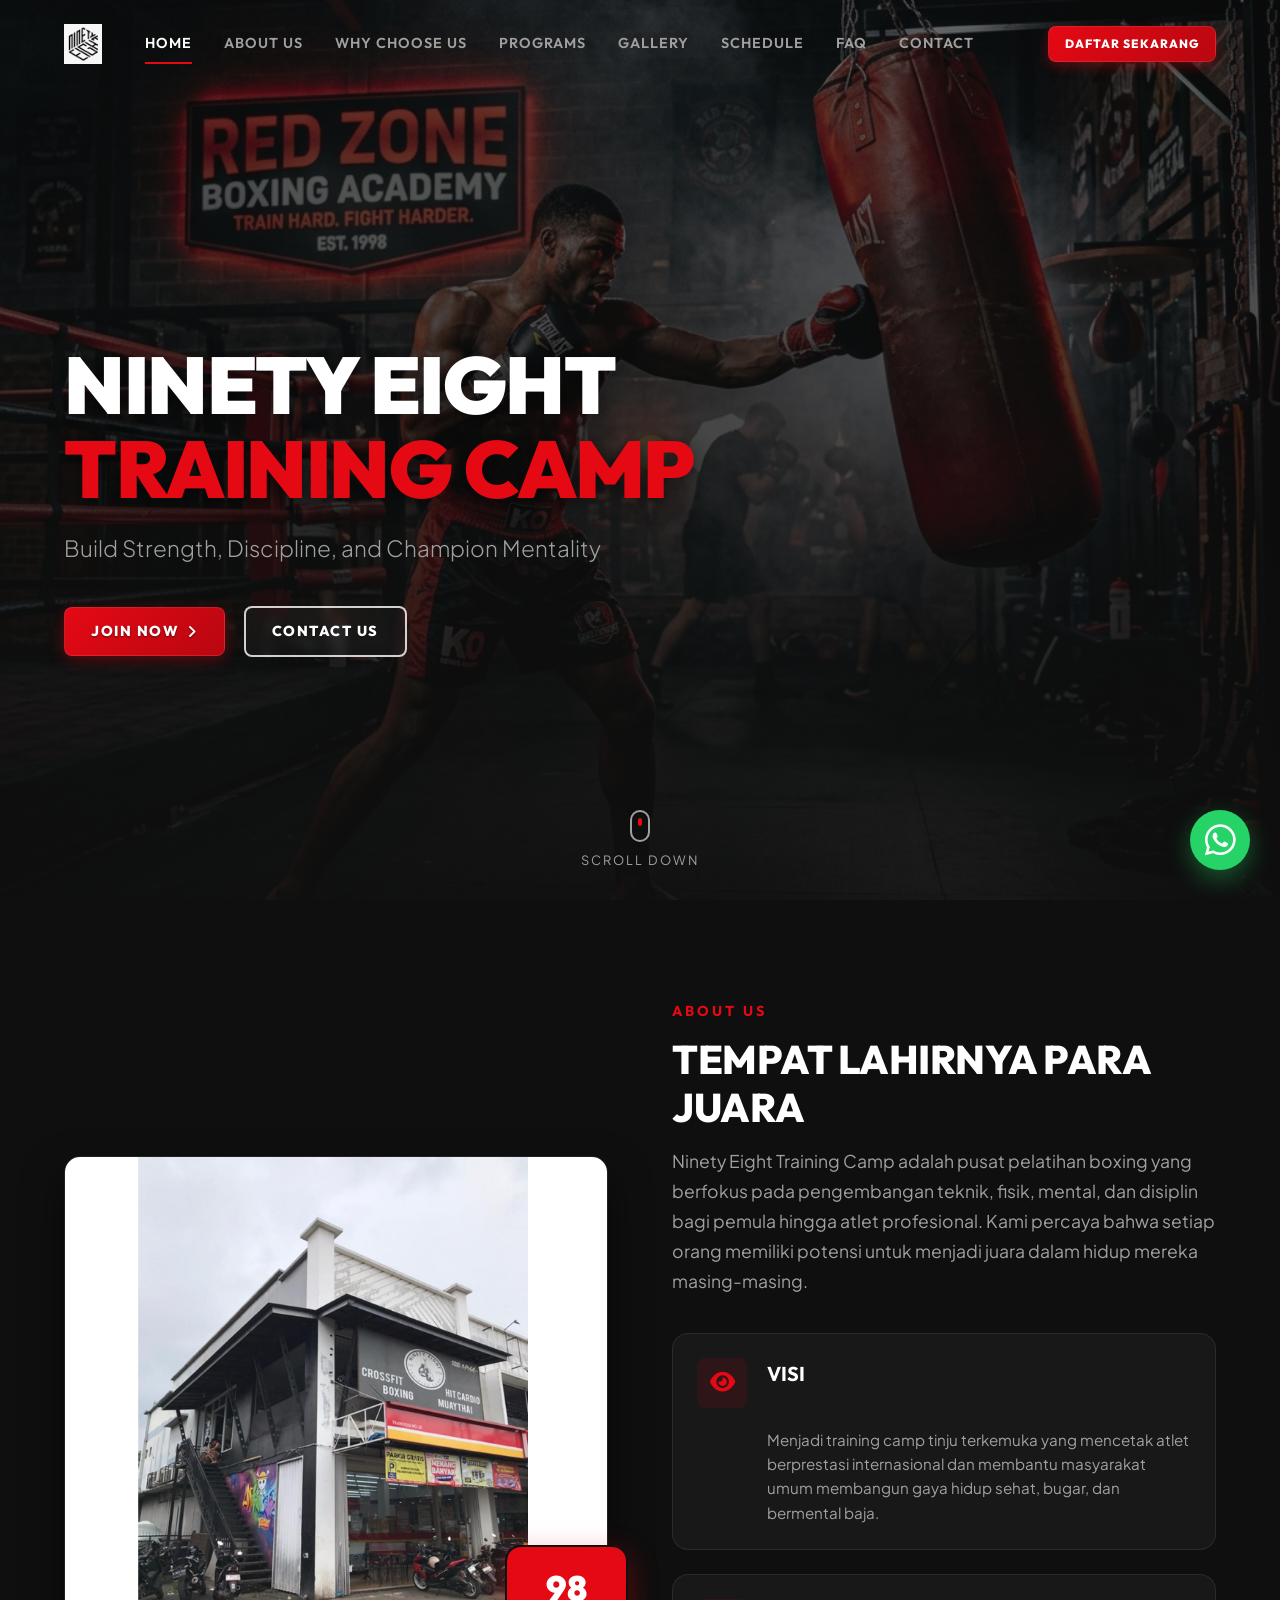
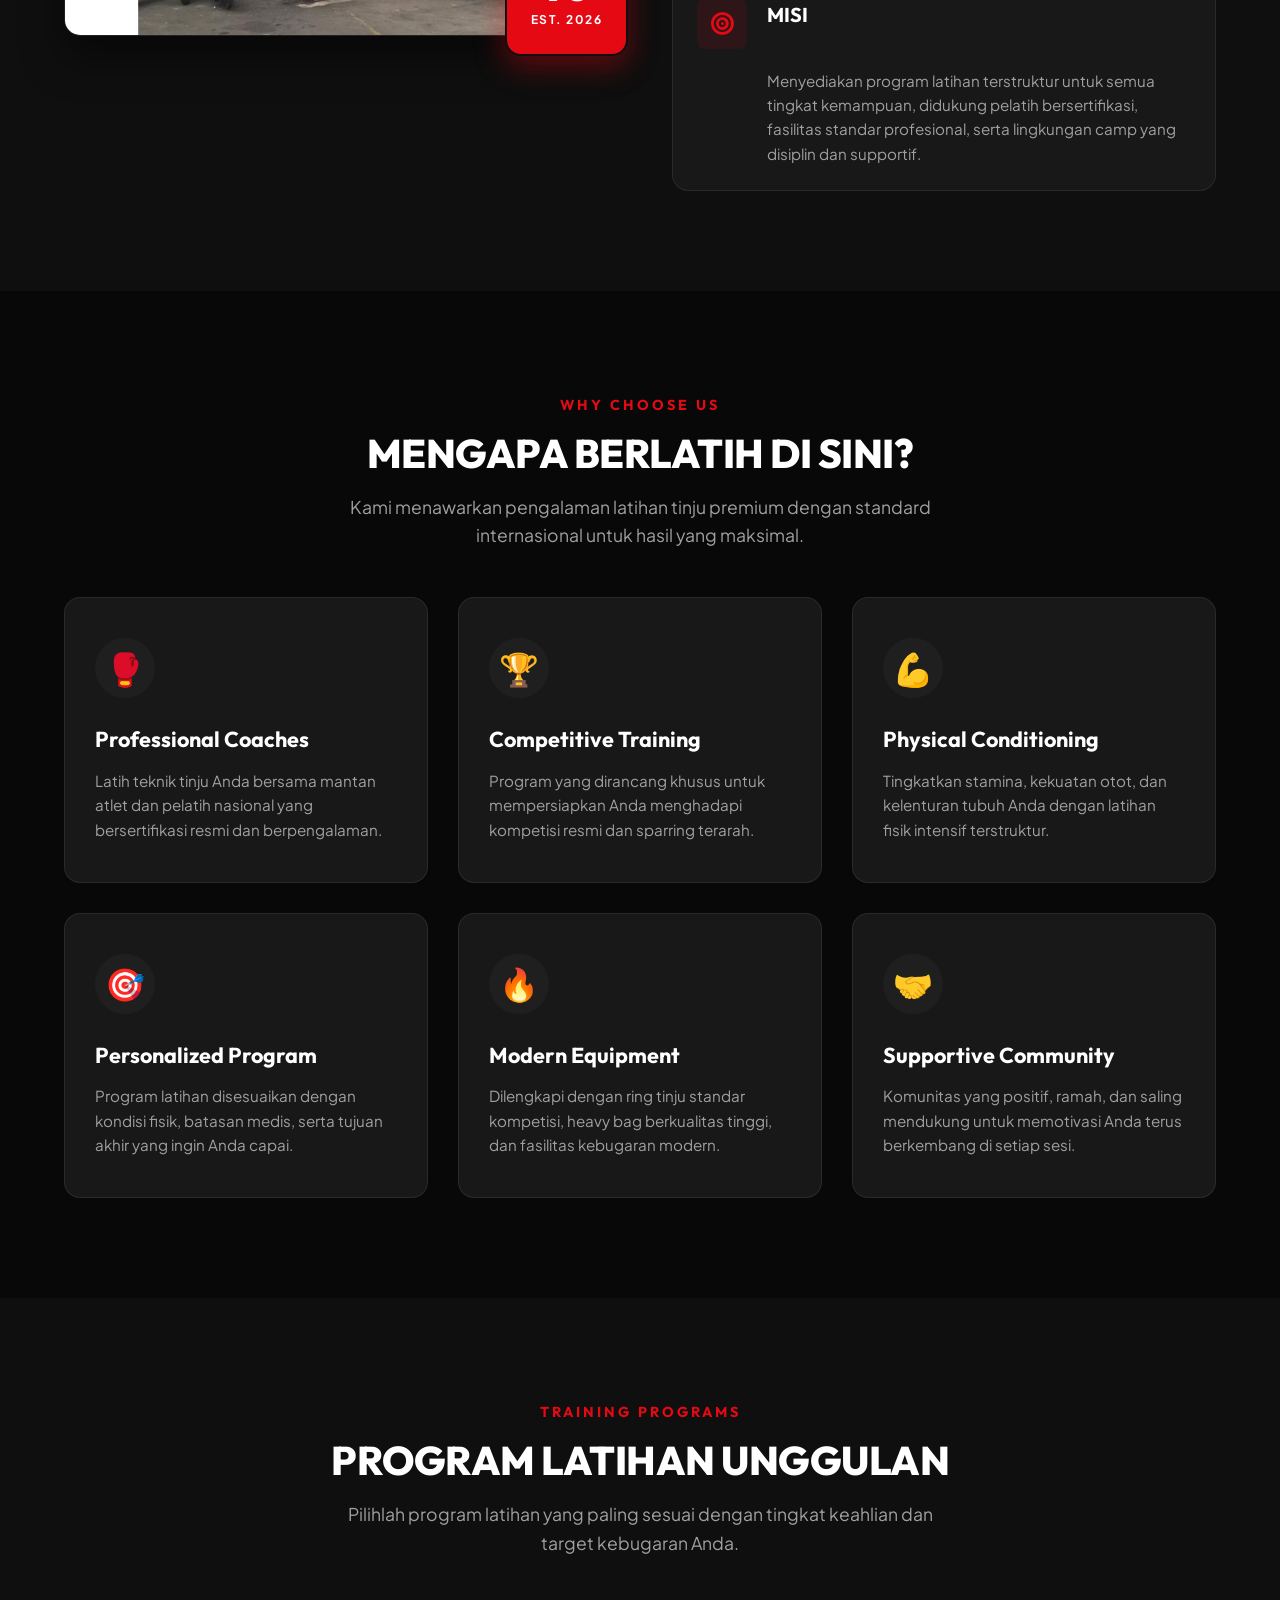
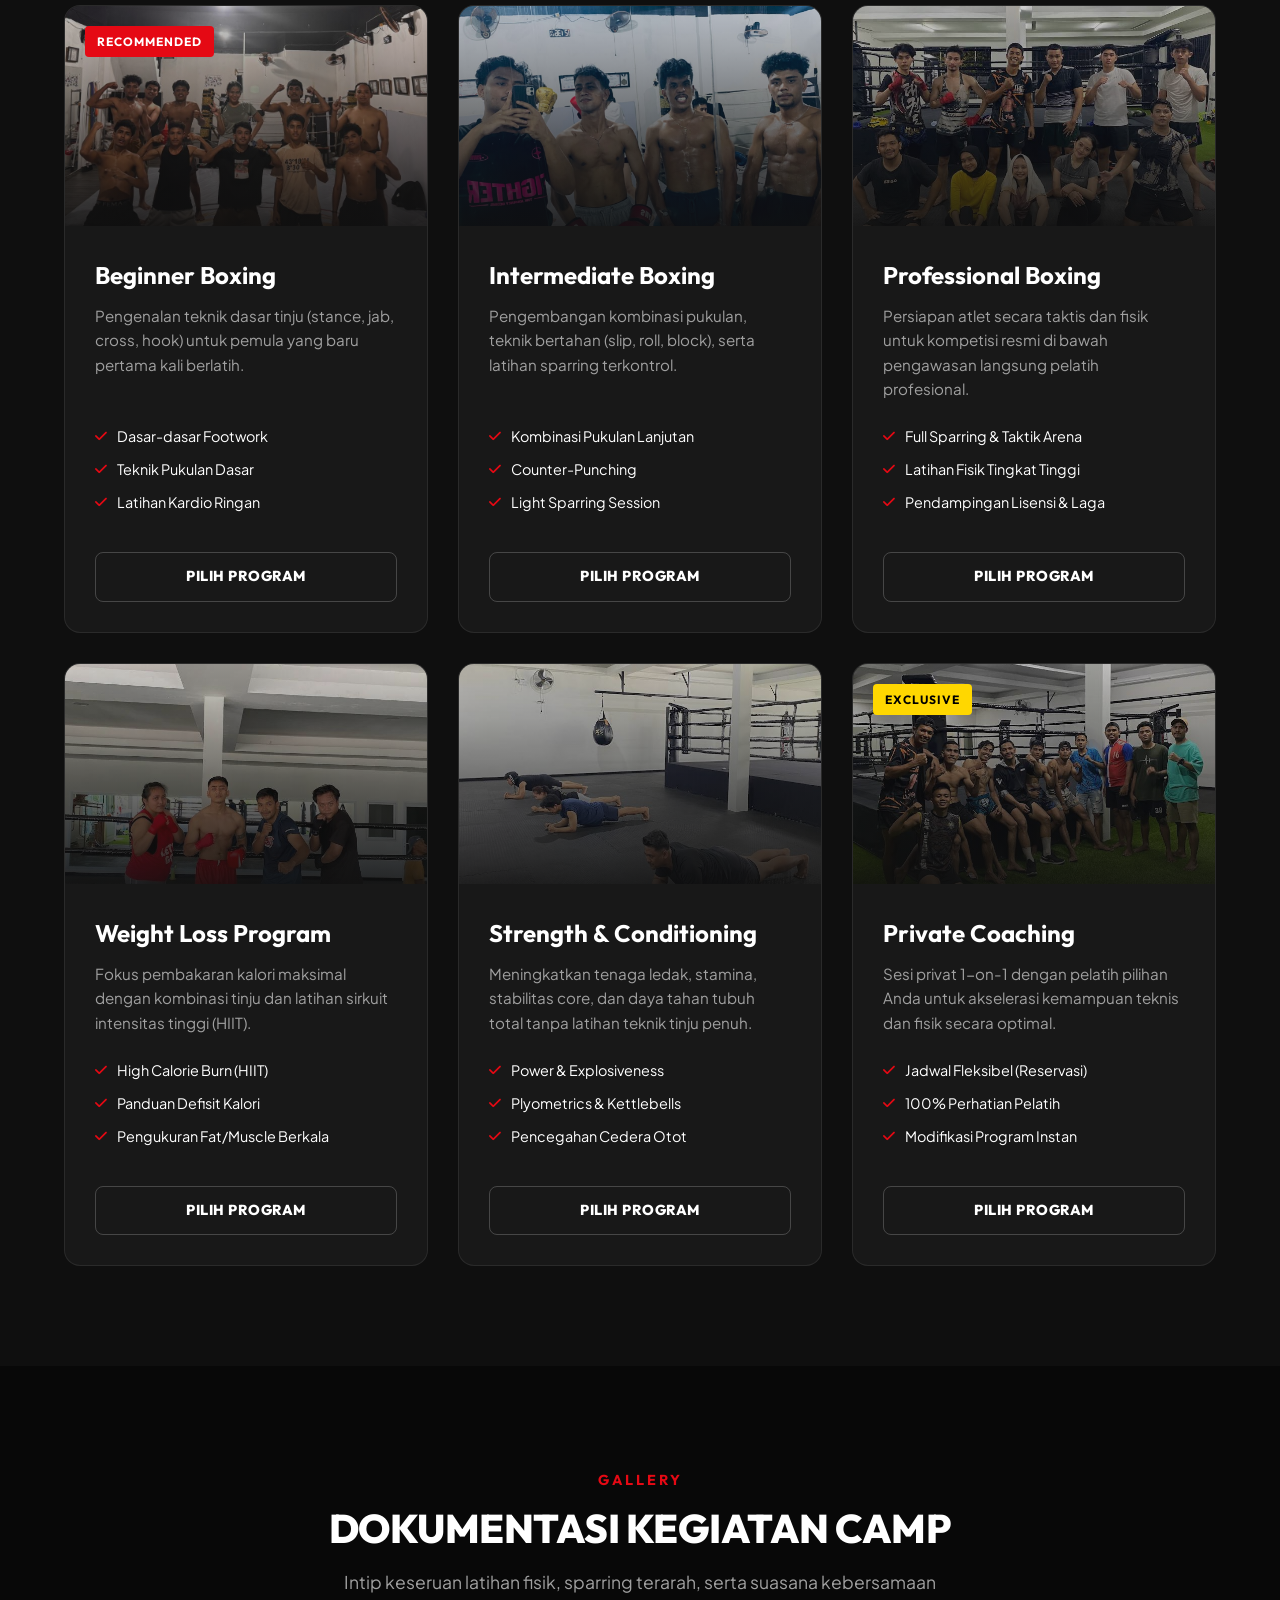
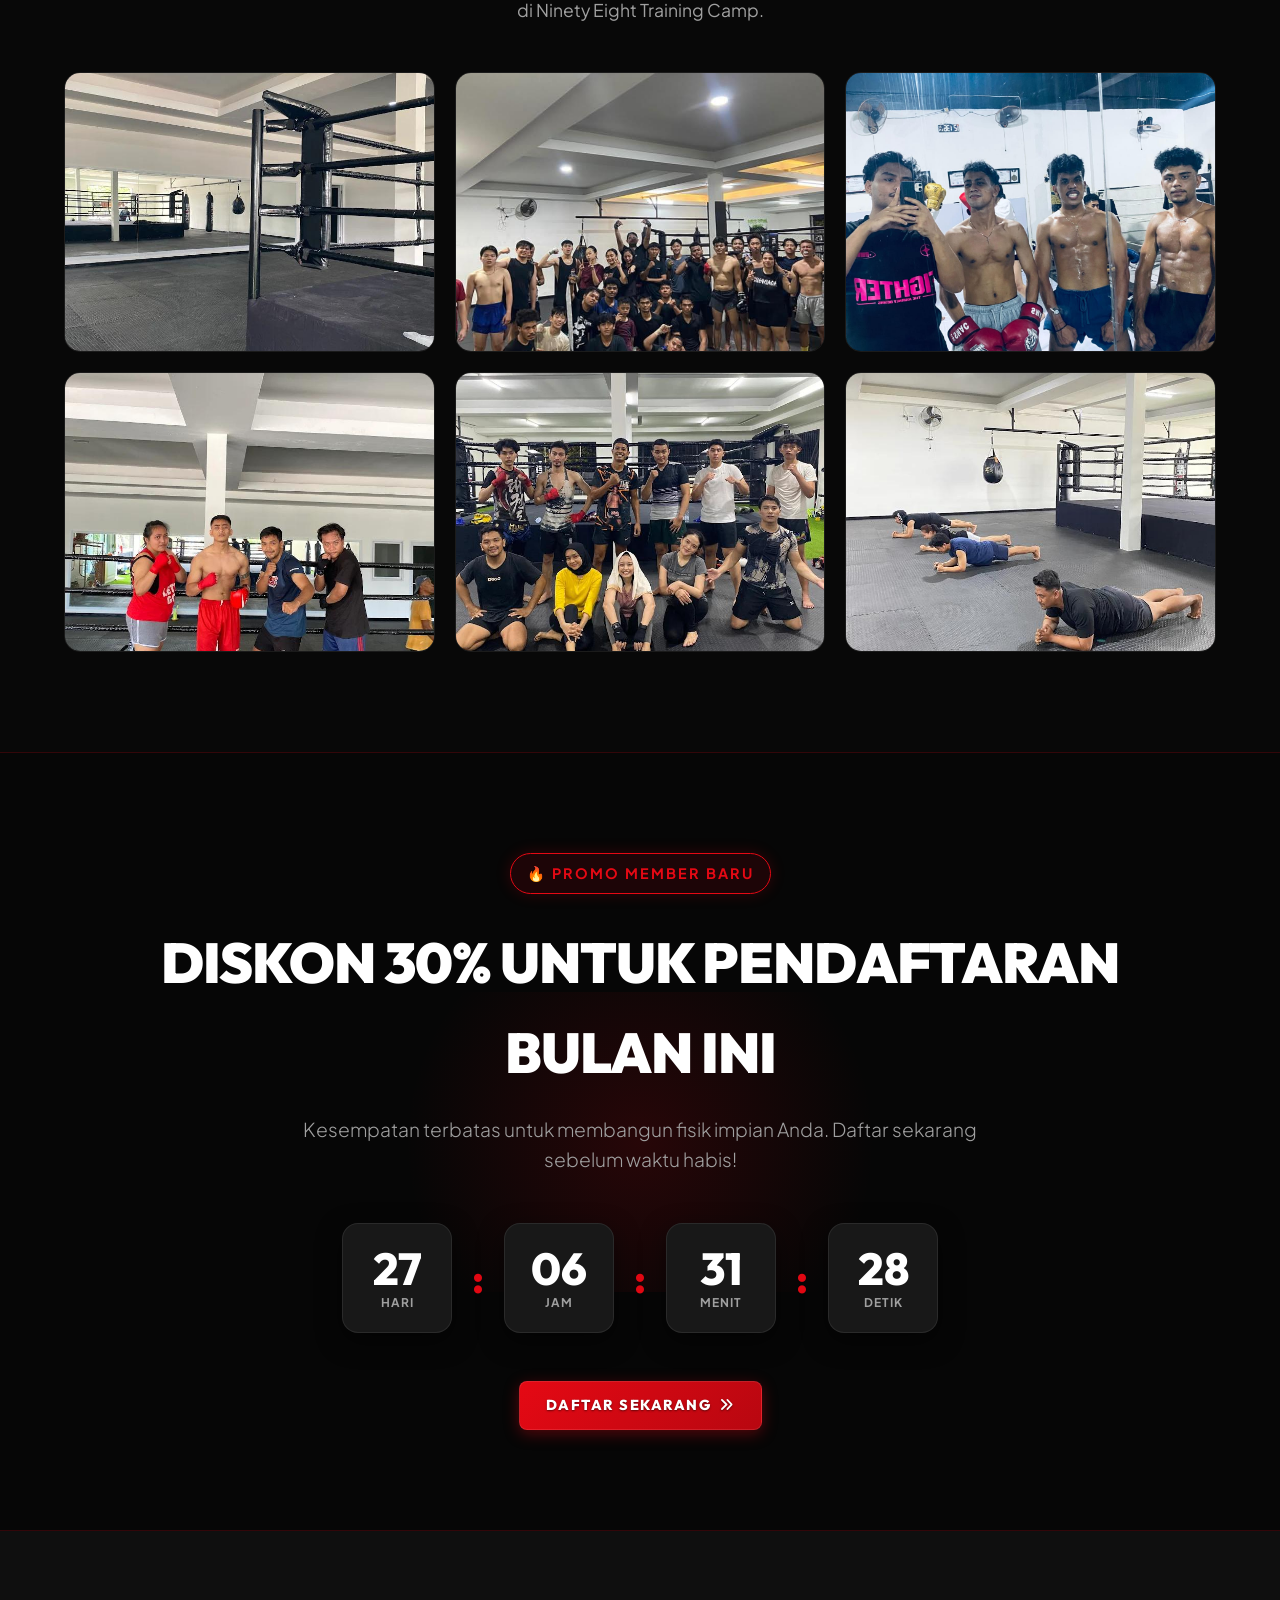
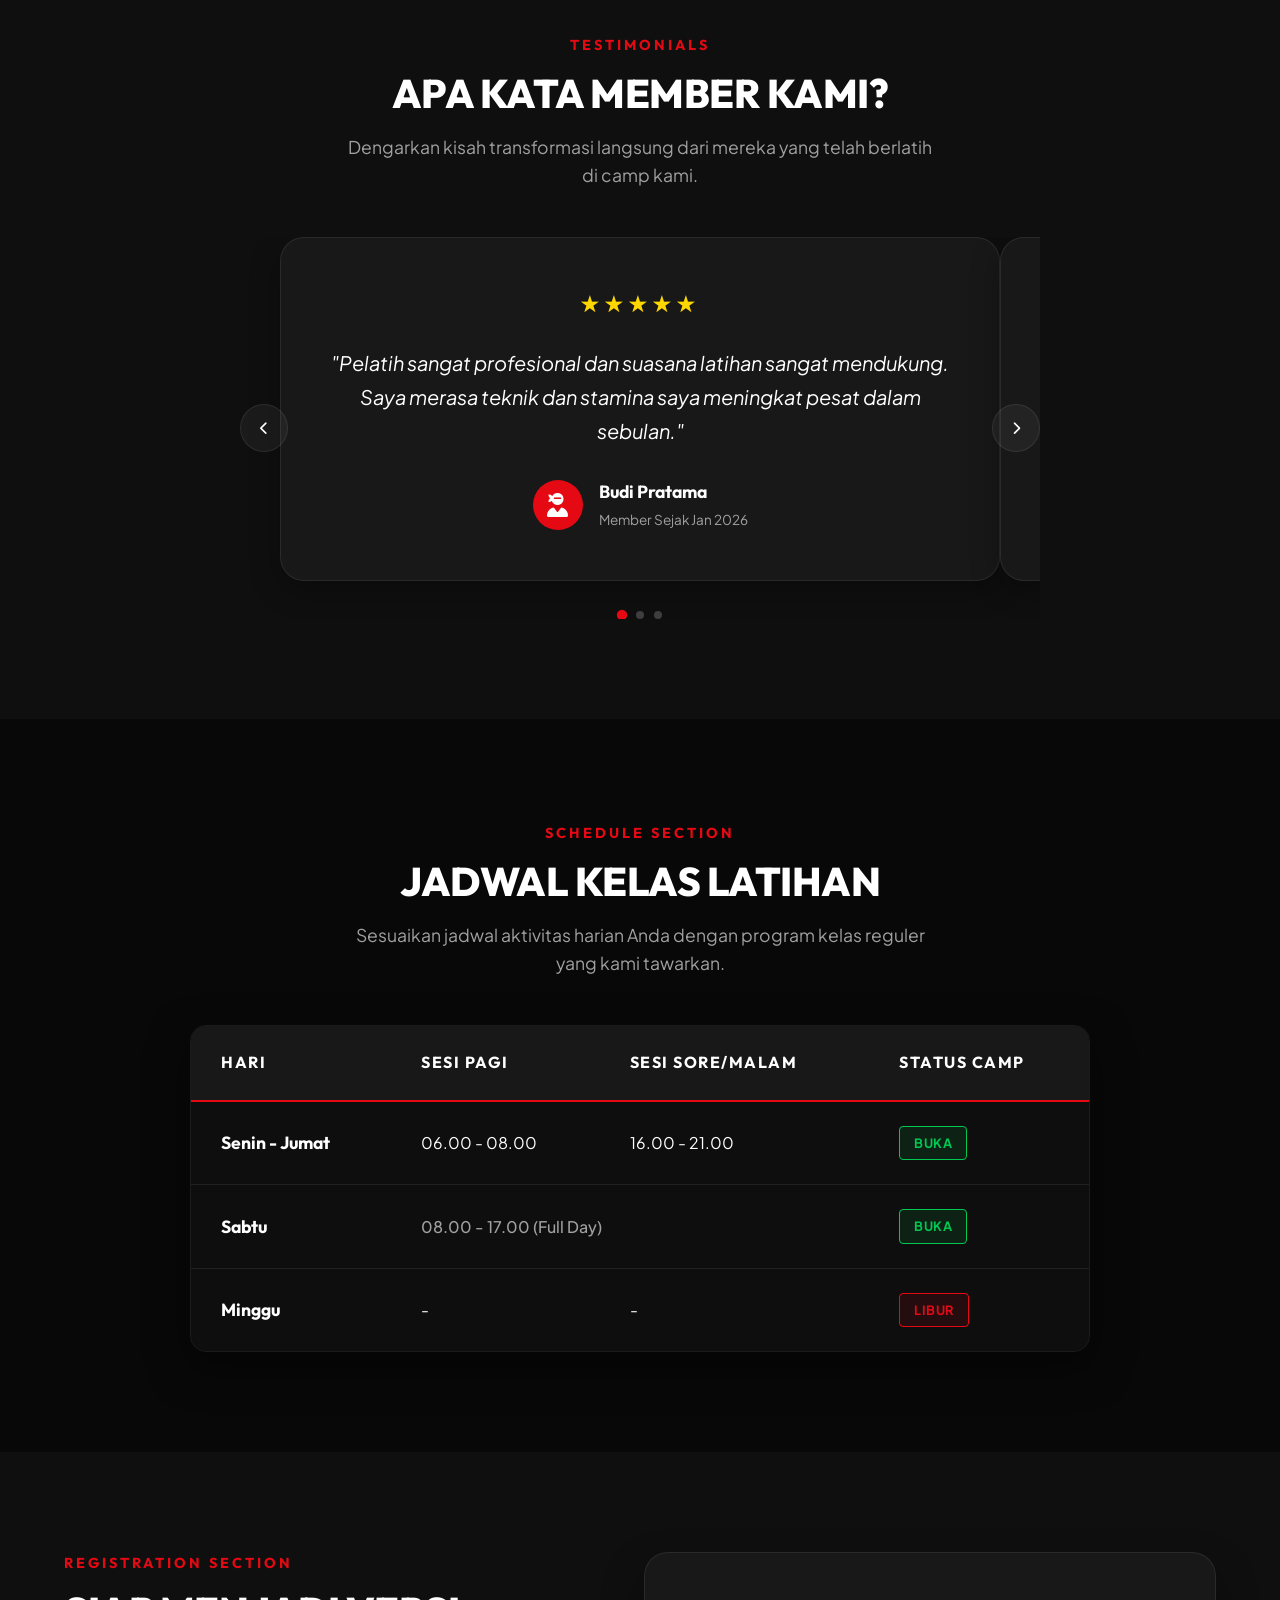
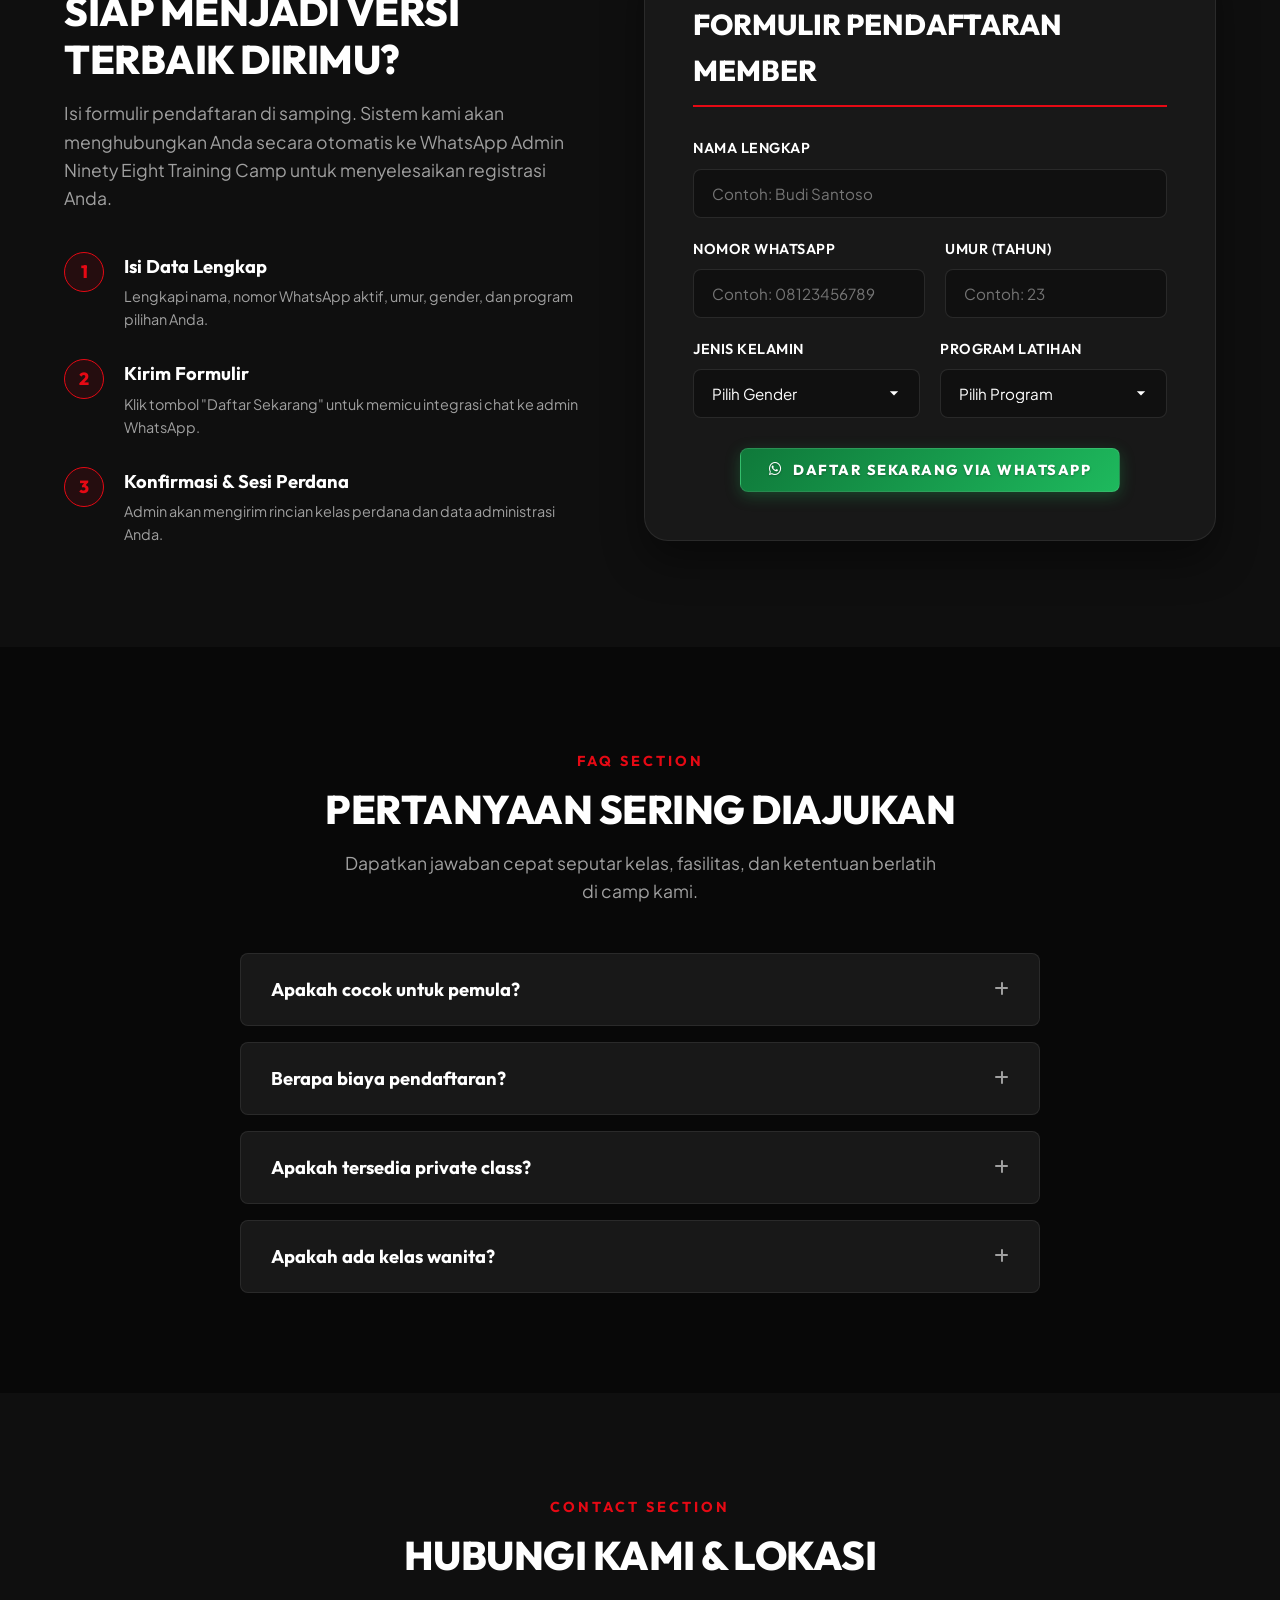
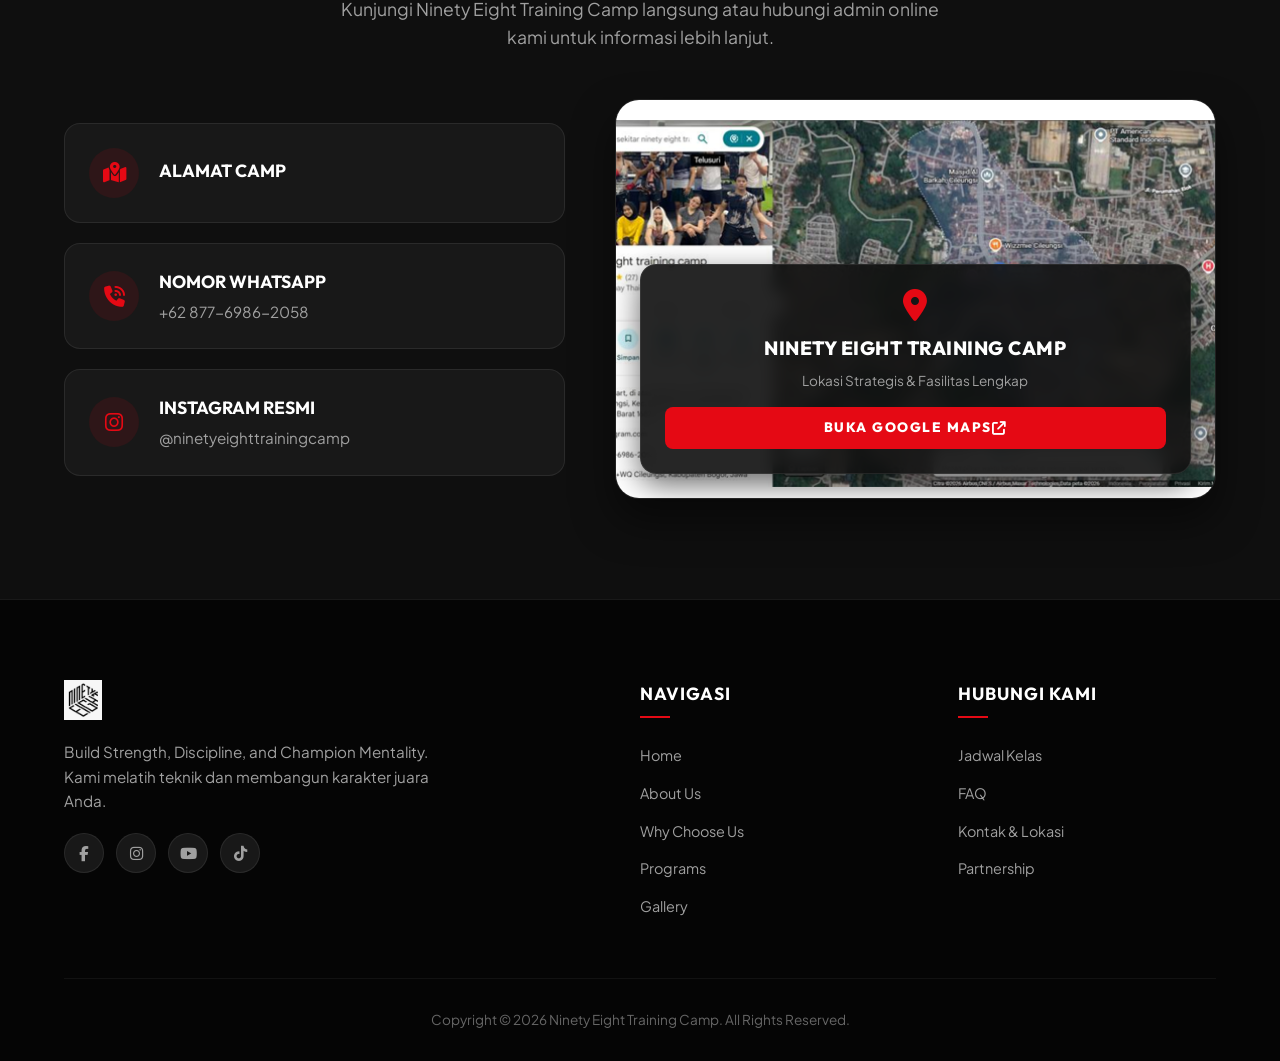
<file: index.html>
<!DOCTYPE html>
<html lang="id">

<head>
    <meta charset="UTF-8">
    <meta name="viewport" content="width=device-width, initial-scale=1.0">
    <title>Ninety Eight Training Camp - Boxing Gym & Training Camp Premium</title>
    <meta name="description"
        content="Ninety Eight Training Camp adalah pusat pelatihan boxing premium yang berfokus pada pengembangan teknik, fisik, mental, dan disiplin untuk pemula hingga atlet profesional.">
    <meta name="keywords"
        content="boxing gym, training camp, Ninety Eight, tinju profesional, olahraga, kebugaran, latihan fisik, boxing Jakarta, boxing Indonesia">
    <meta name="author" content="Ninety Eight Training Camp">

    <!-- Open Graph / Facebook -->
    <meta property="og:type" content="website">
    <meta property="og:url" content="https://ninetyeighttrainingcamp.com/">
    <meta property="og:title" content="Ninety Eight Training Camp - Boxing Gym Premium">
    <meta property="og:description"
        content="Mulai latihan boxing Anda bersama pelatih profesional di Ninety Eight Training Camp. Bangun kekuatan, disiplin, dan mental juara!">
    <meta property="og:image" content="asset/hero_background.png">

    <!-- Twitter -->
    <meta property="twitter:card" content="summary_large_image">
    <meta property="twitter:title" content="Ninety Eight Training Camp - Boxing Gym Premium">
    <meta property="twitter:description"
        content="Mulai latihan boxing Anda bersama pelatih profesional di Ninety Eight Training Camp. Bangun kekuatan, disiplin, dan mental juara!">
    <meta property="twitter:image" content="asset/hero_background.png">

    <!-- Google Fonts -->
    <link rel="preconnect" href="https://fonts.googleapis.com">
    <link rel="preconnect" href="https://fonts.gstatic.com" crossorigin>
    <link
        href="https://fonts.googleapis.com/css2?family=Outfit:wght@400;600;700;800;900&family=Plus+Jakarta+Sans:wght@300;400;500;600;700&display=swap"
        rel="stylesheet">

    <!-- Font Awesome for Icons -->
    <link rel="stylesheet" href="https://cdnjs.cloudflare.com/ajax/libs/font-awesome/6.4.0/css/all.min.css">

    <!-- Stylesheet -->
    <link rel="stylesheet" href="style.css">
</head>

<body>

    <!-- Loading Screen -->
    <div id="loader" class="loader-wrapper">
        <div class="loader-content">
            <div class="glove-loading">
                <i class="fa-solid fa-mitten glove-icon"></i>
            </div>
            <div class="loader-bar">
                <div class="loader-progress"></div>
            </div>
            <p class="loader-text">NINETY EIGHT</p>
        </div>
    </div>

    <!-- Header / Navigation Bar -->
    <header class="navbar" id="navbar">
        <div class="nav-container">
            <a href="#home" class="nav-logo" id="nav-logo">
                <img src="asset/logo.jpeg" alt="Ninety Eight Training Camp Logo" class="nav-logo-img">
            </a>

            <nav class="nav-menu" id="nav-menu">
                <a href="#home" class="nav-link active">Home</a>
                <a href="#about" class="nav-link">About Us</a>
                <a href="#why-choose" class="nav-link">Why Choose Us</a>
                <a href="#programs" class="nav-link">Programs</a>
                <a href="#gallery" class="nav-link">Gallery</a>
                <a href="#schedule" class="nav-link">Schedule</a>
                <a href="#faq" class="nav-link">FAQ</a>
                <a href="#contact" class="nav-link">Contact</a>
                <a href="#register" class="nav-cta-mobile">Daftar Sekarang</a>
            </nav>

            <div class="nav-actions">
                <a href="#register" class="nav-cta">Daftar Sekarang</a>
                <button class="hamburger" id="hamburger" aria-label="Toggle navigation menu">
                    <span class="bar"></span>
                    <span class="bar"></span>
                    <span class="bar"></span>
                </button>
            </div>
        </div>
    </header>

    <!-- 1. Hero Section -->
    <section class="hero-section" id="home"
        style="background-image: linear-gradient(rgba(15, 15, 15, 0.6), rgba(15, 15, 15, 0.95)), url('asset/hero_background.png');">
        <div class="hero-content">
            <h1 class="hero-title reveal-up">NINETY EIGHT<br><span class="red-text">TRAINING CAMP</span></h1>
            <p class="hero-subtitle reveal-up delay-1">Build Strength, Discipline, and Champion Mentality</p>
            <div class="hero-buttons reveal-up delay-2">
                <a href="#register" class="btn btn-primary">Join Now <i class="fa-solid fa-angle-right"></i></a>
                <a href="#contact" class="btn btn-secondary">Contact Us</a>
            </div>
        </div>
        <div class="hero-scroll-indicator">
            <span class="mouse-wheel"></span>
            <p>Scroll Down</p>
        </div>
    </section>

    <!-- 2. About Us Section -->
    <section class="about-section" id="about">
        <div class="container">
            <div class="about-grid">
                <div class="about-image-wrapper reveal-left">
                    <img src="asset/foto_instansi.png" alt="Ninety Eight Training Camp Gym" class="about-img">
                    <div class="experience-badge">
                        <span class="badge-num">98</span>
                        <span class="badge-text">EST. 2026</span>
                    </div>
                </div>
                <div class="about-info reveal-right">
                    <span class="section-tag">About Us</span>
                    <h2 class="section-title">Tempat Lahirnya Para Juara</h2>
                    <p class="about-description">
                        Ninety Eight Training Camp adalah pusat pelatihan boxing yang berfokus pada pengembangan teknik,
                        fisik, mental, dan disiplin bagi pemula hingga atlet profesional. Kami percaya bahwa setiap
                        orang memiliki potensi untuk menjadi juara dalam hidup mereka masing-masing.
                    </p>

                    <div class="vision-mission">
                        <div class="vm-card">
                            <div class="vm-icon"><i class="fa-solid fa-eye"></i></div>
                            <h3>Visi</h3>
                            <p>Menjadi training camp tinju terkemuka yang mencetak atlet berprestasi internasional dan
                                membantu masyarakat umum membangun gaya hidup sehat, bugar, dan bermental baja.</p>
                        </div>
                        <div class="vm-card">
                            <div class="vm-icon"><i class="fa-solid fa-bullseye"></i></div>
                            <h3>Misi</h3>
                            <p>Menyediakan program latihan terstruktur untuk semua tingkat kemampuan, didukung pelatih
                                bersertifikasi, fasilitas standar profesional, serta lingkungan camp yang disiplin dan
                                supportif.</p>
                        </div>
                    </div>
                </div>
            </div>
        </div>
    </section>

    <!-- 3. Why Choose Us Section -->
    <section class="why-choose-section" id="why-choose">
        <div class="container">
            <div class="text-center reveal-up">
                <span class="section-tag">Why Choose Us</span>
                <h2 class="section-title">Mengapa Berlatih di Sini?</h2>
                <p class="section-subtitle">Kami menawarkan pengalaman latihan tinju premium dengan standard
                    internasional untuk hasil yang maksimal.</p>
            </div>

            <div class="why-grid">
                <!-- Card 1 -->
                <div class="why-card reveal-up">
                    <div class="why-icon-box">
                        <span class="why-emoji">🥊</span>
                    </div>
                    <h3>Professional Coaches</h3>
                    <p>Latih teknik tinju Anda bersama mantan atlet dan pelatih nasional yang bersertifikasi resmi dan
                        berpengalaman.</p>
                </div>
                <!-- Card 2 -->
                <div class="why-card reveal-up delay-1">
                    <div class="why-icon-box">
                        <span class="why-emoji">🏆</span>
                    </div>
                    <h3>Competitive Training</h3>
                    <p>Program yang dirancang khusus untuk mempersiapkan Anda menghadapi kompetisi resmi dan sparring
                        terarah.</p>
                </div>
                <!-- Card 3 -->
                <div class="why-card reveal-up delay-2">
                    <div class="why-icon-box">
                        <span class="why-emoji">💪</span>
                    </div>
                    <h3>Physical Conditioning</h3>
                    <p>Tingkatkan stamina, kekuatan otot, dan kelenturan tubuh Anda dengan latihan fisik intensif
                        terstruktur.</p>
                </div>
                <!-- Card 4 -->
                <div class="why-card reveal-up">
                    <div class="why-icon-box">
                        <span class="why-emoji">🎯</span>
                    </div>
                    <h3>Personalized Program</h3>
                    <p>Program latihan disesuaikan dengan kondisi fisik, batasan medis, serta tujuan akhir yang ingin
                        Anda capai.</p>
                </div>
                <!-- Card 5 -->
                <div class="why-card reveal-up delay-1">
                    <div class="why-icon-box">
                        <span class="why-emoji">🔥</span>
                    </div>
                    <h3>Modern Equipment</h3>
                    <p>Dilengkapi dengan ring tinju standar kompetisi, heavy bag berkualitas tinggi, dan fasilitas
                        kebugaran modern.</p>
                </div>
                <!-- Card 6 -->
                <div class="why-card reveal-up delay-2">
                    <div class="why-icon-box">
                        <span class="why-emoji">🤝</span>
                    </div>
                    <h3>Supportive Community</h3>
                    <p>Komunitas yang positif, ramah, dan saling mendukung untuk memotivasi Anda terus berkembang di
                        setiap sesi.</p>
                </div>
            </div>
        </div>
    </section>

    <!-- 4. Training Programs Section -->
    <section class="programs-section" id="programs">
        <div class="container">
            <div class="text-center reveal-up">
                <span class="section-tag">Training Programs</span>
                <h2 class="section-title">Program Latihan Unggulan</h2>
                <p class="section-subtitle">Pilihlah program latihan yang paling sesuai dengan tingkat keahlian dan
                    target kebugaran Anda.</p>
            </div>

            <div class="programs-grid">
                <!-- Program 1 -->
                <div class="program-card reveal-up">
                    <div class="program-img-placeholder"
                        style="background-image: linear-gradient(to bottom, rgba(15,15,15,0.2), rgba(15,15,15,0.9)), url('asset/foto.jpeg');">
                        <span class="program-badge">Recommended</span>
                    </div>
                    <div class="program-info">
                        <h3>Beginner Boxing</h3>
                        <p class="program-desc">Pengenalan teknik dasar tinju (stance, jab, cross, hook) untuk pemula
                            yang baru pertama kali berlatih.</p>
                        <ul class="program-features">
                            <li><i class="fa-solid fa-check"></i> Dasar-dasar Footwork</li>
                            <li><i class="fa-solid fa-check"></i> Teknik Pukulan Dasar</li>
                            <li><i class="fa-solid fa-check"></i> Latihan Kardio Ringan</li>
                        </ul>
                        <a href="#register" class="btn btn-card-cta select-program-btn"
                            data-program="Beginner Boxing">Pilih Program</a>
                    </div>
                </div>

                <!-- Program 2 -->
                <div class="program-card reveal-up delay-1">
                    <div class="program-img-placeholder"
                        style="background-image: linear-gradient(to bottom, rgba(15,15,15,0.2), rgba(15,15,15,0.9)), url('asset/foro.jpeg');">
                    </div>
                    <div class="program-info">
                        <h3>Intermediate Boxing</h3>
                        <p class="program-desc">Pengembangan kombinasi pukulan, teknik bertahan (slip, roll, block),
                            serta latihan sparring terkontrol.</p>
                        <ul class="program-features">
                            <li><i class="fa-solid fa-check"></i> Kombinasi Pukulan Lanjutan</li>
                            <li><i class="fa-solid fa-check"></i> Counter-Punching</li>
                            <li><i class="fa-solid fa-check"></i> Light Sparring Session</li>
                        </ul>
                        <a href="#register" class="btn btn-card-cta select-program-btn"
                            data-program="Intermediate Boxing">Pilih Program</a>
                    </div>
                </div>

                <!-- Program 3 -->
                <div class="program-card reveal-up delay-2">
                    <div class="program-img-placeholder"
                        style="background-image: linear-gradient(to bottom, rgba(15,15,15,0.2), rgba(15,15,15,0.9)), url('asset/foto3.jpeg');">
                    </div>
                    <div class="program-info">
                        <h3>Professional Boxing</h3>
                        <p class="program-desc">Persiapan atlet secara taktis dan fisik untuk kompetisi resmi di bawah
                            pengawasan langsung pelatih profesional.</p>
                        <ul class="program-features">
                            <li><i class="fa-solid fa-check"></i> Full Sparring & Taktik Arena</li>
                            <li><i class="fa-solid fa-check"></i> Latihan Fisik Tingkat Tinggi</li>
                            <li><i class="fa-solid fa-check"></i> Pendampingan Lisensi & Laga</li>
                        </ul>
                        <a href="#register" class="btn btn-card-cta select-program-btn"
                            data-program="Professional Boxing">Pilih Program</a>
                    </div>
                </div>

                <!-- Program 4 -->
                <div class="program-card reveal-up">
                    <div class="program-img-placeholder"
                        style="background-image: linear-gradient(to bottom, rgba(15,15,15,0.2), rgba(15,15,15,0.9)), url('asset/foto2.jpeg');">
                    </div>
                    <div class="program-info">
                        <h3>Weight Loss Program</h3>
                        <p class="program-desc">Fokus pembakaran kalori maksimal dengan kombinasi tinju dan latihan
                            sirkuit intensitas tinggi (HIIT).</p>
                        <ul class="program-features">
                            <li><i class="fa-solid fa-check"></i> High Calorie Burn (HIIT)</li>
                            <li><i class="fa-solid fa-check"></i> Panduan Defisit Kalori</li>
                            <li><i class="fa-solid fa-check"></i> Pengukuran Fat/Muscle Berkala</li>
                        </ul>
                        <a href="#register" class="btn btn-card-cta select-program-btn"
                            data-program="Weight Loss Program">Pilih Program</a>
                    </div>
                </div>

                <!-- Program 5 -->
                <div class="program-card reveal-up delay-1">
                    <div class="program-img-placeholder"
                        style="background-image: linear-gradient(to bottom, rgba(15,15,15,0.2), rgba(15,15,15,0.9)), url('asset/foto5.jpeg');">
                    </div>
                    <div class="program-info">
                        <h3>Strength & Conditioning</h3>
                        <p class="program-desc">Meningkatkan tenaga ledak, stamina, stabilitas core, dan daya tahan
                            tubuh total tanpa latihan teknik tinju penuh.</p>
                        <ul class="program-features">
                            <li><i class="fa-solid fa-check"></i> Power & Explosiveness</li>
                            <li><i class="fa-solid fa-check"></i> Plyometrics & Kettlebells</li>
                            <li><i class="fa-solid fa-check"></i> Pencegahan Cedera Otot</li>
                        </ul>
                        <a href="#register" class="btn btn-card-cta select-program-btn"
                            data-program="Strength & Conditioning">Pilih Program</a>
                    </div>
                </div>

                <!-- Program 6 -->
                <div class="program-card reveal-up delay-2">
                    <div class="program-img-placeholder"
                        style="background-image: linear-gradient(to bottom, rgba(15,15,15,0.2), rgba(15,15,15,0.9)), url('asset/foto6.jpeg');">
                        <span class="program-badge VIP">Exclusive</span>
                    </div>
                    <div class="program-info">
                        <h3>Private Coaching</h3>
                        <p class="program-desc">Sesi privat 1-on-1 dengan pelatih pilihan Anda untuk akselerasi
                            kemampuan teknis dan fisik secara optimal.</p>
                        <ul class="program-features">
                            <li><i class="fa-solid fa-check"></i> Jadwal Fleksibel (Reservasi)</li>
                            <li><i class="fa-solid fa-check"></i> 100% Perhatian Pelatih</li>
                            <li><i class="fa-solid fa-check"></i> Modifikasi Program Instan</li>
                        </ul>
                        <a href="#register" class="btn btn-card-cta select-program-btn"
                            data-program="Private Coaching">Pilih Program</a>
                    </div>
                </div>
            </div>
        </div>
    </section>

    <!-- 5. Gallery Section -->
    <section class="gallery-section" id="gallery">
        <div class="container">
            <div class="text-center reveal-up">
                <span class="section-tag">Gallery</span>
                <h2 class="section-title">Dokumentasi Kegiatan Camp</h2>
                <p class="section-subtitle">Intip keseruan latihan fisik, sparring terarah, serta suasana kebersamaan di
                    Ninety Eight Training Camp.</p>
            </div>

            <div class="gallery-grid">
                <!-- Item 1: Foto Latihan Boxing -->
                <div class="gallery-item reveal-up" data-category="Latihan Boxing">
                    <img src="asset/foto7.jpeg" alt="Foto Latihan Boxing" class="gallery-img">
                    <div class="gallery-overlay">
                        <span class="gallery-tag">Latihan Boxing</span>
                        <i class="fa-solid fa-expand gallery-icon"></i>
                    </div>
                </div>

                <!-- Item 2: Sparring Session -->
                <div class="gallery-item reveal-up delay-1" data-category="Sparring Session">
                    <img src="asset/foto8.jpeg" alt="Sparring Session" class="gallery-img">
                    <div class="gallery-overlay">
                        <span class="gallery-tag">Sparring Session</span>
                        <i class="fa-solid fa-expand gallery-icon"></i>
                    </div>
                </div>

                <!-- Item 3: Fitness Training -->
                <div class="gallery-item reveal-up delay-2" data-category="Fitness Training">
                    <img src="asset/foro.jpeg" alt="Fitness Training" class="gallery-img">
                    <div class="gallery-overlay">
                        <span class="gallery-tag">Fitness Training</span>
                        <i class="fa-solid fa-expand gallery-icon"></i>
                    </div>
                </div>

                <!-- Item 4: Coach Activities -->
                <div class="gallery-item reveal-up" data-category="Coach Activities">
                    <img src="asset/foto2.jpeg" alt="Coach Activities" class="gallery-img">
                    <div class="gallery-overlay">
                        <span class="gallery-tag">Coach Activities</span>
                        <i class="fa-solid fa-expand gallery-icon"></i>
                    </div>
                </div>

                <!-- Item 5: Competition Moments -->
                <div class="gallery-item reveal-up delay-1" data-category="Competition Moments">
                    <img src="asset/foto3.jpeg" alt="Competition Moments" class="gallery-img">
                    <div class="gallery-overlay">
                        <span class="gallery-tag">Competition Moments</span>
                        <i class="fa-solid fa-expand gallery-icon"></i>
                    </div>
                </div>

                <!-- Item 6: Team Training -->
                <div class="gallery-item reveal-up delay-2" data-category="Team Training">
                    <img src="asset/foto5.jpeg" alt="Team Training" class="gallery-img">
                    <div class="gallery-overlay">
                        <span class="gallery-tag">Team Training</span>
                        <i class="fa-solid fa-expand gallery-icon"></i>
                    </div>
                </div>
            </div>
        </div>
    </section>

    <!-- Custom Lightbox Modal -->
    <div id="lightbox" class="lightbox-modal">
        <span class="lightbox-close">&times;</span>
        <div class="lightbox-content-wrapper">
            <img class="lightbox-content" id="lightbox-img">
            <div id="lightbox-caption" class="lightbox-caption"></div>
        </div>
    </div>

    <!-- 6. Promotion Section -->
    <section class="promo-section">
        <div class="promo-bg-glow"></div>
        <div class="container text-center">
            <span class="promo-badge-tag reveal-up">🔥 PROMO MEMBER BARU</span>
            <h2 class="promo-title reveal-up">DISKON 30% UNTUK PENDAFTARAN BULAN INI</h2>
            <p class="promo-subtitle reveal-up">Kesempatan terbatas untuk membangun fisik impian Anda. Daftar sekarang
                sebelum waktu habis!</p>

            <!-- Countdown Timer Container -->
            <div class="countdown-container reveal-up">
                <div class="countdown-box">
                    <span class="countdown-num" id="days">00</span>
                    <span class="countdown-label">HARI</span>
                </div>
                <div class="countdown-separator">:</div>
                <div class="countdown-box">
                    <span class="countdown-num" id="hours">00</span>
                    <span class="countdown-label">JAM</span>
                </div>
                <div class="countdown-separator">:</div>
                <div class="countdown-box">
                    <span class="countdown-num" id="minutes">00</span>
                    <span class="countdown-label">MENIT</span>
                </div>
                <div class="countdown-separator">:</div>
                <div class="countdown-box">
                    <span class="countdown-num" id="seconds">00</span>
                    <span class="countdown-label">DETIK</span>
                </div>
            </div>

            <a href="#register" class="btn btn-primary reveal-up">Daftar Sekarang <i
                    class="fa-solid fa-angle-double-right"></i></a>
        </div>
    </section>

    <!-- 7. Testimonials Section -->
    <section class="testimonials-section">
        <div class="container">
            <div class="text-center reveal-up">
                <span class="section-tag">Testimonials</span>
                <h2 class="section-title">Apa Kata Member Kami?</h2>
                <p class="section-subtitle">Dengarkan kisah transformasi langsung dari mereka yang telah berlatih di
                    camp kami.</p>
            </div>

            <div class="slider-wrapper reveal-up">
                <div class="testimonial-slider" id="testimonial-slider">
                    <!-- Slide 1 -->
                    <div class="testimonial-slide">
                        <div class="stars">★★★★★</div>
                        <p class="testimonial-text">"Pelatih sangat profesional dan suasana latihan sangat mendukung.
                            Saya merasa teknik dan stamina saya meningkat pesat dalam sebulan."</p>
                        <div class="member-info">
                            <div class="member-avatar">
                                <i class="fa-solid fa-user-ninja"></i>
                            </div>
                            <div>
                                <h4 class="member-name">Budi Pratama</h4>
                                <span class="member-role">Member Sejak Jan 2026</span>
                            </div>
                        </div>
                    </div>

                    <!-- Slide 2 -->
                    <div class="testimonial-slide">
                        <div class="stars">★★★★★</div>
                        <p class="testimonial-text">"Perkembangan teknik boxing saya meningkat pesat. Program latihannya
                            sangat bervariasi dan tidak membosankan."</p>
                        <div class="member-info">
                            <div class="member-avatar">
                                <i class="fa-solid fa-user-ninja"></i>
                            </div>
                            <div>
                                <h4 class="member-name">Siti Aminah</h4>
                                <span class="member-role">Member Sejak Feb 2026</span>
                            </div>
                        </div>
                    </div>

                    <!-- Slide 3 -->
                    <div class="testimonial-slide">
                        <div class="stars">★★★★★</div>
                        <p class="testimonial-text">"Tempat terbaik untuk belajar boxing. Fasilitasnya lengkap, bersih,
                            dan lokasinya strategis. Komunitas di sini juga sangat suportif!"</p>
                        <div class="member-info">
                            <div class="member-avatar">
                                <i class="fa-solid fa-user-ninja"></i>
                            </div>
                            <div>
                                <h4 class="member-name">Reza Pahlevi</h4>
                                <span class="member-role">Member Sejak Mar 2026</span>
                            </div>
                        </div>
                    </div>
                </div>

                <!-- Slider Controls -->
                <button class="slider-btn prev-btn" id="prev-slide" aria-label="Previous slide">
                    <i class="fa-solid fa-chevron-left"></i>
                </button>
                <button class="slider-btn next-btn" id="next-slide" aria-label="Next slide">
                    <i class="fa-solid fa-chevron-right"></i>
                </button>

                <!-- Slider Indicators -->
                <div class="slider-dots" id="slider-dots">
                    <span class="dot active" data-index="0"></span>
                    <span class="dot" data-index="1"></span>
                    <span class="dot" data-index="2"></span>
                </div>
            </div>
        </div>
    </section>

    <!-- 8. Schedule Section -->
    <section class="schedule-section" id="schedule">
        <div class="container">
            <div class="text-center reveal-up">
                <span class="section-tag">Schedule Section</span>
                <h2 class="section-title">Jadwal Kelas Latihan</h2>
                <p class="section-subtitle">Sesuaikan jadwal aktivitas harian Anda dengan program kelas reguler yang
                    kami tawarkan.</p>
            </div>

            <div class="schedule-table-wrapper reveal-up">
                <table class="schedule-table">
                    <thead>
                        <tr>
                            <th>Hari</th>
                            <th>Sesi Pagi</th>
                            <th>Sesi Sore/Malam</th>
                            <th>Status Camp</th>
                        </tr>
                    </thead>
                    <tbody>
                        <tr>
                            <td class="day-name">Senin - Jumat</td>
                            <td>06.00 - 08.00</td>
                            <td>16.00 - 21.00</td>
                            <td><span class="status-badge open">Buka</span></td>
                        </tr>
                        <tr>
                            <td class="day-name">Sabtu</td>
                            <td colspan="2" class="merged-cell">08.00 - 17.00 (Full Day)</td>
                            <td><span class="status-badge open">Buka</span></td>
                        </tr>
                        <tr>
                            <td class="day-name">Minggu</td>
                            <td>-</td>
                            <td>-</td>
                            <td><span class="status-badge closed">Libur</span></td>
                        </tr>
                    </tbody>
                </table>
            </div>
        </div>
    </section>

    <!-- 9. Registration Section -->
    <section class="register-section" id="register">
        <div class="container">
            <div class="register-grid">
                <div class="register-promo-info reveal-left">
                    <span class="section-tag">Registration Section</span>
                    <h2 class="section-title">Siap Menjadi Versi Terbaik Dirimu?</h2>
                    <p class="register-desc">Isi formulir pendaftaran di samping. Sistem kami akan menghubungkan Anda
                        secara otomatis ke WhatsApp Admin Ninety Eight Training Camp untuk menyelesaikan registrasi
                        Anda.</p>

                    <div class="step-guide">
                        <div class="step-item">
                            <span class="step-num">1</span>
                            <div>
                                <h4>Isi Data Lengkap</h4>
                                <p>Lengkapi nama, nomor WhatsApp aktif, umur, gender, dan program pilihan Anda.</p>
                            </div>
                        </div>
                        <div class="step-item">
                            <span class="step-num">2</span>
                            <div>
                                <h4>Kirim Formulir</h4>
                                <p>Klik tombol "Daftar Sekarang" untuk memicu integrasi chat ke admin WhatsApp.</p>
                            </div>
                        </div>
                        <div class="step-item">
                            <span class="step-num">3</span>
                            <div>
                                <h4>Konfirmasi & Sesi Perdana</h4>
                                <p>Admin akan mengirim rincian kelas perdana dan data administrasi Anda.</p>
                            </div>
                        </div>
                    </div>
                </div>

                <div class="register-form-box reveal-right">
                    <h3 class="form-title">Formulir Pendaftaran Member</h3>
                    <form id="registration-form" class="registration-form">
                        <div class="form-group">
                            <label for="nama">Nama Lengkap</label>
                            <input type="text" id="nama" class="form-control" placeholder="Contoh: Budi Santoso"
                                required>
                        </div>
                        <div class="form-row">
                            <div class="form-group">
                                <label for="whatsapp">Nomor WhatsApp</label>
                                <input type="tel" id="whatsapp" class="form-control" placeholder="Contoh: 08123456789"
                                    required>
                            </div>
                            <div class="form-group">
                                <label for="umur">Umur (Tahun)</label>
                                <input type="number" id="umur" class="form-control" placeholder="Contoh: 23" min="10"
                                    max="80" required>
                            </div>
                        </div>
                        <div class="form-row">
                            <div class="form-group">
                                <label for="gender">Jenis Kelamin</label>
                                <select id="gender" class="form-control" required>
                                    <option value="" disabled selected>Pilih Gender</option>
                                    <option value="Laki-laki">Laki-laki</option>
                                    <option value="Perempuan">Perempuan</option>
                                </select>
                            </div>
                            <div class="form-group">
                                <label for="program">Program Latihan</label>
                                <select id="program" class="form-control" required>
                                    <option value="" disabled selected>Pilih Program</option>
                                    <option value="Beginner Boxing">Beginner Boxing</option>
                                    <option value="Intermediate Boxing">Intermediate Boxing</option>
                                    <option value="Professional Boxing">Professional Boxing</option>
                                    <option value="Weight Loss Program">Weight Loss Program</option>
                                    <option value="Strength & Conditioning">Strength & Conditioning</option>
                                    <option value="Private Coaching">Private Coaching</option>
                                </select>
                            </div>
                        </div>
                        <button type="submit" class="btn btn-submit-wa">
                            <i class="fa-brands fa-whatsapp"></i> Daftar Sekarang via WhatsApp
                        </button>
                    </form>
                </div>
            </div>
        </div>
    </section>

    <!-- 10. FAQ Section -->
    <section class="faq-section" id="faq">
        <div class="container">
            <div class="text-center reveal-up">
                <span class="section-tag">FAQ Section</span>
                <h2 class="section-title">Pertanyaan Sering Diajukan</h2>
                <p class="section-subtitle">Dapatkan jawaban cepat seputar kelas, fasilitas, dan ketentuan berlatih di
                    camp kami.</p>
            </div>

            <div class="faq-accordion-wrapper reveal-up">
                <!-- FAQ Item 1 -->
                <div class="faq-item">
                    <button class="faq-header" aria-expanded="false">
                        <span>Apakah cocok untuk pemula?</span>
                        <i class="fa-solid fa-plus faq-toggle-icon"></i>
                    </button>
                    <div class="faq-body">
                        <div class="faq-content">
                            <p>Sangat cocok! Ninety Eight Training Camp memiliki program khusus bernama <strong>Beginner
                                    Boxing</strong> yang didesain dari nol untuk pemula yang belum pernah menyentuh
                                sarung tinju sebelumnya. Pelatih kami akan memandu Anda secara bertahap mulai dari sikap
                                tubuh (stance), footwork dasar, hingga teknik pukulan pertama Anda.</p>
                        </div>
                    </div>
                </div>

                <!-- FAQ Item 2 -->
                <div class="faq-item">
                    <button class="faq-header" aria-expanded="false">
                        <span>Berapa biaya pendaftaran?</span>
                        <i class="fa-solid fa-plus faq-toggle-icon"></i>
                    </button>
                    <div class="faq-body">
                        <div class="faq-content">
                            <p>Biaya pendaftaran bervariasi sesuai program latihan yang Anda pilih. Dapatkan diskon 30%
                                untuk pendaftaran member baru di bulan ini! Untuk informasi harga paket harian, bulanan,
                                dan unlimited, silakan hubungi admin kami melalui tombol WhatsApp yang tertera di
                                website ini.</p>
                        </div>
                    </div>
                </div>

                <!-- FAQ Item 3 -->
                <div class="faq-item">
                    <button class="faq-header" aria-expanded="false">
                        <span>Apakah tersedia private class?</span>
                        <i class="fa-solid fa-plus faq-toggle-icon"></i>
                    </button>
                    <div class="faq-body">
                        <div class="faq-content">
                            <p>Ya, kami menyediakan kelas <strong>Private Coaching (1-on-1)</strong>. Anda akan berlatih
                                secara intensif langsung dengan coach pilihan Anda, dengan jadwal latihan yang sangat
                                fleksibel dan dapat diatur sesuai kesepakatan bersama.</p>
                        </div>
                    </div>
                </div>

                <!-- FAQ Item 4 -->
                <div class="faq-item">
                    <button class="faq-header" aria-expanded="false">
                        <span>Apakah ada kelas wanita?</span>
                        <i class="fa-solid fa-plus faq-toggle-icon"></i>
                    </button>
                    <div class="faq-body">
                        <div class="faq-content">
                            <p>Tentu saja! Kami adalah gym yang ramah terhadap semua gender. Seluruh program latihan
                                kami (terutama Beginner Boxing dan Weight Loss) sangat diminati dan cocok diikuti oleh
                                wanita untuk menjaga kebugaran, pembakaran lemak, pertahanan diri (self-defense), maupun
                                pembentukan massa otot.</p>
                        </div>
                    </div>
                </div>
            </div>
        </div>
    </section>

    <!-- 11. Contact Section -->
    <section class="contact-section" id="contact">
        <div class="container">
            <div class="text-center reveal-up">
                <span class="section-tag">Contact Section</span>
                <h2 class="section-title">Hubungi Kami & Lokasi</h2>
                <p class="section-subtitle">Kunjungi Ninety Eight Training Camp langsung atau hubungi admin online kami
                    untuk informasi lebih lanjut.</p>
            </div>

            <div class="contact-grid">
                <!-- Info Kolom -->
                <div class="contact-info-block reveal-left">
                    <div class="contact-card">
                        <div class="contact-icon-wrapper"><i class="fa-solid fa-map-location-dot"></i></div>
                        <div>
                            <h4>Alamat Camp</h4>
                            <p></p>
                        </div>
                    </div>

                    <div class="contact-card">
                        <div class="contact-icon-wrapper"><i class="fa-solid fa-phone-volume"></i></div>
                        <div>
                            <h4>Nomor WhatsApp</h4>
                            <p><a href="https://wa.me/6287769862058" target="_blank" rel="noopener noreferrer">+62
                                    877-6986-2058</a></p>
                        </div>
                    </div>


                    <div class="contact-card">
                        <div class="contact-icon-wrapper"><i class="fa-brands fa-instagram"></i></div>
                        <div>
                            <h4>Instagram Resmi</h4>
                            <p><a href="https://instagram.com/ninetyeighttrainingcamp/" target="_blank"
                                    rel="noopener noreferrer">@ninetyeighttrainingcamp</a></p>
                        </div>
                    </div>
                </div>

                <!-- Google Maps Peta Statis Interaktif -->
                <div class="contact-map-block reveal-right">
                    <div class="map-overlay-card">
                        <i class="fa-solid fa-location-dot map-marker-icon"></i>
                        <h4>NINETY EIGHT TRAINING CAMP</h4>
                        <p>Lokasi Strategis & Fasilitas Lengkap</p>
                        <a href="https://maps.app.goo.gl/SkTEQ3tMA3kDEyTC9" target="_blank" rel="noopener noreferrer"
                            class="btn btn-map">Buka Google Maps <i
                                class="fa-solid fa-arrow-up-right-from-square"></i></a>
                    </div>
                    <img src="asset/maps.png" alt="Ninety Eight Training Camp Google Maps" class="contact-map-img">
                </div>
            </div>
        </div>
    </section>

    <!-- Floating WhatsApp Button -->
    <a href="https://wa.me/6287769862058?text=Halo%20Admin%20Ninety%20Eight%20Training%20Camp%2C%20saya%20tertarik%20untuk%20bertanya%20mengenai%20program%20latihan%20tinju."
        class="floating-wa" target="_blank" rel="noopener noreferrer" aria-label="Chat admin on WhatsApp">
        <i class="fa-brands fa-whatsapp"></i>
        <span class="floating-wa-tooltip">Hubungi Kami</span>
    </a>

    <!-- Scroll To Top Button -->
    <button id="scrollToTop" class="scroll-to-top" aria-label="Scroll to top of the page">
        <i class="fa-solid fa-arrow-up"></i>
    </button>

    <!-- 12. Footer -->
    <footer class="footer">
        <div class="container">
            <div class="footer-grid">
                <!-- Branding -->
                <div class="footer-brand">
                    <a href="#home" class="footer-logo"><img src="asset/logo.jpeg" alt="Ninety Eight Training Camp Logo"
                            class="nav-logo-img"></a>
                    <p class="footer-tagline">Build Strength, Discipline, and Champion Mentality. Kami melatih teknik
                        dan membangun karakter juara Anda.</p>
                    <div class="social-icons">
                        <a href="#" aria-label="Facebook"><i class="fa-brands fa-facebook-f"></i></a>
                        <a href="https://instagram.com/ninetyeight_camp" target="_blank" rel="noopener noreferrer"
                            aria-label="Instagram"><i class="fa-brands fa-instagram"></i></a>
                        <a href="#" aria-label="YouTube"><i class="fa-brands fa-youtube"></i></a>
                        <a href="#" aria-label="TikTok"><i class="fa-brands fa-tiktok"></i></a>
                    </div>
                </div>

                <!-- Navigation Links -->
                <div class="footer-links">
                    <h4>Navigasi</h4>
                    <ul>
                        <li><a href="#home">Home</a></li>
                        <li><a href="#about">About Us</a></li>
                        <li><a href="#why-choose">Why Choose Us</a></li>
                        <li><a href="#programs">Programs</a></li>
                        <li><a href="#gallery">Gallery</a></li>
                    </ul>
                </div>

                <!-- Legal / Info -->
                <div class="footer-links">
                    <h4>Hubungi Kami</h4>
                    <ul>
                        <li><a href="#schedule">Jadwal Kelas</a></li>
                        <li><a href="#faq">FAQ</a></li>
                        <li><a href="#contact">Kontak & Lokasi</a></li>
                        <li><a href="mailto:info@ninetyeightcamp.com">Partnership</a></li>
                    </ul>
                </div>
            </div>

            <div class="footer-bottom">
                <p>Copyright &copy; 2026 Ninety Eight Training Camp. All Rights Reserved.</p>
            </div>
        </div>
    </footer>

    <!-- Scripts -->
    <script src="script.js"></script>
</body>

</html>
</file>
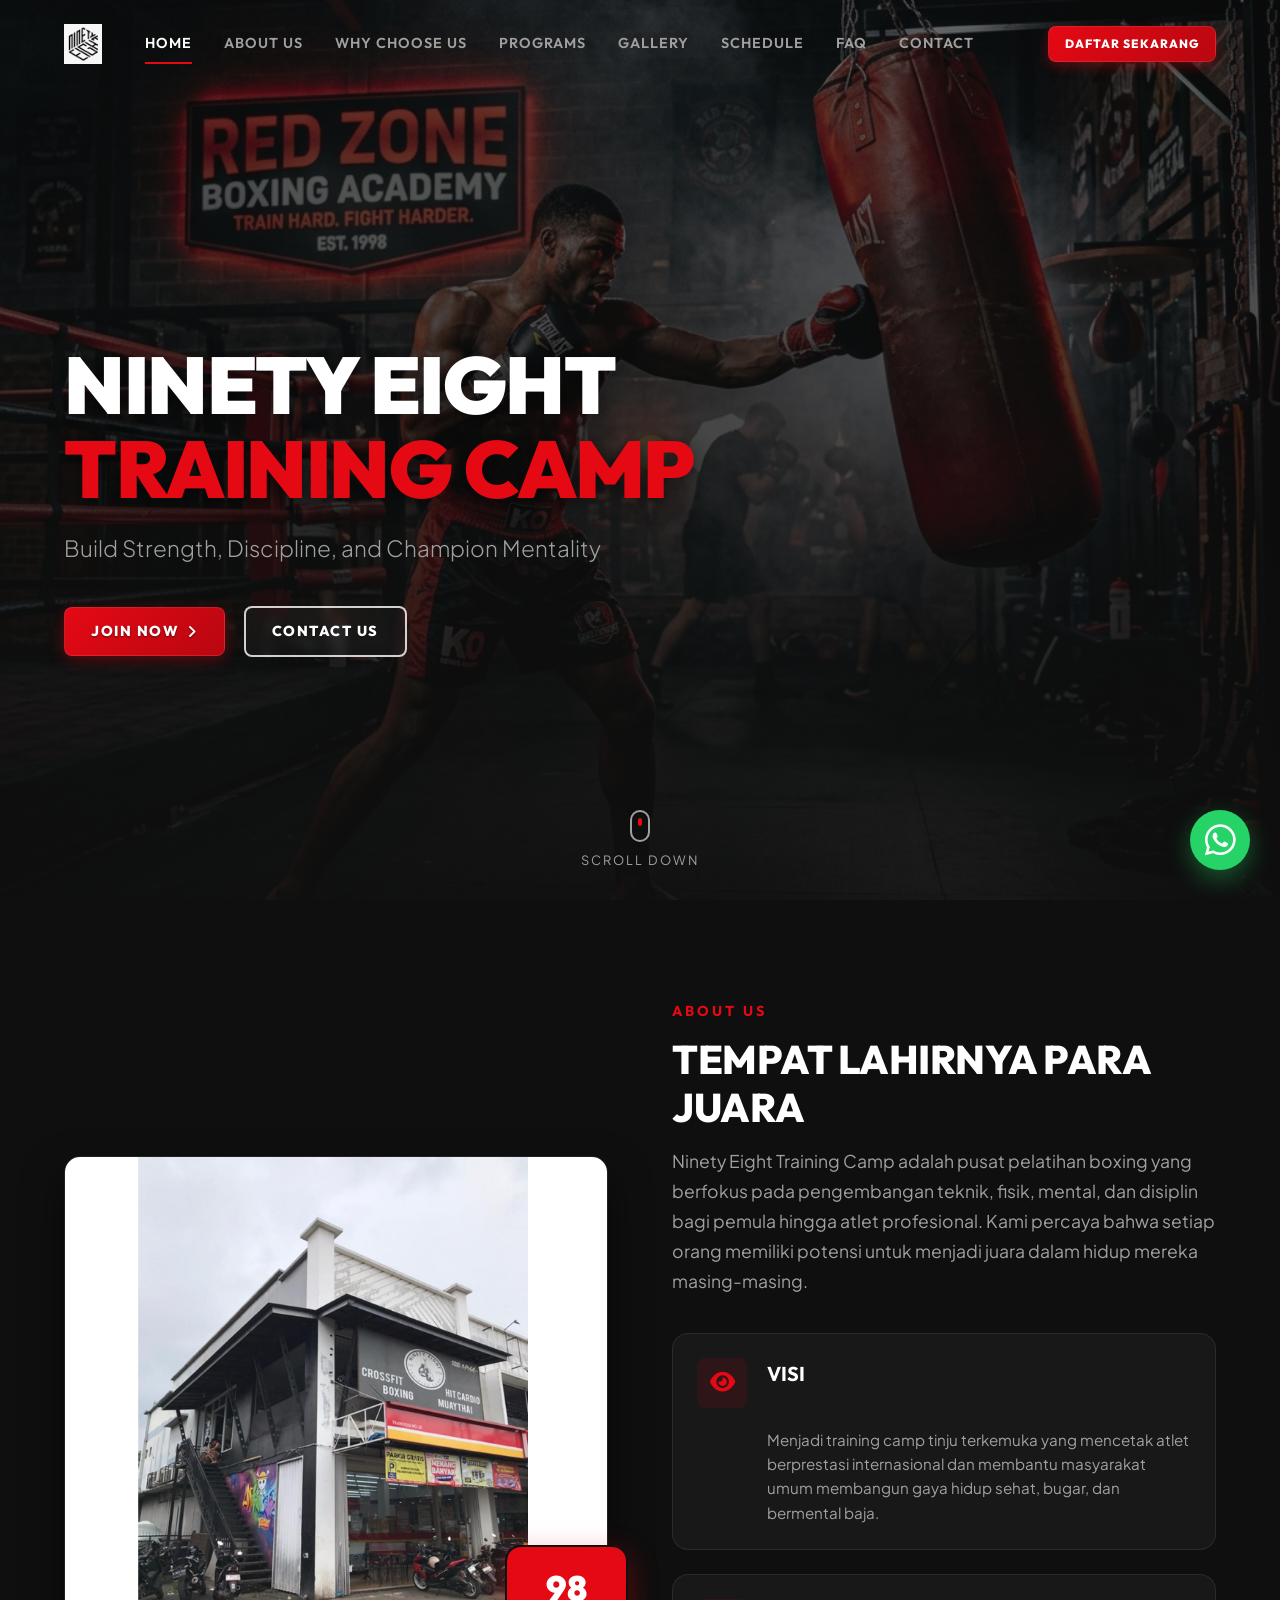
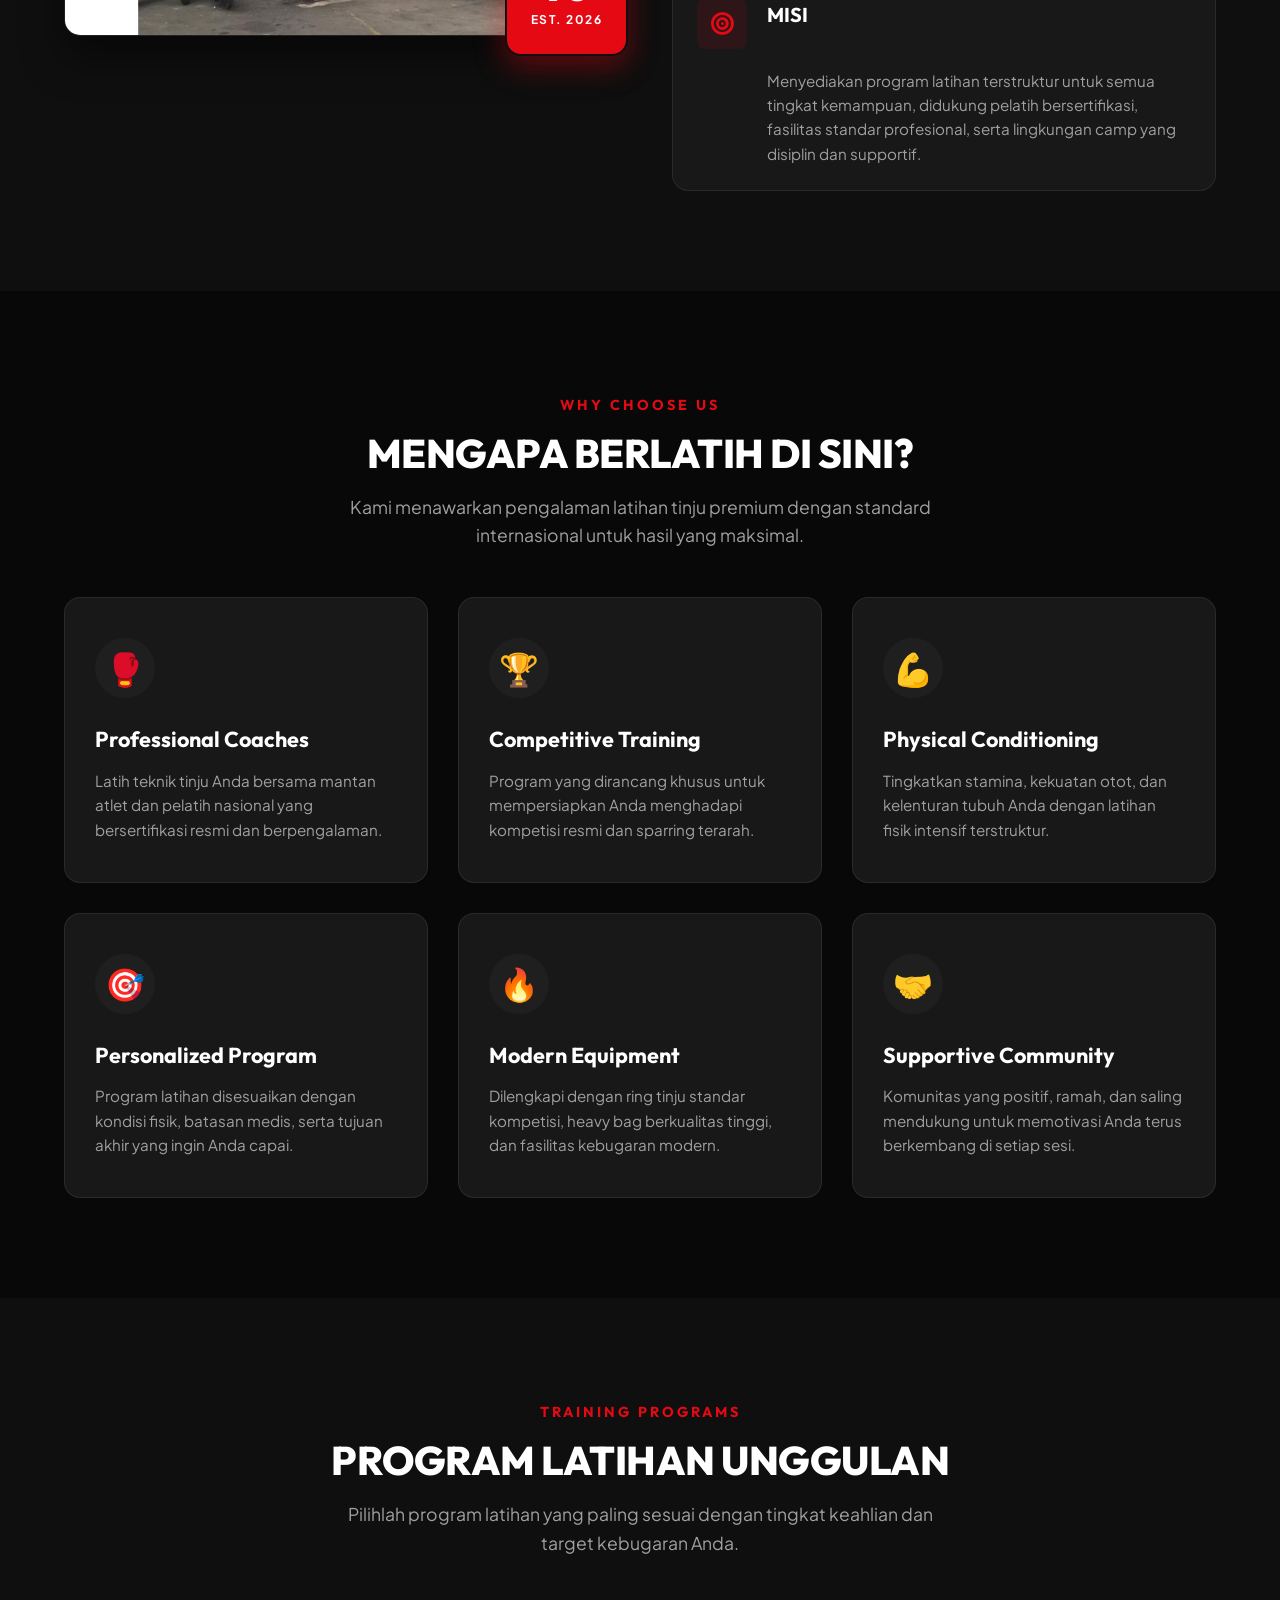
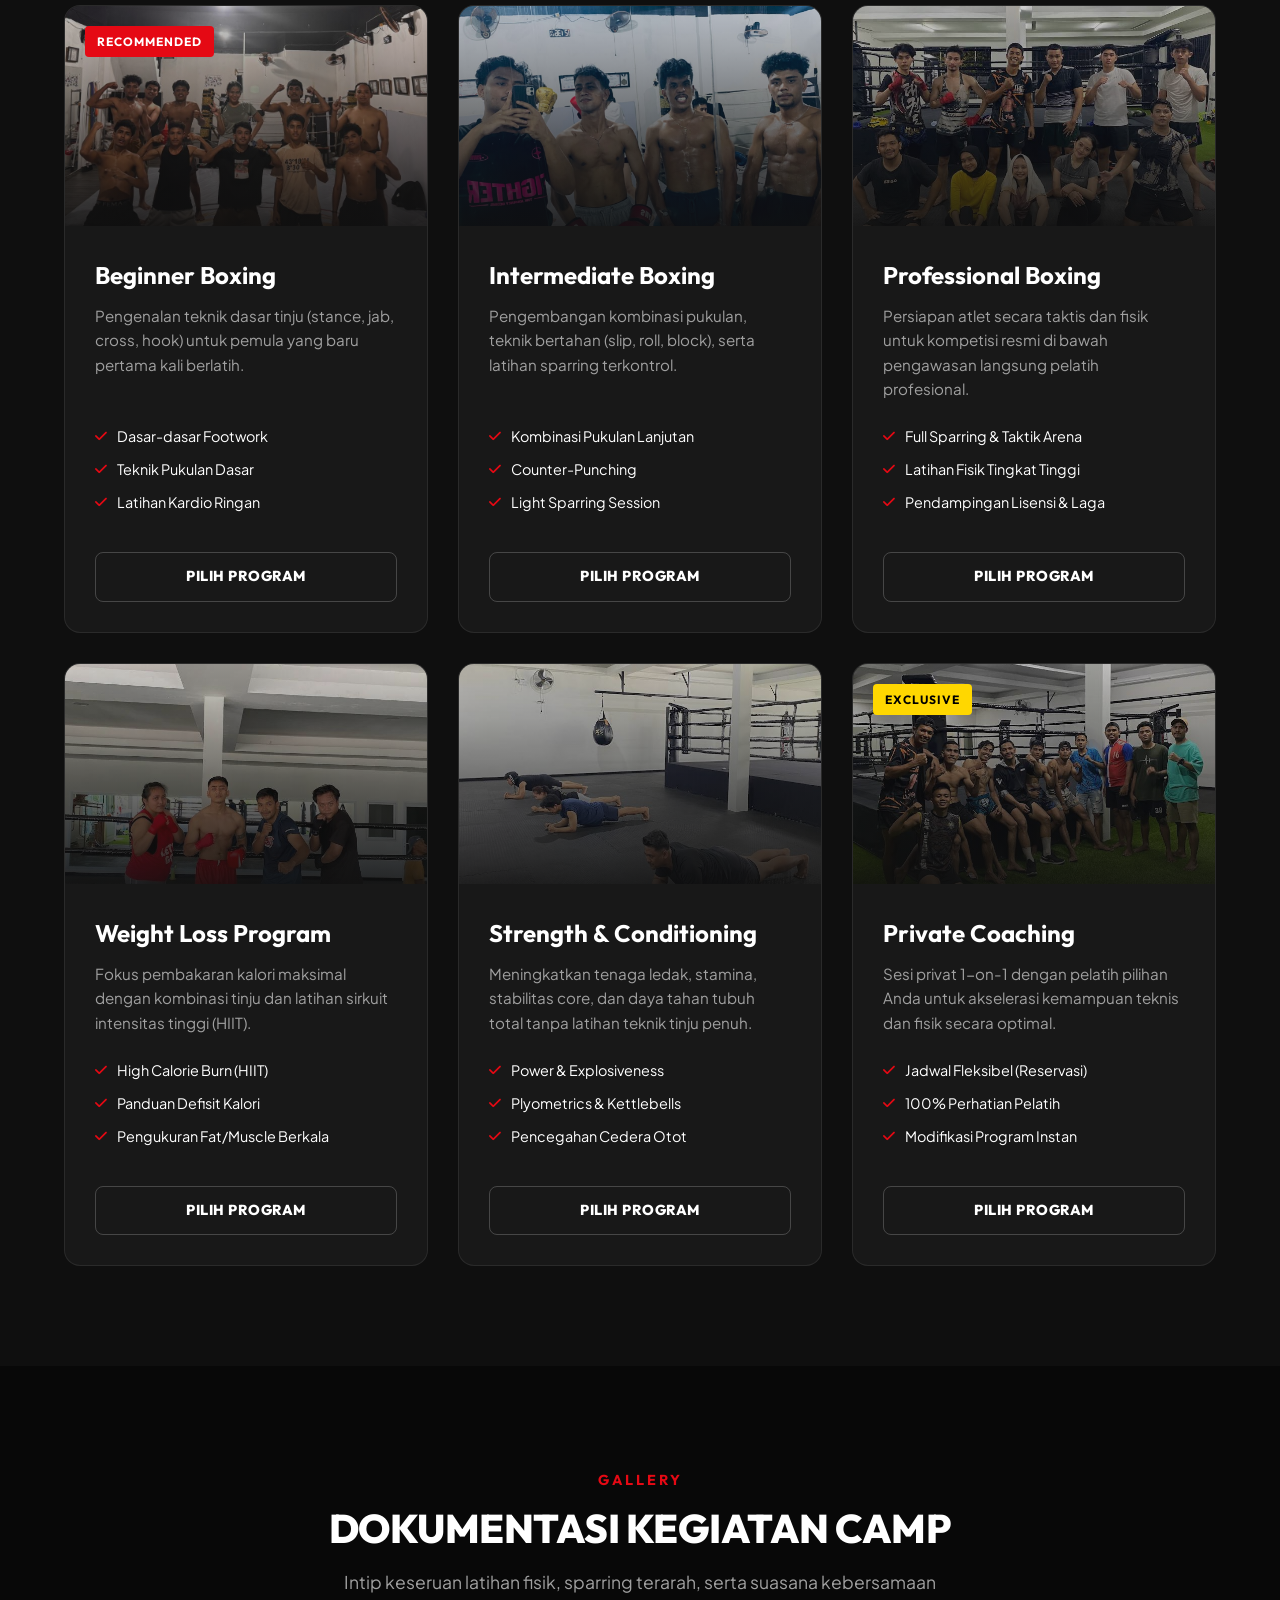
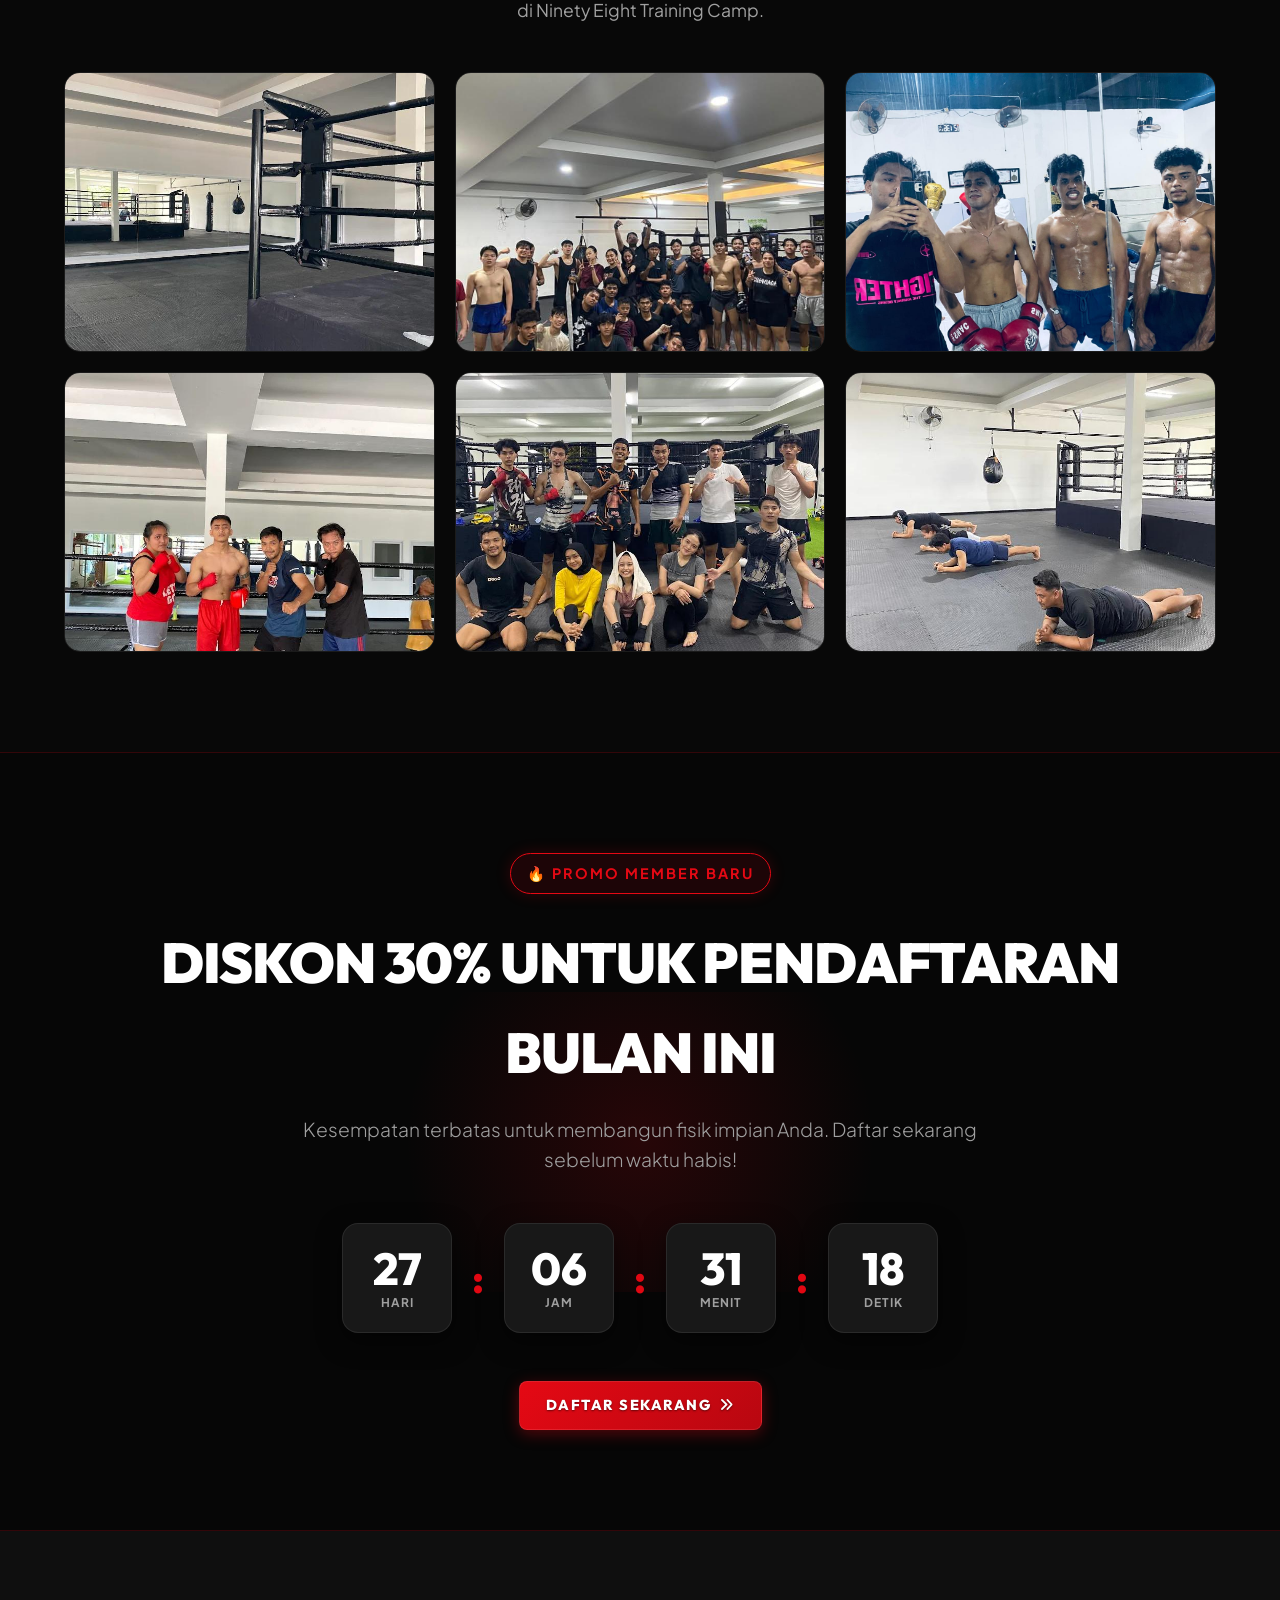
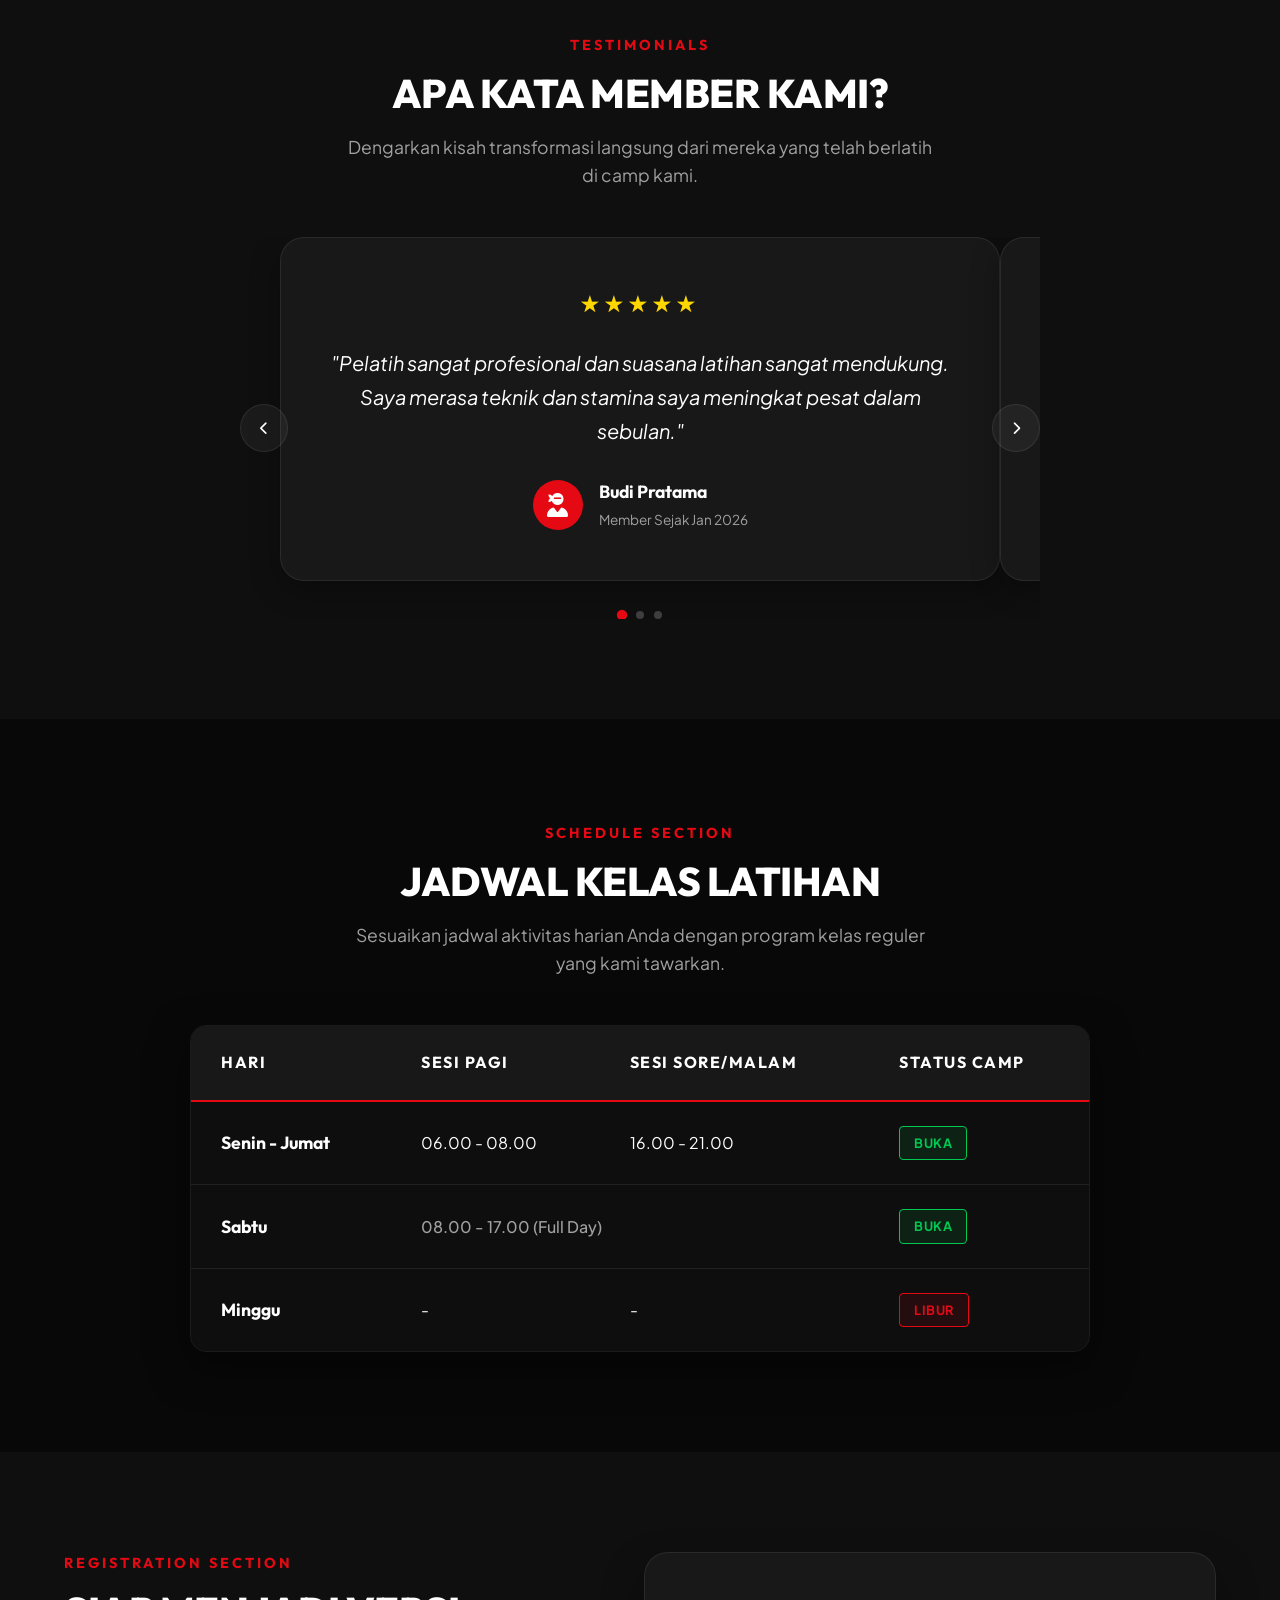
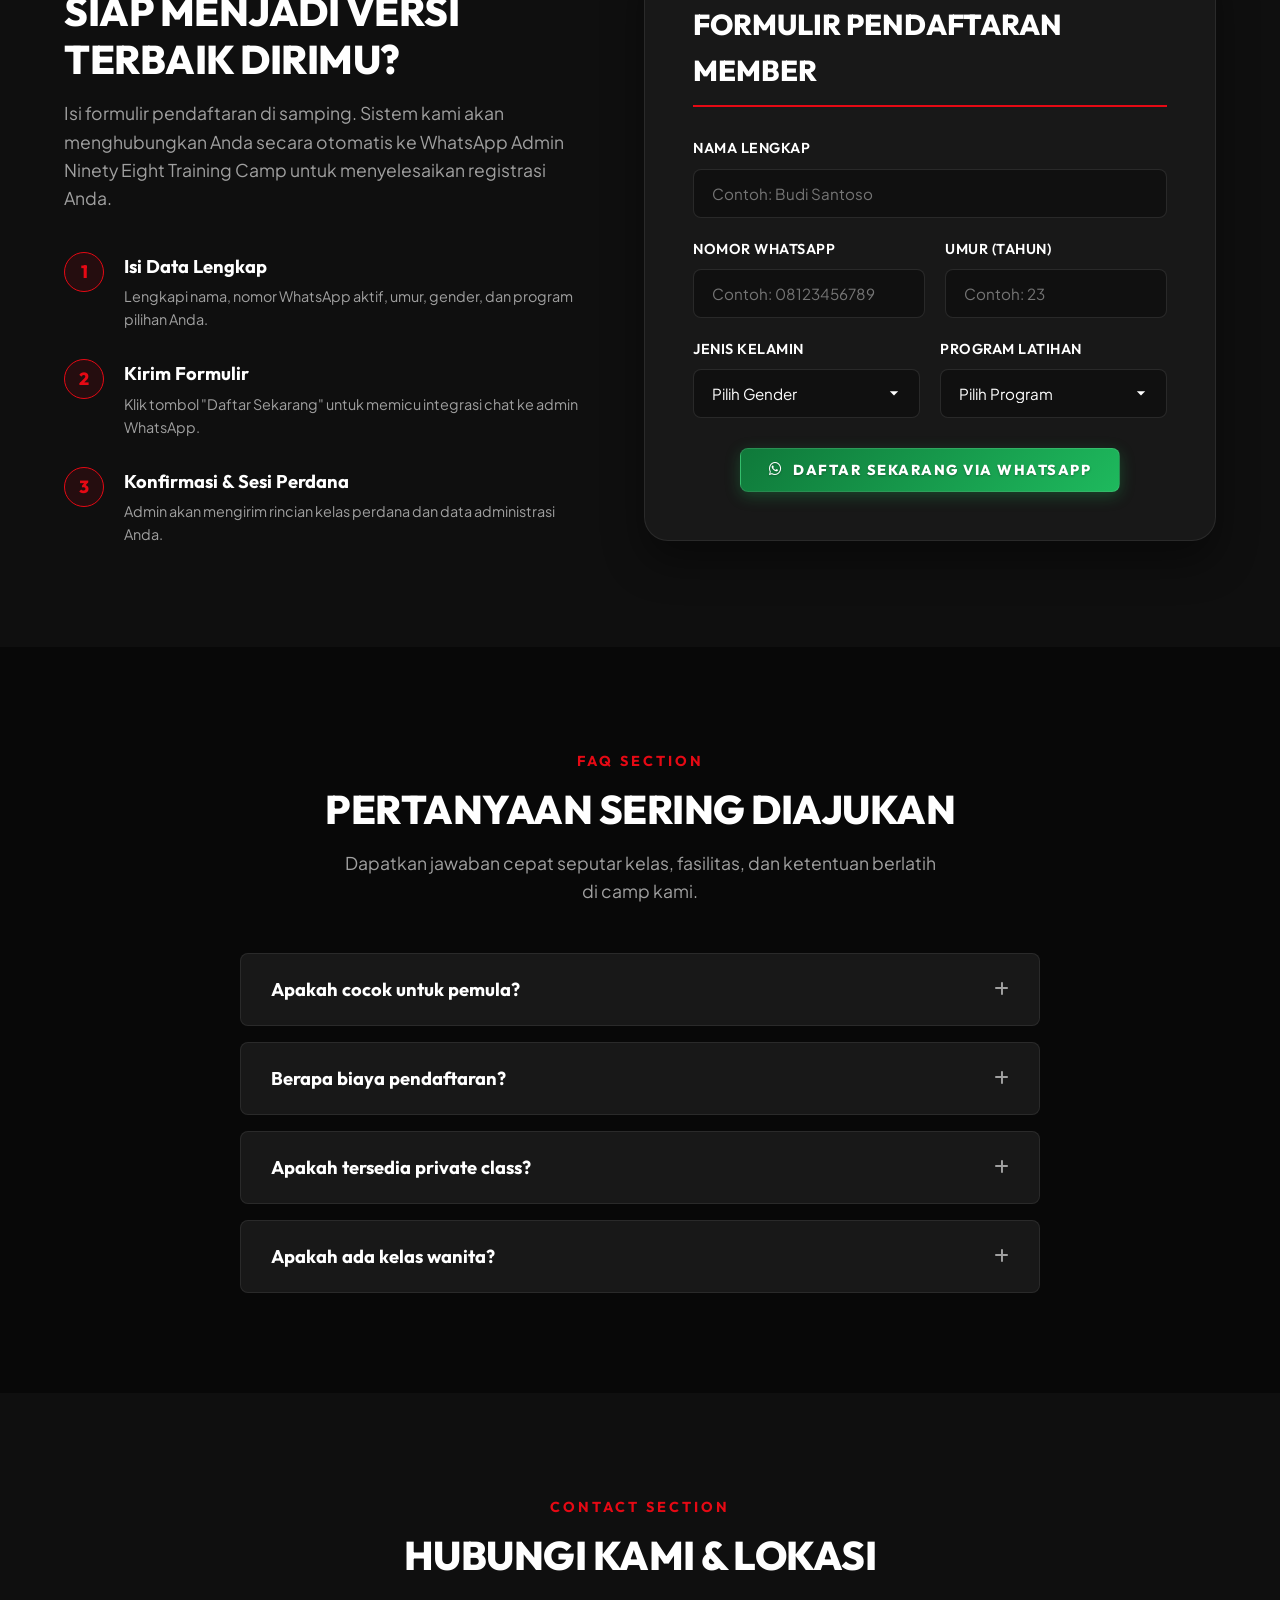
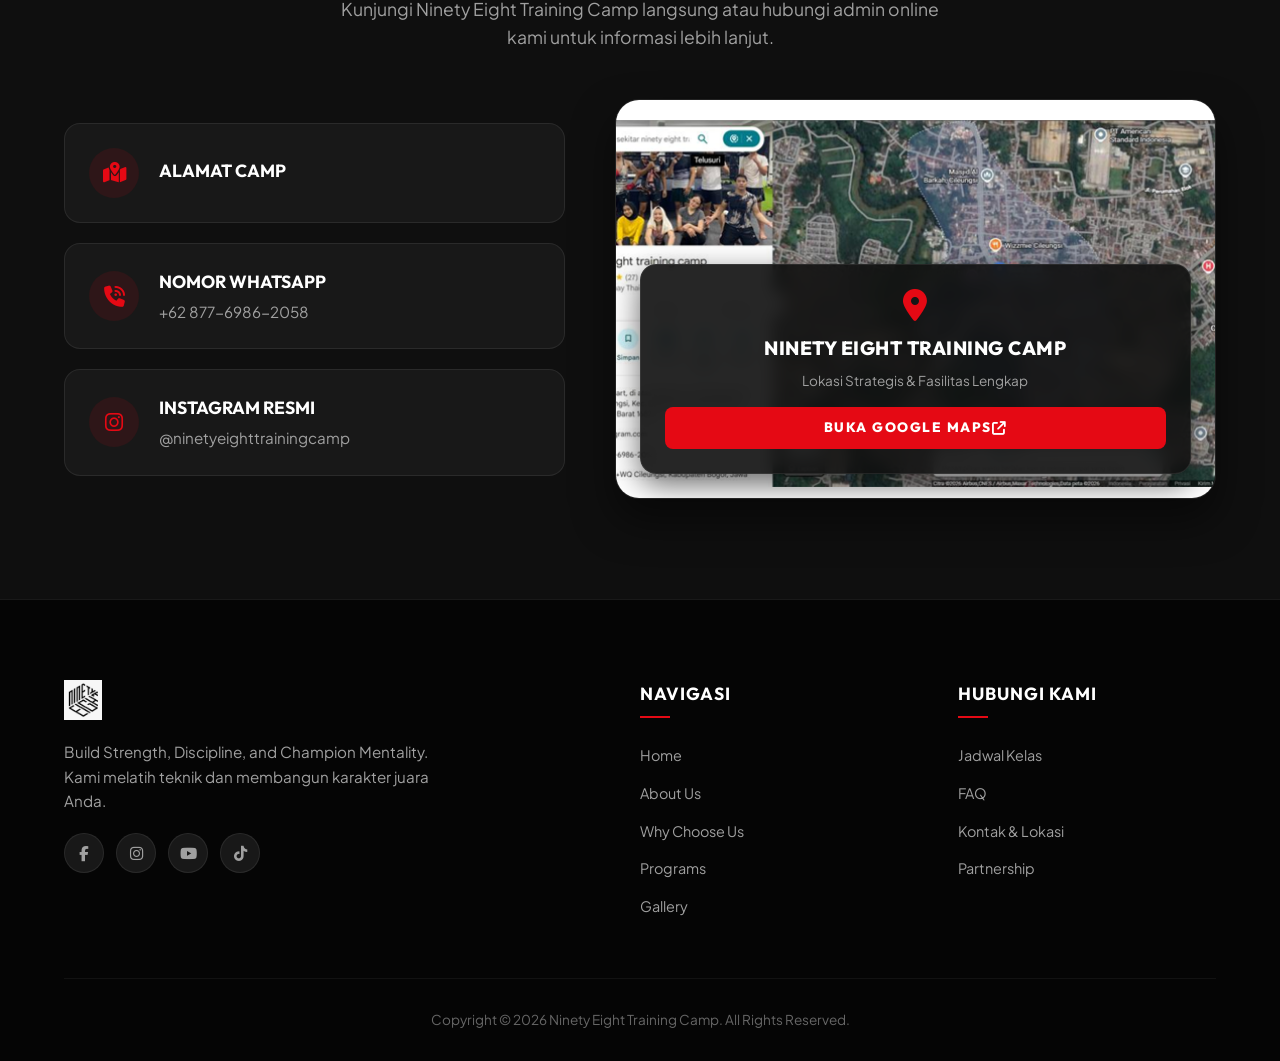
<file: camp/index.html>
<!DOCTYPE html>
<html lang="id">
<head>
    <meta charset="UTF-8">
    <meta name="viewport" content="width=device-width, initial-scale=1.0">
    <title>Ninety Eight Training Camp - Boxing Gym & Training Camp Premium</title>
    <meta name="description" content="Ninety Eight Training Camp adalah pusat pelatihan boxing premium yang berfokus pada pengembangan teknik, fisik, mental, dan disiplin untuk pemula hingga atlet profesional.">
    <meta name="keywords" content="boxing gym, training camp, Ninety Eight, tinju profesional, olahraga, kebugaran, latihan fisik, boxing Jakarta, boxing Indonesia">
    <meta name="author" content="Ninety Eight Training Camp">
    
    <!-- Open Graph / Facebook -->
    <meta property="og:type" content="website">
    <meta property="og:url" content="https://ninetyeighttrainingcamp.com/">
    <meta property="og:title" content="Ninety Eight Training Camp - Boxing Gym Premium">
    <meta property="og:description" content="Mulai latihan boxing Anda bersama pelatih profesional di Ninety Eight Training Camp. Bangun kekuatan, disiplin, dan mental juara!">
    <meta property="og:image" content="asset/hero_background.png">

    <!-- Twitter -->
    <meta property="twitter:card" content="summary_large_image">
    <meta property="twitter:title" content="Ninety Eight Training Camp - Boxing Gym Premium">
    <meta property="twitter:description" content="Mulai latihan boxing Anda bersama pelatih profesional di Ninety Eight Training Camp. Bangun kekuatan, disiplin, dan mental juara!">
    <meta property="twitter:image" content="asset/hero_background.png">

    <!-- Google Fonts -->
    <link rel="preconnect" href="https://fonts.googleapis.com">
    <link rel="preconnect" href="https://fonts.gstatic.com" crossorigin>
    <link href="https://fonts.googleapis.com/css2?family=Outfit:wght@400;600;700;800;900&family=Plus+Jakarta+Sans:wght@300;400;500;600;700&display=swap" rel="stylesheet">

    <!-- Font Awesome for Icons -->
    <link rel="stylesheet" href="https://cdnjs.cloudflare.com/ajax/libs/font-awesome/6.4.0/css/all.min.css">

    <!-- Stylesheet -->
    <link rel="stylesheet" href="style.css">
</head>
<body>

    <!-- Loading Screen -->
    <div id="loader" class="loader-wrapper">
        <div class="loader-content">
            <div class="glove-loading">
                <i class="fa-solid fa-mitten glove-icon"></i>
            </div>
            <div class="loader-bar">
                <div class="loader-progress"></div>
            </div>
            <p class="loader-text">NINETY EIGHT</p>
        </div>
    </div>

    <!-- Header / Navigation Bar -->
    <header class="navbar" id="navbar">
        <div class="nav-container">
            <a href="#home" class="nav-logo" id="nav-logo">
                <img src="asset/logo.jpeg" alt="Ninety Eight Training Camp Logo" class="nav-logo-img">
            </a>
            
            <nav class="nav-menu" id="nav-menu">
                <a href="#home" class="nav-link active">Home</a>
                <a href="#about" class="nav-link">About Us</a>
                <a href="#why-choose" class="nav-link">Why Choose Us</a>
                <a href="#programs" class="nav-link">Programs</a>
                <a href="#gallery" class="nav-link">Gallery</a>
                <a href="#schedule" class="nav-link">Schedule</a>
                <a href="#faq" class="nav-link">FAQ</a>
                <a href="#contact" class="nav-link">Contact</a>
                <a href="#register" class="nav-cta-mobile">Daftar Sekarang</a>
            </nav>

            <div class="nav-actions">
                <a href="#register" class="nav-cta">Daftar Sekarang</a>
                <button class="hamburger" id="hamburger" aria-label="Toggle navigation menu">
                    <span class="bar"></span>
                    <span class="bar"></span>
                    <span class="bar"></span>
                </button>
            </div>
        </div>
    </header>

    <!-- 1. Hero Section -->
    <section class="hero-section" id="home" style="background-image: linear-gradient(rgba(15, 15, 15, 0.6), rgba(15, 15, 15, 0.95)), url('asset/hero_background.png');">
        <div class="hero-content">
            <h1 class="hero-title reveal-up">NINETY EIGHT<br><span class="red-text">TRAINING CAMP</span></h1>
            <p class="hero-subtitle reveal-up delay-1">Build Strength, Discipline, and Champion Mentality</p>
            <div class="hero-buttons reveal-up delay-2">
                <a href="#register" class="btn btn-primary">Join Now <i class="fa-solid fa-angle-right"></i></a>
                <a href="#contact" class="btn btn-secondary">Contact Us</a>
            </div>
        </div>
        <div class="hero-scroll-indicator">
            <span class="mouse-wheel"></span>
            <p>Scroll Down</p>
        </div>
    </section>

    <!-- 2. About Us Section -->
    <section class="about-section" id="about">
        <div class="container">
            <div class="about-grid">
                <div class="about-image-wrapper reveal-left">
                    <img src="asset/foto_instansi.png" alt="Ninety Eight Training Camp Gym" class="about-img">
                    <div class="experience-badge">
                        <span class="badge-num">98</span>
                        <span class="badge-text">EST. 2026</span>
                    </div>
                </div>
                <div class="about-info reveal-right">
                    <span class="section-tag">About Us</span>
                    <h2 class="section-title">Tempat Lahirnya Para Juara</h2>
                    <p class="about-description">
                        Ninety Eight Training Camp adalah pusat pelatihan boxing yang berfokus pada pengembangan teknik, fisik, mental, dan disiplin bagi pemula hingga atlet profesional. Kami percaya bahwa setiap orang memiliki potensi untuk menjadi juara dalam hidup mereka masing-masing.
                    </p>
                    
                    <div class="vision-mission">
                        <div class="vm-card">
                            <div class="vm-icon"><i class="fa-solid fa-eye"></i></div>
                            <h3>Visi</h3>
                            <p>Menjadi training camp tinju terkemuka yang mencetak atlet berprestasi internasional dan membantu masyarakat umum membangun gaya hidup sehat, bugar, dan bermental baja.</p>
                        </div>
                        <div class="vm-card">
                            <div class="vm-icon"><i class="fa-solid fa-bullseye"></i></div>
                            <h3>Misi</h3>
                            <p>Menyediakan program latihan terstruktur untuk semua tingkat kemampuan, didukung pelatih bersertifikasi, fasilitas standar profesional, serta lingkungan camp yang disiplin dan supportif.</p>
                        </div>
                    </div>
                </div>
            </div>
        </div>
    </section>

    <!-- 3. Why Choose Us Section -->
    <section class="why-choose-section" id="why-choose">
        <div class="container">
            <div class="text-center reveal-up">
                <span class="section-tag">Why Choose Us</span>
                <h2 class="section-title">Mengapa Berlatih di Sini?</h2>
                <p class="section-subtitle">Kami menawarkan pengalaman latihan tinju premium dengan standard internasional untuk hasil yang maksimal.</p>
            </div>

            <div class="why-grid">
                <!-- Card 1 -->
                <div class="why-card reveal-up">
                    <div class="why-icon-box">
                        <span class="why-emoji">🥊</span>
                    </div>
                    <h3>Professional Coaches</h3>
                    <p>Latih teknik tinju Anda bersama mantan atlet dan pelatih nasional yang bersertifikasi resmi dan berpengalaman.</p>
                </div>
                <!-- Card 2 -->
                <div class="why-card reveal-up delay-1">
                    <div class="why-icon-box">
                        <span class="why-emoji">🏆</span>
                    </div>
                    <h3>Competitive Training</h3>
                    <p>Program yang dirancang khusus untuk mempersiapkan Anda menghadapi kompetisi resmi dan sparring terarah.</p>
                </div>
                <!-- Card 3 -->
                <div class="why-card reveal-up delay-2">
                    <div class="why-icon-box">
                        <span class="why-emoji">💪</span>
                    </div>
                    <h3>Physical Conditioning</h3>
                    <p>Tingkatkan stamina, kekuatan otot, dan kelenturan tubuh Anda dengan latihan fisik intensif terstruktur.</p>
                </div>
                <!-- Card 4 -->
                <div class="why-card reveal-up">
                    <div class="why-icon-box">
                        <span class="why-emoji">🎯</span>
                    </div>
                    <h3>Personalized Program</h3>
                    <p>Program latihan disesuaikan dengan kondisi fisik, batasan medis, serta tujuan akhir yang ingin Anda capai.</p>
                </div>
                <!-- Card 5 -->
                <div class="why-card reveal-up delay-1">
                    <div class="why-icon-box">
                        <span class="why-emoji">🔥</span>
                    </div>
                    <h3>Modern Equipment</h3>
                    <p>Dilengkapi dengan ring tinju standar kompetisi, heavy bag berkualitas tinggi, dan fasilitas kebugaran modern.</p>
                </div>
                <!-- Card 6 -->
                <div class="why-card reveal-up delay-2">
                    <div class="why-icon-box">
                        <span class="why-emoji">🤝</span>
                    </div>
                    <h3>Supportive Community</h3>
                    <p>Komunitas yang positif, ramah, dan saling mendukung untuk memotivasi Anda terus berkembang di setiap sesi.</p>
                </div>
            </div>
        </div>
    </section>

    <!-- 4. Training Programs Section -->
    <section class="programs-section" id="programs">
        <div class="container">
            <div class="text-center reveal-up">
                <span class="section-tag">Training Programs</span>
                <h2 class="section-title">Program Latihan Unggulan</h2>
                <p class="section-subtitle">Pilihlah program latihan yang paling sesuai dengan tingkat keahlian dan target kebugaran Anda.</p>
            </div>

            <div class="programs-grid">
                <!-- Program 1 -->
                <div class="program-card reveal-up">
                    <div class="program-img-placeholder" style="background-image: linear-gradient(to bottom, rgba(15,15,15,0.2), rgba(15,15,15,0.9)), url('asset/foto.jpeg');">
                        <span class="program-badge">Recommended</span>
                    </div>
                    <div class="program-info">
                        <h3>Beginner Boxing</h3>
                        <p class="program-desc">Pengenalan teknik dasar tinju (stance, jab, cross, hook) untuk pemula yang baru pertama kali berlatih.</p>
                        <ul class="program-features">
                            <li><i class="fa-solid fa-check"></i> Dasar-dasar Footwork</li>
                            <li><i class="fa-solid fa-check"></i> Teknik Pukulan Dasar</li>
                            <li><i class="fa-solid fa-check"></i> Latihan Kardio Ringan</li>
                        </ul>
                        <a href="#register" class="btn btn-card-cta select-program-btn" data-program="Beginner Boxing">Pilih Program</a>
                    </div>
                </div>

                <!-- Program 2 -->
                <div class="program-card reveal-up delay-1">
                    <div class="program-img-placeholder" style="background-image: linear-gradient(to bottom, rgba(15,15,15,0.2), rgba(15,15,15,0.9)), url('asset/foro.jpeg');">
                    </div>
                    <div class="program-info">
                        <h3>Intermediate Boxing</h3>
                        <p class="program-desc">Pengembangan kombinasi pukulan, teknik bertahan (slip, roll, block), serta latihan sparring terkontrol.</p>
                        <ul class="program-features">
                            <li><i class="fa-solid fa-check"></i> Kombinasi Pukulan Lanjutan</li>
                            <li><i class="fa-solid fa-check"></i> Counter-Punching</li>
                            <li><i class="fa-solid fa-check"></i> Light Sparring Session</li>
                        </ul>
                        <a href="#register" class="btn btn-card-cta select-program-btn" data-program="Intermediate Boxing">Pilih Program</a>
                    </div>
                </div>

                <!-- Program 3 -->
                <div class="program-card reveal-up delay-2">
                    <div class="program-img-placeholder" style="background-image: linear-gradient(to bottom, rgba(15,15,15,0.2), rgba(15,15,15,0.9)), url('asset/foto3.jpeg');">
                    </div>
                    <div class="program-info">
                        <h3>Professional Boxing</h3>
                        <p class="program-desc">Persiapan atlet secara taktis dan fisik untuk kompetisi resmi di bawah pengawasan langsung pelatih profesional.</p>
                        <ul class="program-features">
                            <li><i class="fa-solid fa-check"></i> Full Sparring & Taktik Arena</li>
                            <li><i class="fa-solid fa-check"></i> Latihan Fisik Tingkat Tinggi</li>
                            <li><i class="fa-solid fa-check"></i> Pendampingan Lisensi & Laga</li>
                        </ul>
                        <a href="#register" class="btn btn-card-cta select-program-btn" data-program="Professional Boxing">Pilih Program</a>
                    </div>
                </div>

                <!-- Program 4 -->
                <div class="program-card reveal-up">
                    <div class="program-img-placeholder" style="background-image: linear-gradient(to bottom, rgba(15,15,15,0.2), rgba(15,15,15,0.9)), url('asset/foto2.jpeg');">
                    </div>
                    <div class="program-info">
                        <h3>Weight Loss Program</h3>
                        <p class="program-desc">Fokus pembakaran kalori maksimal dengan kombinasi tinju dan latihan sirkuit intensitas tinggi (HIIT).</p>
                        <ul class="program-features">
                            <li><i class="fa-solid fa-check"></i> High Calorie Burn (HIIT)</li>
                            <li><i class="fa-solid fa-check"></i> Panduan Defisit Kalori</li>
                            <li><i class="fa-solid fa-check"></i> Pengukuran Fat/Muscle Berkala</li>
                        </ul>
                        <a href="#register" class="btn btn-card-cta select-program-btn" data-program="Weight Loss Program">Pilih Program</a>
                    </div>
                </div>

                <!-- Program 5 -->
                <div class="program-card reveal-up delay-1">
                    <div class="program-img-placeholder" style="background-image: linear-gradient(to bottom, rgba(15,15,15,0.2), rgba(15,15,15,0.9)), url('asset/foto5.jpeg');">
                    </div>
                    <div class="program-info">
                        <h3>Strength & Conditioning</h3>
                        <p class="program-desc">Meningkatkan tenaga ledak, stamina, stabilitas core, dan daya tahan tubuh total tanpa latihan teknik tinju penuh.</p>
                        <ul class="program-features">
                            <li><i class="fa-solid fa-check"></i> Power & Explosiveness</li>
                            <li><i class="fa-solid fa-check"></i> Plyometrics & Kettlebells</li>
                            <li><i class="fa-solid fa-check"></i> Pencegahan Cedera Otot</li>
                        </ul>
                        <a href="#register" class="btn btn-card-cta select-program-btn" data-program="Strength & Conditioning">Pilih Program</a>
                    </div>
                </div>

                <!-- Program 6 -->
                <div class="program-card reveal-up delay-2">
                    <div class="program-img-placeholder" style="background-image: linear-gradient(to bottom, rgba(15,15,15,0.2), rgba(15,15,15,0.9)), url('asset/foto6.jpeg');">
                        <span class="program-badge VIP">Exclusive</span>
                    </div>
                    <div class="program-info">
                        <h3>Private Coaching</h3>
                        <p class="program-desc">Sesi privat 1-on-1 dengan pelatih pilihan Anda untuk akselerasi kemampuan teknis dan fisik secara optimal.</p>
                        <ul class="program-features">
                            <li><i class="fa-solid fa-check"></i> Jadwal Fleksibel (Reservasi)</li>
                            <li><i class="fa-solid fa-check"></i> 100% Perhatian Pelatih</li>
                            <li><i class="fa-solid fa-check"></i> Modifikasi Program Instan</li>
                        </ul>
                        <a href="#register" class="btn btn-card-cta select-program-btn" data-program="Private Coaching">Pilih Program</a>
                    </div>
                </div>
            </div>
        </div>
    </section>

    <!-- 5. Gallery Section -->
    <section class="gallery-section" id="gallery">
        <div class="container">
            <div class="text-center reveal-up">
                <span class="section-tag">Gallery</span>
                <h2 class="section-title">Dokumentasi Kegiatan Camp</h2>
                <p class="section-subtitle">Intip keseruan latihan fisik, sparring terarah, serta suasana kebersamaan di Ninety Eight Training Camp.</p>
            </div>

            <div class="gallery-grid">
                <!-- Item 1: Foto Latihan Boxing -->
                <div class="gallery-item reveal-up" data-category="Latihan Boxing">
                    <img src="asset/foto7.jpeg" alt="Foto Latihan Boxing" class="gallery-img">
                    <div class="gallery-overlay">
                        <span class="gallery-tag">Latihan Boxing</span>
                        <i class="fa-solid fa-expand gallery-icon"></i>
                    </div>
                </div>

                <!-- Item 2: Sparring Session -->
                <div class="gallery-item reveal-up delay-1" data-category="Sparring Session">
                    <img src="asset/foto8.jpeg" alt="Sparring Session" class="gallery-img">
                    <div class="gallery-overlay">
                        <span class="gallery-tag">Sparring Session</span>
                        <i class="fa-solid fa-expand gallery-icon"></i>
                    </div>
                </div>

                <!-- Item 3: Fitness Training -->
                <div class="gallery-item reveal-up delay-2" data-category="Fitness Training">
                    <img src="asset/foro.jpeg" alt="Fitness Training" class="gallery-img">
                    <div class="gallery-overlay">
                        <span class="gallery-tag">Fitness Training</span>
                        <i class="fa-solid fa-expand gallery-icon"></i>
                    </div>
                </div>

                <!-- Item 4: Coach Activities -->
                <div class="gallery-item reveal-up" data-category="Coach Activities">
                    <img src="asset/foto2.jpeg" alt="Coach Activities" class="gallery-img">
                    <div class="gallery-overlay">
                        <span class="gallery-tag">Coach Activities</span>
                        <i class="fa-solid fa-expand gallery-icon"></i>
                    </div>
                </div>

                <!-- Item 5: Competition Moments -->
                <div class="gallery-item reveal-up delay-1" data-category="Competition Moments">
                    <img src="asset/foto3.jpeg" alt="Competition Moments" class="gallery-img">
                    <div class="gallery-overlay">
                        <span class="gallery-tag">Competition Moments</span>
                        <i class="fa-solid fa-expand gallery-icon"></i>
                    </div>
                </div>

                <!-- Item 6: Team Training -->
                <div class="gallery-item reveal-up delay-2" data-category="Team Training">
                    <img src="asset/foto5.jpeg" alt="Team Training" class="gallery-img">
                    <div class="gallery-overlay">
                        <span class="gallery-tag">Team Training</span>
                        <i class="fa-solid fa-expand gallery-icon"></i>
                    </div>
                </div>
            </div>
        </div>
    </section>

    <!-- Custom Lightbox Modal -->
    <div id="lightbox" class="lightbox-modal">
        <span class="lightbox-close">&times;</span>
        <div class="lightbox-content-wrapper">
            <img class="lightbox-content" id="lightbox-img">
            <div id="lightbox-caption" class="lightbox-caption"></div>
        </div>
    </div>

    <!-- 6. Promotion Section -->
    <section class="promo-section">
        <div class="promo-bg-glow"></div>
        <div class="container text-center">
            <span class="promo-badge-tag reveal-up">🔥 PROMO MEMBER BARU</span>
            <h2 class="promo-title reveal-up">DISKON 30% UNTUK PENDAFTARAN BULAN INI</h2>
            <p class="promo-subtitle reveal-up">Kesempatan terbatas untuk membangun fisik impian Anda. Daftar sekarang sebelum waktu habis!</p>
            
            <!-- Countdown Timer Container -->
            <div class="countdown-container reveal-up">
                <div class="countdown-box">
                    <span class="countdown-num" id="days">00</span>
                    <span class="countdown-label">HARI</span>
                </div>
                <div class="countdown-separator">:</div>
                <div class="countdown-box">
                    <span class="countdown-num" id="hours">00</span>
                    <span class="countdown-label">JAM</span>
                </div>
                <div class="countdown-separator">:</div>
                <div class="countdown-box">
                    <span class="countdown-num" id="minutes">00</span>
                    <span class="countdown-label">MENIT</span>
                </div>
                <div class="countdown-separator">:</div>
                <div class="countdown-box">
                    <span class="countdown-num" id="seconds">00</span>
                    <span class="countdown-label">DETIK</span>
                </div>
            </div>

            <a href="#register" class="btn btn-primary reveal-up">Daftar Sekarang <i class="fa-solid fa-angle-double-right"></i></a>
        </div>
    </section>

    <!-- 7. Testimonials Section -->
    <section class="testimonials-section">
        <div class="container">
            <div class="text-center reveal-up">
                <span class="section-tag">Testimonials</span>
                <h2 class="section-title">Apa Kata Member Kami?</h2>
                <p class="section-subtitle">Dengarkan kisah transformasi langsung dari mereka yang telah berlatih di camp kami.</p>
            </div>

            <div class="slider-wrapper reveal-up">
                <div class="testimonial-slider" id="testimonial-slider">
                    <!-- Slide 1 -->
                    <div class="testimonial-slide">
                        <div class="stars">★★★★★</div>
                        <p class="testimonial-text">"Pelatih sangat profesional dan suasana latihan sangat mendukung. Saya merasa teknik dan stamina saya meningkat pesat dalam sebulan."</p>
                        <div class="member-info">
                            <div class="member-avatar">
                                <i class="fa-solid fa-user-ninja"></i>
                            </div>
                            <div>
                                <h4 class="member-name">Budi Pratama</h4>
                                <span class="member-role">Member Sejak Jan 2026</span>
                            </div>
                        </div>
                    </div>

                    <!-- Slide 2 -->
                    <div class="testimonial-slide">
                        <div class="stars">★★★★★</div>
                        <p class="testimonial-text">"Perkembangan teknik boxing saya meningkat pesat. Program latihannya sangat bervariasi dan tidak membosankan."</p>
                        <div class="member-info">
                            <div class="member-avatar">
                                <i class="fa-solid fa-user-ninja"></i>
                            </div>
                            <div>
                                <h4 class="member-name">Siti Aminah</h4>
                                <span class="member-role">Member Sejak Feb 2026</span>
                            </div>
                        </div>
                    </div>

                    <!-- Slide 3 -->
                    <div class="testimonial-slide">
                        <div class="stars">★★★★★</div>
                        <p class="testimonial-text">"Tempat terbaik untuk belajar boxing. Fasilitasnya lengkap, bersih, dan lokasinya strategis. Komunitas di sini juga sangat suportif!"</p>
                        <div class="member-info">
                            <div class="member-avatar">
                                <i class="fa-solid fa-user-ninja"></i>
                            </div>
                            <div>
                                <h4 class="member-name">Reza Pahlevi</h4>
                                <span class="member-role">Member Sejak Mar 2026</span>
                            </div>
                        </div>
                    </div>
                </div>

                <!-- Slider Controls -->
                <button class="slider-btn prev-btn" id="prev-slide" aria-label="Previous slide">
                    <i class="fa-solid fa-chevron-left"></i>
                </button>
                <button class="slider-btn next-btn" id="next-slide" aria-label="Next slide">
                    <i class="fa-solid fa-chevron-right"></i>
                </button>

                <!-- Slider Indicators -->
                <div class="slider-dots" id="slider-dots">
                    <span class="dot active" data-index="0"></span>
                    <span class="dot" data-index="1"></span>
                    <span class="dot" data-index="2"></span>
                </div>
            </div>
        </div>
    </section>

    <!-- 8. Schedule Section -->
    <section class="schedule-section" id="schedule">
        <div class="container">
            <div class="text-center reveal-up">
                <span class="section-tag">Schedule Section</span>
                <h2 class="section-title">Jadwal Kelas Latihan</h2>
                <p class="section-subtitle">Sesuaikan jadwal aktivitas harian Anda dengan program kelas reguler yang kami tawarkan.</p>
            </div>

            <div class="schedule-table-wrapper reveal-up">
                <table class="schedule-table">
                    <thead>
                        <tr>
                            <th>Hari</th>
                            <th>Sesi Pagi</th>
                            <th>Sesi Sore/Malam</th>
                            <th>Status Camp</th>
                        </tr>
                    </thead>
                    <tbody>
                        <tr>
                            <td class="day-name">Senin - Jumat</td>
                            <td>06.00 - 08.00</td>
                            <td>16.00 - 21.00</td>
                            <td><span class="status-badge open">Buka</span></td>
                        </tr>
                        <tr>
                            <td class="day-name">Sabtu</td>
                            <td colspan="2" class="merged-cell">08.00 - 17.00 (Full Day)</td>
                            <td><span class="status-badge open">Buka</span></td>
                        </tr>
                        <tr>
                            <td class="day-name">Minggu</td>
                            <td>-</td>
                            <td>-</td>
                            <td><span class="status-badge closed">Libur</span></td>
                        </tr>
                    </tbody>
                </table>
            </div>
        </div>
    </section>

    <!-- 9. Registration Section -->
    <section class="register-section" id="register">
        <div class="container">
            <div class="register-grid">
                <div class="register-promo-info reveal-left">
                    <span class="section-tag">Registration Section</span>
                    <h2 class="section-title">Siap Menjadi Versi Terbaik Dirimu?</h2>
                    <p class="register-desc">Isi formulir pendaftaran di samping. Sistem kami akan menghubungkan Anda secara otomatis ke WhatsApp Admin Ninety Eight Training Camp untuk menyelesaikan registrasi Anda.</p>
                    
                    <div class="step-guide">
                        <div class="step-item">
                            <span class="step-num">1</span>
                            <div>
                                <h4>Isi Data Lengkap</h4>
                                <p>Lengkapi nama, nomor WhatsApp aktif, umur, gender, dan program pilihan Anda.</p>
                            </div>
                        </div>
                        <div class="step-item">
                            <span class="step-num">2</span>
                            <div>
                                <h4>Kirim Formulir</h4>
                                <p>Klik tombol "Daftar Sekarang" untuk memicu integrasi chat ke admin WhatsApp.</p>
                            </div>
                        </div>
                        <div class="step-item">
                            <span class="step-num">3</span>
                            <div>
                                <h4>Konfirmasi & Sesi Perdana</h4>
                                <p>Admin akan mengirim rincian kelas perdana dan data administrasi Anda.</p>
                            </div>
                        </div>
                    </div>
                </div>

                <div class="register-form-box reveal-right">
                    <h3 class="form-title">Formulir Pendaftaran Member</h3>
                    <form id="registration-form" class="registration-form">
                        <div class="form-group">
                            <label for="nama">Nama Lengkap</label>
                            <input type="text" id="nama" class="form-control" placeholder="Contoh: Budi Santoso" required>
                        </div>
                        <div class="form-row">
                            <div class="form-group">
                                <label for="whatsapp">Nomor WhatsApp</label>
                                <input type="tel" id="whatsapp" class="form-control" placeholder="Contoh: 08123456789" required>
                            </div>
                            <div class="form-group">
                                <label for="umur">Umur (Tahun)</label>
                                <input type="number" id="umur" class="form-control" placeholder="Contoh: 23" min="10" max="80" required>
                            </div>
                        </div>
                        <div class="form-row">
                            <div class="form-group">
                                <label for="gender">Jenis Kelamin</label>
                                <select id="gender" class="form-control" required>
                                    <option value="" disabled selected>Pilih Gender</option>
                                    <option value="Laki-laki">Laki-laki</option>
                                    <option value="Perempuan">Perempuan</option>
                                </select>
                            </div>
                            <div class="form-group">
                                <label for="program">Program Latihan</label>
                                <select id="program" class="form-control" required>
                                    <option value="" disabled selected>Pilih Program</option>
                                    <option value="Beginner Boxing">Beginner Boxing</option>
                                    <option value="Intermediate Boxing">Intermediate Boxing</option>
                                    <option value="Professional Boxing">Professional Boxing</option>
                                    <option value="Weight Loss Program">Weight Loss Program</option>
                                    <option value="Strength & Conditioning">Strength & Conditioning</option>
                                    <option value="Private Coaching">Private Coaching</option>
                                </select>
                            </div>
                        </div>
                        <button type="submit" class="btn btn-submit-wa">
                            <i class="fa-brands fa-whatsapp"></i> Daftar Sekarang via WhatsApp
                        </button>
                    </form>
                </div>
            </div>
        </div>
    </section>

    <!-- 10. FAQ Section -->
    <section class="faq-section" id="faq">
        <div class="container">
            <div class="text-center reveal-up">
                <span class="section-tag">FAQ Section</span>
                <h2 class="section-title">Pertanyaan Sering Diajukan</h2>
                <p class="section-subtitle">Dapatkan jawaban cepat seputar kelas, fasilitas, dan ketentuan berlatih di camp kami.</p>
            </div>

            <div class="faq-accordion-wrapper reveal-up">
                <!-- FAQ Item 1 -->
                <div class="faq-item">
                    <button class="faq-header" aria-expanded="false">
                        <span>Apakah cocok untuk pemula?</span>
                        <i class="fa-solid fa-plus faq-toggle-icon"></i>
                    </button>
                    <div class="faq-body">
                        <div class="faq-content">
                            <p>Sangat cocok! Ninety Eight Training Camp memiliki program khusus bernama <strong>Beginner Boxing</strong> yang didesain dari nol untuk pemula yang belum pernah menyentuh sarung tinju sebelumnya. Pelatih kami akan memandu Anda secara bertahap mulai dari sikap tubuh (stance), footwork dasar, hingga teknik pukulan pertama Anda.</p>
                        </div>
                    </div>
                </div>

                <!-- FAQ Item 2 -->
                <div class="faq-item">
                    <button class="faq-header" aria-expanded="false">
                        <span>Berapa biaya pendaftaran?</span>
                        <i class="fa-solid fa-plus faq-toggle-icon"></i>
                    </button>
                    <div class="faq-body">
                        <div class="faq-content">
                            <p>Biaya pendaftaran bervariasi sesuai program latihan yang Anda pilih. Dapatkan diskon 30% untuk pendaftaran member baru di bulan ini! Untuk informasi harga paket harian, bulanan, dan unlimited, silakan hubungi admin kami melalui tombol WhatsApp yang tertera di website ini.</p>
                        </div>
                    </div>
                </div>

                <!-- FAQ Item 3 -->
                <div class="faq-item">
                    <button class="faq-header" aria-expanded="false">
                        <span>Apakah tersedia private class?</span>
                        <i class="fa-solid fa-plus faq-toggle-icon"></i>
                    </button>
                    <div class="faq-body">
                        <div class="faq-content">
                            <p>Ya, kami menyediakan kelas <strong>Private Coaching (1-on-1)</strong>. Anda akan berlatih secara intensif langsung dengan coach pilihan Anda, dengan jadwal latihan yang sangat fleksibel dan dapat diatur sesuai kesepakatan bersama.</p>
                        </div>
                    </div>
                </div>

                <!-- FAQ Item 4 -->
                <div class="faq-item">
                    <button class="faq-header" aria-expanded="false">
                        <span>Apakah ada kelas wanita?</span>
                        <i class="fa-solid fa-plus faq-toggle-icon"></i>
                    </button>
                    <div class="faq-body">
                        <div class="faq-content">
                            <p>Tentu saja! Kami adalah gym yang ramah terhadap semua gender. Seluruh program latihan kami (terutama Beginner Boxing dan Weight Loss) sangat diminati dan cocok diikuti oleh wanita untuk menjaga kebugaran, pembakaran lemak, pertahanan diri (self-defense), maupun pembentukan massa otot.</p>
                        </div>
                    </div>
                </div>
            </div>
        </div>
    </section>

    <!-- 11. Contact Section -->
    <section class="contact-section" id="contact">
        <div class="container">
            <div class="text-center reveal-up">
                <span class="section-tag">Contact Section</span>
                <h2 class="section-title">Hubungi Kami & Lokasi</h2>
                <p class="section-subtitle">Kunjungi Ninety Eight Training Camp langsung atau hubungi admin online kami untuk informasi lebih lanjut.</p>
            </div>

            <div class="contact-grid">
                <!-- Info Kolom -->
                <div class="contact-info-block reveal-left">
                    <div class="contact-card">
                        <div class="contact-icon-wrapper"><i class="fa-solid fa-map-location-dot"></i></div>
                        <div>
                            <h4>Alamat Camp</h4>
                            <p></p>
                        </div>
                    </div>

                    <div class="contact-card">
                        <div class="contact-icon-wrapper"><i class="fa-solid fa-phone-volume"></i></div>
                        <div>
                            <h4>Nomor WhatsApp</h4>
                            <p><a href="https://wa.me/6287769862058" target="_blank" rel="noopener noreferrer">+62 877-6986-2058</a></p>
                        </div>
                    </div>


                    <div class="contact-card">
                        <div class="contact-icon-wrapper"><i class="fa-brands fa-instagram"></i></div>
                        <div>
                            <h4>Instagram Resmi</h4>
                            <p><a href="https://instagram.com/ninetyeighttrainingcamp/" target="_blank" rel="noopener noreferrer">@ninetyeighttrainingcamp</a></p>
                        </div>
                    </div>
                </div>

                <!-- Google Maps Peta Statis Interaktif -->
                <div class="contact-map-block reveal-right">
                    <div class="map-overlay-card">
                        <i class="fa-solid fa-location-dot map-marker-icon"></i>
                        <h4>NINETY EIGHT TRAINING CAMP</h4>
                        <p>Lokasi Strategis & Fasilitas Lengkap</p>
                        <a href="https://maps.app.goo.gl/SkTEQ3tMA3kDEyTC9" target="_blank" rel="noopener noreferrer" class="btn btn-map">Buka Google Maps <i class="fa-solid fa-arrow-up-right-from-square"></i></a>
                    </div>
                    <img src="asset/maps.png" alt="Ninety Eight Training Camp Google Maps" class="contact-map-img">
                </div>
            </div>
        </div>
    </section>

    <!-- Floating WhatsApp Button -->
    <a href="https://wa.me/6281234567890?text=Halo%20Admin%20Ninety%20Eight%20Training%20Camp%2C%20saya%20tertarik%20untuk%20bertanya%20mengenai%20program%20latihan%20tinju." class="floating-wa" target="_blank" rel="noopener noreferrer" aria-label="Chat admin on WhatsApp">
        <i class="fa-brands fa-whatsapp"></i>
        <span class="floating-wa-tooltip">Hubungi Kami</span>
    </a>

    <!-- Scroll To Top Button -->
    <button id="scrollToTop" class="scroll-to-top" aria-label="Scroll to top of the page">
        <i class="fa-solid fa-arrow-up"></i>
    </button>

    <!-- 12. Footer -->
    <footer class="footer">
        <div class="container">
            <div class="footer-grid">
                <!-- Branding -->
                <div class="footer-brand">
                    <a href="#home" class="footer-logo"><img src="asset/logo.jpeg" alt="Ninety Eight Training Camp Logo" class="nav-logo-img"></a>
                    <p class="footer-tagline">Build Strength, Discipline, and Champion Mentality. Kami melatih teknik dan membangun karakter juara Anda.</p>
                    <div class="social-icons">
                        <a href="#" aria-label="Facebook"><i class="fa-brands fa-facebook-f"></i></a>
                        <a href="https://instagram.com/ninetyeight_camp" target="_blank" rel="noopener noreferrer" aria-label="Instagram"><i class="fa-brands fa-instagram"></i></a>
                        <a href="#" aria-label="YouTube"><i class="fa-brands fa-youtube"></i></a>
                        <a href="#" aria-label="TikTok"><i class="fa-brands fa-tiktok"></i></a>
                    </div>
                </div>

                <!-- Navigation Links -->
                <div class="footer-links">
                    <h4>Navigasi</h4>
                    <ul>
                        <li><a href="#home">Home</a></li>
                        <li><a href="#about">About Us</a></li>
                        <li><a href="#why-choose">Why Choose Us</a></li>
                        <li><a href="#programs">Programs</a></li>
                        <li><a href="#gallery">Gallery</a></li>
                    </ul>
                </div>

                <!-- Legal / Info -->
                <div class="footer-links">
                    <h4>Hubungi Kami</h4>
                    <ul>
                        <li><a href="#schedule">Jadwal Kelas</a></li>
                        <li><a href="#faq">FAQ</a></li>
                        <li><a href="#contact">Kontak & Lokasi</a></li>
                        <li><a href="mailto:info@ninetyeightcamp.com">Partnership</a></li>
                    </ul>
                </div>
            </div>

            <div class="footer-bottom">
                <p>Copyright &copy; 2026 Ninety Eight Training Camp. All Rights Reserved.</p>
            </div>
        </div>
    </footer>

    <!-- Scripts -->
    <script src="script.js"></script>
</body>
</html>
</file>
<file: style.css>
/* 
========================================================================
NINETY EIGHT TRAINING CAMP - STYLE SYSTEM (2026)
========================================================================
Colors: Dark Theme (#0F0F0F), Red Accent (#E50914), White (#FFFFFF)
Typography: Outfit (Headings), Plus Jakarta Sans (Body)
========================================================================
*/

/* 1. CSS Reset & Variables */
:root {
    --bg-dark: #0F0F0F;
    --bg-card: #181818;
    --bg-card-hover: #222222;
    --primary-red: #E50914;
    --accent-red: #B80710;
    --accent-red-glow: rgba(229, 9, 20, 0.4);
    --text-white: #FFFFFF;
    --text-gray: #A0A0A0;
    --text-muted: #666666;
    --glass-bg: rgba(24, 24, 24, 0.8);
    --glass-border: rgba(255, 255, 255, 0.08);
    --font-heading: 'Outfit', sans-serif;
    --font-body: 'Plus Jakarta Sans', sans-serif;
    --transition-fast: 0.25s ease;
    --transition-smooth: 0.4s cubic-bezier(0.16, 1, 0.3, 1);
    --border-radius-sm: 8px;
    --border-radius-md: 16px;
    --border-radius-lg: 24px;
}

* {
    margin: 0;
    padding: 0;
    box-sizing: border-box;
    outline: none;
}

html {
    scroll-behavior: smooth;
    font-size: 16px;
    background-color: var(--bg-dark);
    color: var(--text-white);
    font-family: var(--font-body);
}

body {
    overflow-x: hidden;
    line-height: 1.6;
    -webkit-font-smoothing: antialiased;
}

a {
    text-decoration: none;
    color: inherit;
    transition: var(--transition-fast);
}

ul {
    list-style: none;
}

img {
    max-width: 100%;
    height: auto;
    display: block;
}

/* 2. Scrollbar */
::-webkit-scrollbar {
    width: 10px;
}

::-webkit-scrollbar-track {
    background: #090909;
}

::-webkit-scrollbar-thumb {
    background: #252525;
    border-radius: 5px;
    border: 2px solid #090909;
}

::-webkit-scrollbar-thumb:hover {
    background: var(--primary-red);
}

/* 3. Global Utilities & Layout */
.container {
    width: 100%;
    max-width: 1200px;
    margin: 0 auto;
    padding: 0 24px;
}

.text-center {
    text-align: center;
}

.red-text {
    color: var(--primary-red);
}

.section-tag {
    display: inline-block;
    font-family: var(--font-heading);
    color: var(--primary-red);
    text-transform: uppercase;
    font-weight: 700;
    font-size: 0.9rem;
    letter-spacing: 3px;
    margin-bottom: 12px;
}

.section-title {
    font-family: var(--font-heading);
    font-size: 2.5rem;
    font-weight: 800;
    text-transform: uppercase;
    line-height: 1.2;
    margin-bottom: 16px;
    letter-spacing: -0.5px;
}

.section-subtitle {
    color: var(--text-gray);
    font-size: 1.1rem;
    max-width: 600px;
    margin: 0 auto 48px;
}

.btn {
    display: inline-flex;
    align-items: center;
    justify-content: center;
    padding: 12px 26px;
    font-family: var(--font-heading);
    font-weight: 800;
    text-transform: uppercase;
    letter-spacing: 1.5px;
    border-radius: var(--border-radius-sm);
    font-size: 0.9rem;
    cursor: pointer;
    transition: var(--transition-smooth);
    border: none;
    position: relative;
    overflow: hidden;
}

.btn-primary {
    background: linear-gradient(135deg, var(--primary-red) 0%, var(--accent-red) 100%);
    color: var(--text-white);
    border: 1px solid rgba(255, 255, 255, 0.1);
    box-shadow: 0 4px 15px rgba(229, 9, 20, 0.35);
    text-shadow: 0 1px 2px rgba(0, 0, 0, 0.5);
}

.btn-primary:hover {
    background: linear-gradient(135deg, #FF1E27 0%, var(--primary-red) 100%);
    transform: translateY(-2px) scale(1.02);
    box-shadow: 0 8px 25px rgba(229, 9, 20, 0.6);
}

.btn-primary i {
    margin-left: 8px;
    transition: var(--transition-fast);
}

.btn-primary:hover i {
    transform: translateX(4px);
}

.btn-secondary {
    background-color: rgba(255, 255, 255, 0.03);
    color: var(--text-white);
    border: 2px solid rgba(255, 255, 255, 0.8);
    margin-left: 16px;
    backdrop-filter: blur(4px);
    -webkit-backdrop-filter: blur(4px);
}

.btn-secondary:hover {
    background-color: var(--text-white);
    color: var(--bg-dark);
    border-color: var(--text-white);
    transform: translateY(-2px) scale(1.02);
    box-shadow: 0 8px 20px rgba(255, 255, 255, 0.15);
}

/* 4. Loader Screen */
.loader-wrapper {
    position: fixed;
    top: 0;
    left: 0;
    width: 100%;
    height: 100%;
    background-color: var(--bg-dark);
    z-index: 9999;
    display: flex;
    align-items: center;
    justify-content: center;
    transition: opacity var(--transition-smooth), visibility var(--transition-smooth);
}

.loader-content {
    text-align: center;
}

.glove-loading {
    font-size: 3.5rem;
    color: var(--primary-red);
    margin-bottom: 24px;
    animation: glovePunch 1.2s infinite ease-in-out;
}

.loader-bar {
    width: 150px;
    height: 3px;
    background-color: #222;
    margin: 0 auto 16px;
    border-radius: 2px;
    overflow: hidden;
}

.loader-progress {
    width: 0%;
    height: 100%;
    background-color: var(--primary-red);
    animation: loadProgress 1.5s forwards ease-in-out;
}

.loader-text {
    font-family: var(--font-heading);
    font-weight: 900;
    font-size: 1.2rem;
    letter-spacing: 6px;
    color: var(--text-white);
}

@keyframes glovePunch {
    0%, 100% { transform: scale(1) rotate(0deg); }
    50% { transform: scale(1.3) rotate(-15deg); color: var(--text-white); text-shadow: 0 0 15px var(--primary-red); }
}

@keyframes loadProgress {
    0% { width: 0%; }
    100% { width: 100%; }
}

/* 5. Sticky Navbar */
.navbar {
    position: fixed;
    top: 0;
    left: 0;
    width: 100%;
    z-index: 1000;
    padding: 24px 0;
    transition: var(--transition-smooth);
}

.navbar.sticky {
    padding: 16px 0;
    background-color: var(--glass-bg);
    backdrop-filter: blur(12px);
    -webkit-backdrop-filter: blur(12px);
    border-bottom: 1px solid var(--glass-border);
    box-shadow: 0 4px 30px rgba(0, 0, 0, 0.5);
}

.nav-container {
    max-width: 1200px;
    margin: 0 auto;
    padding: 0 24px;
    display: flex;
    align-items: center;
    justify-content: space-between;
}

.nav-logo {
    font-family: var(--font-heading);
    font-weight: 900;
    font-size: 1.5rem;
    letter-spacing: 1px;
    color: var(--text-white);
}

.nav-menu {
    display: flex;
    align-items: center;
    gap: 32px;
}

.nav-link {
    font-family: var(--font-heading);
    font-weight: 600;
    text-transform: uppercase;
    font-size: 0.9rem;
    letter-spacing: 1px;
    color: var(--text-gray);
    padding: 8px 0;
    position: relative;
}

.nav-link::after {
    content: '';
    position: absolute;
    bottom: 0;
    left: 0;
    width: 0;
    height: 2px;
    background-color: var(--primary-red);
    transition: var(--transition-fast);
}

.nav-link:hover, .nav-link.active {
    color: var(--text-white);
}

.nav-link:hover::after, .nav-link.active::after {
    width: 100%;
}

.nav-actions {
    display: flex;
    align-items: center;
    gap: 20px;
    margin-left: 30px;
}

.nav-cta {
    display: inline-flex;
    align-items: center;
    justify-content: center;
    white-space: nowrap;
    background: linear-gradient(135deg, var(--primary-red) 0%, var(--accent-red) 100%);
    color: var(--text-white);
    padding: 7px 16px;
    border-radius: var(--border-radius-sm);
    font-family: var(--font-heading);
    font-weight: 800;
    font-size: 0.75rem;
    text-transform: uppercase;
    letter-spacing: 1px;
    box-shadow: 0 4px 12px rgba(229, 9, 20, 0.35);
    border: 1px solid rgba(255, 255, 255, 0.1);
}

.nav-cta:hover {
    background: linear-gradient(135deg, #FF1E27 0%, var(--primary-red) 100%);
    transform: translateY(-1px) scale(1.02);
    box-shadow: 0 6px 18px rgba(229, 9, 20, 0.6);
}

.nav-cta-mobile {
    display: none;
}

/* Hamburger Button */
.hamburger {
    display: none;
    background: none;
    border: none;
    cursor: pointer;
    padding: 4px;
}

.hamburger .bar {
    display: block;
    width: 25px;
    height: 3px;
    margin: 5px auto;
    background-color: var(--text-white);
    transition: var(--transition-smooth);
}

/* 6. Hero Section */
.hero-section {
    min-height: 100vh;
    background-size: cover;
    background-position: center;
    background-attachment: fixed;
    display: flex;
    align-items: center;
    position: relative;
    padding-top: 100px;
}

.hero-content {
    max-width: 1200px;
    margin: 0 auto;
    padding: 0 24px;
    width: 100%;
}

.hero-title {
    font-family: var(--font-heading);
    font-size: 5rem;
    font-weight: 900;
    line-height: 1.05;
    letter-spacing: -1.5px;
    text-transform: uppercase;
    margin-bottom: 20px;
    text-shadow: 0 4px 20px rgba(0, 0, 0, 0.6);
}

.hero-subtitle {
    font-size: 1.4rem;
    color: var(--text-gray);
    margin-bottom: 40px;
    max-width: 600px;
    font-weight: 300;
}

.hero-scroll-indicator {
    position: absolute;
    bottom: 30px;
    left: 50%;
    transform: translateX(-50%);
    display: flex;
    flex-direction: column;
    align-items: center;
    gap: 8px;
    color: var(--text-gray);
    font-size: 0.8rem;
    text-transform: uppercase;
    letter-spacing: 2px;
}

.mouse-wheel {
    width: 20px;
    height: 32px;
    border: 2px solid var(--text-gray);
    border-radius: 10px;
    position: relative;
}

.mouse-wheel::after {
    content: '';
    position: absolute;
    top: 6px;
    left: 50%;
    transform: translateX(-50%);
    width: 4px;
    height: 8px;
    background-color: var(--primary-red);
    border-radius: 2px;
    animation: scrollMouse 1.5s infinite;
}

@keyframes scrollMouse {
    0% { top: 6px; opacity: 1; }
    100% { top: 18px; opacity: 0; }
}

/* 7. About Us Section */
.about-section {
    padding: 100px 0;
    background-color: var(--bg-dark);
}

.about-grid {
    display: grid;
    grid-template-columns: 1fr 1fr;
    gap: 64px;
    align-items: center;
}

.about-image-wrapper {
    position: relative;
    border-radius: var(--border-radius-md);
    overflow: visible;
}

.about-img {
    border-radius: var(--border-radius-md);
    box-shadow: 0 20px 40px rgba(0,0,0,0.5);
    border: 1px solid var(--glass-border);
    transition: var(--transition-smooth);
    width: 100%;
    object-fit: cover;
    height: 480px;
}

.about-img:hover {
    transform: scale(1.02);
}

.experience-badge {
    position: absolute;
    bottom: -20px;
    right: -20px;
    background-color: var(--primary-red);
    color: var(--text-white);
    padding: 24px;
    border-radius: var(--border-radius-md);
    box-shadow: 0 10px 30px var(--accent-red-glow);
    display: flex;
    flex-direction: column;
    align-items: center;
    justify-content: center;
    border: 2px solid var(--bg-dark);
}

.badge-num {
    font-family: var(--font-heading);
    font-size: 2.2rem;
    font-weight: 900;
    line-height: 1;
}

.badge-text {
    font-size: 0.75rem;
    font-weight: 700;
    letter-spacing: 1.5px;
    margin-top: 4px;
}

.about-info {
    display: flex;
    flex-direction: column;
}

.about-description {
    color: var(--text-gray);
    font-size: 1.1rem;
    margin-bottom: 36px;
    line-height: 1.7;
}

.vision-mission {
    display: grid;
    grid-template-columns: 1fr;
    gap: 24px;
}

.vm-card {
    background-color: var(--bg-card);
    padding: 24px;
    border-radius: var(--border-radius-md);
    border: 1px solid var(--glass-border);
    display: grid;
    grid-template-columns: auto 1fr;
    gap: 20px;
    align-items: start;
    transition: var(--transition-fast);
}

.vm-card:hover {
    background-color: var(--bg-card-hover);
    border-color: rgba(229, 9, 20, 0.3);
    transform: translateX(4px);
}

.vm-icon {
    width: 50px;
    height: 50px;
    background-color: rgba(229, 9, 20, 0.1);
    color: var(--primary-red);
    display: flex;
    align-items: center;
    justify-content: center;
    border-radius: var(--border-radius-sm);
    font-size: 1.4rem;
}

.vm-card h3 {
    font-family: var(--font-heading);
    font-size: 1.25rem;
    font-weight: 700;
    text-transform: uppercase;
    margin-bottom: 6px;
    color: var(--text-white);
}

.vm-card p {
    color: var(--text-gray);
    font-size: 0.95rem;
    grid-column: 2;
}

/* 8. Why Choose Us Section */
.why-choose-section {
    padding: 100px 0;
    background-color: #080808; /* Slightly darker */
}

.why-grid {
    display: grid;
    grid-template-columns: repeat(3, 1fr);
    gap: 30px;
}

.why-card {
    background-color: var(--bg-card);
    border: 1px solid var(--glass-border);
    border-radius: var(--border-radius-md);
    padding: 40px 30px;
    transition: var(--transition-smooth);
    display: flex;
    flex-direction: column;
    align-items: flex-start;
    position: relative;
    overflow: hidden;
}

.why-card::before {
    content: '';
    position: absolute;
    top: 0;
    left: 0;
    width: 4px;
    height: 0;
    background-color: var(--primary-red);
    transition: var(--transition-smooth);
}

.why-card:hover {
    background-color: var(--bg-card-hover);
    transform: translateY(-8px);
    border-color: rgba(229, 9, 20, 0.2);
    box-shadow: 0 12px 30px rgba(0,0,0,0.4);
}

.why-card:hover::before {
    height: 100%;
}

.why-icon-box {
    width: 60px;
    height: 60px;
    background-color: rgba(255,255,255,0.03);
    border-radius: 50%;
    display: flex;
    align-items: center;
    justify-content: center;
    margin-bottom: 24px;
    transition: var(--transition-fast);
}

.why-card:hover .why-icon-box {
    background-color: rgba(229, 9, 20, 0.1);
    transform: scale(1.1);
}

.why-emoji {
    font-size: 2rem;
}

.why-card h3 {
    font-family: var(--font-heading);
    font-size: 1.35rem;
    font-weight: 700;
    margin-bottom: 12px;
}

.why-card p {
    color: var(--text-gray);
    font-size: 0.95rem;
    line-height: 1.6;
}

/* 9. Training Programs Section */
.programs-section {
    padding: 100px 0;
    background-color: var(--bg-dark);
}

.programs-grid {
    display: grid;
    grid-template-columns: repeat(3, 1fr);
    gap: 30px;
}

.program-card {
    background-color: var(--bg-card);
    border-radius: var(--border-radius-md);
    overflow: hidden;
    border: 1px solid var(--glass-border);
    transition: var(--transition-smooth);
    display: flex;
    flex-direction: column;
    height: 100%;
}

.program-card:hover {
    transform: translateY(-6px);
    border-color: rgba(229, 9, 20, 0.3);
    box-shadow: 0 15px 35px rgba(0,0,0,0.5);
}

.program-img-placeholder {
    height: 220px;
    background-size: cover;
    background-position: center;
    position: relative;
    transition: var(--transition-smooth);
}

.program-card:hover .program-img-placeholder {
    transform: scale(1.03);
}

.program-badge {
    position: absolute;
    top: 20px;
    left: 20px;
    background-color: var(--primary-red);
    color: var(--text-white);
    padding: 6px 12px;
    border-radius: 4px;
    font-family: var(--font-heading);
    font-size: 0.75rem;
    font-weight: 700;
    text-transform: uppercase;
    letter-spacing: 1px;
}

.program-badge.VIP {
    background-color: #FFD700;
    color: #000;
}

.program-info {
    padding: 30px;
    display: flex;
    flex-direction: column;
    flex-grow: 1;
}

.program-info h3 {
    font-family: var(--font-heading);
    font-size: 1.5rem;
    font-weight: 700;
    margin-bottom: 10px;
}

.program-desc {
    color: var(--text-gray);
    font-size: 0.95rem;
    margin-bottom: 24px;
    line-height: 1.6;
    flex-grow: 1;
}

.program-features {
    margin-bottom: 28px;
}

.program-features li {
    font-size: 0.9rem;
    color: var(--text-white);
    margin-bottom: 10px;
    display: flex;
    align-items: center;
    gap: 10px;
}

.program-features li i {
    color: var(--primary-red);
    font-size: 0.85rem;
}

.btn-card-cta {
    background-color: transparent;
    color: var(--text-white);
    border: 1px solid rgba(255, 255, 255, 0.2);
    width: 100%;
    padding: 12px;
    font-size: 0.9rem;
    letter-spacing: 0.5px;
}

.program-card:hover .btn-card-cta {
    background-color: var(--primary-red);
    border-color: var(--primary-red);
    box-shadow: 0 4px 12px var(--accent-red-glow);
}

/* 10. Gallery Section */
.gallery-section {
    padding: 100px 0;
    background-color: #080808;
}

.gallery-grid {
    display: grid;
    grid-template-columns: repeat(3, 1fr);
    gap: 20px;
}

.gallery-item {
    position: relative;
    border-radius: var(--border-radius-md);
    overflow: hidden;
    height: 280px;
    cursor: pointer;
    border: 1px solid var(--glass-border);
}

.gallery-img {
    width: 100%;
    height: 100%;
    object-fit: cover;
    transition: var(--transition-smooth);
}

.gallery-overlay {
    position: absolute;
    top: 0;
    left: 0;
    width: 100%;
    height: 100%;
    background-image: linear-gradient(to top, rgba(15,15,15,0.95), rgba(15,15,15,0.4));
    display: flex;
    flex-direction: column;
    justify-content: flex-end;
    padding: 24px;
    opacity: 0;
    transition: var(--transition-smooth);
}

.gallery-tag {
    font-family: var(--font-heading);
    font-weight: 700;
    font-size: 1rem;
    letter-spacing: 0.5px;
    transform: translateY(20px);
    transition: var(--transition-smooth);
}

.gallery-icon {
    position: absolute;
    top: 24px;
    right: 24px;
    font-size: 1.2rem;
    color: var(--primary-red);
    transform: scale(0.7);
    transition: var(--transition-smooth);
}

.gallery-item:hover .gallery-img {
    transform: scale(1.08);
}

.gallery-item:hover .gallery-overlay {
    opacity: 1;
}

.gallery-item:hover .gallery-tag {
    transform: translateY(0);
}

.gallery-item:hover .gallery-icon {
    transform: scale(1);
}

/* Lightbox Modal */
.lightbox-modal {
    display: none;
    position: fixed;
    z-index: 2000;
    left: 0;
    top: 0;
    width: 100%;
    height: 100%;
    background-color: rgba(10, 10, 10, 0.95);
    backdrop-filter: blur(10px);
    -webkit-backdrop-filter: blur(10px);
    opacity: 0;
    transition: opacity 0.3s ease;
}

.lightbox-modal.active {
    display: flex;
    align-items: center;
    justify-content: center;
    opacity: 1;
}

.lightbox-content-wrapper {
    position: relative;
    max-width: 90%;
    max-height: 80vh;
    display: flex;
    flex-direction: column;
    align-items: center;
}

.lightbox-content {
    max-width: 100%;
    max-height: 75vh;
    border-radius: var(--border-radius-sm);
    box-shadow: 0 10px 40px rgba(0,0,0,0.8);
    border: 2px solid rgba(255,255,255,0.1);
    object-fit: contain;
}

.lightbox-caption {
    margin-top: 16px;
    font-family: var(--font-heading);
    font-size: 1.2rem;
    font-weight: 600;
    color: var(--text-white);
    letter-spacing: 1px;
    text-transform: uppercase;
}

.lightbox-close {
    position: absolute;
    top: 30px;
    right: 40px;
    color: #f1f1f1;
    font-size: 40px;
    font-weight: 300;
    cursor: pointer;
    transition: var(--transition-fast);
}

.lightbox-close:hover {
    color: var(--primary-red);
    transform: scale(1.1);
}

/* 11. Promotion Section */
.promo-section {
    padding: 100px 0;
    background-color: #060606;
    position: relative;
    overflow: hidden;
    border-top: 1px solid rgba(229, 9, 20, 0.2);
    border-bottom: 1px solid rgba(229, 9, 20, 0.2);
}

.promo-bg-glow {
    position: absolute;
    top: 50%;
    left: 50%;
    transform: translate(-50%, -50%);
    width: 600px;
    height: 300px;
    background: radial-gradient(circle, rgba(229, 9, 20, 0.15) 0%, rgba(229, 9, 20, 0) 70%);
    z-index: 1;
    pointer-events: none;
}

.promo-section .container {
    position: relative;
    z-index: 2;
}

.promo-badge-tag {
    display: inline-block;
    background-color: rgba(229, 9, 20, 0.1);
    color: var(--primary-red);
    border: 1px solid var(--primary-red);
    padding: 8px 16px;
    font-weight: 700;
    font-size: 0.9rem;
    letter-spacing: 2px;
    border-radius: 30px;
    margin-bottom: 24px;
    box-shadow: 0 0 15px rgba(229, 9, 20, 0.2);
}

.promo-title {
    font-family: var(--font-heading);
    font-size: 3.5rem;
    font-weight: 900;
    text-transform: uppercase;
    margin-bottom: 16px;
    letter-spacing: -1px;
}

.promo-subtitle {
    font-size: 1.2rem;
    color: var(--text-gray);
    max-width: 700px;
    margin: 0 auto 48px;
    font-weight: 300;
}

/* Countdown Grid */
.countdown-container {
    display: flex;
    align-items: center;
    justify-content: center;
    gap: 20px;
    margin-bottom: 48px;
}

.countdown-box {
    background-color: var(--bg-card);
    border: 1px solid var(--glass-border);
    border-radius: var(--border-radius-md);
    width: 110px;
    height: 110px;
    display: flex;
    flex-direction: column;
    align-items: center;
    justify-content: center;
    box-shadow: 0 8px 25px rgba(0,0,0,0.5);
    position: relative;
}

.countdown-num {
    font-family: var(--font-heading);
    font-size: 2.8rem;
    font-weight: 800;
    color: var(--text-white);
    line-height: 1.1;
}

.countdown-label {
    font-size: 0.75rem;
    font-weight: 700;
    letter-spacing: 1px;
    color: var(--text-gray);
}

.countdown-separator {
    font-family: var(--font-heading);
    font-size: 2.5rem;
    font-weight: 800;
    color: var(--primary-red);
    animation: blink 1s infinite;
}

@keyframes blink {
    0%, 100% { opacity: 1; }
    50% { opacity: 0.3; }
}

/* 12. Testimonials Section */
.testimonials-section {
    padding: 100px 0;
    background-color: var(--bg-dark);
}

.slider-wrapper {
    max-width: 800px;
    margin: 0 auto;
    position: relative;
    padding: 0 40px;
    overflow: hidden;
}

.testimonial-slider {
    display: flex;
    transition: transform var(--transition-smooth);
}

.testimonial-slide {
    min-width: 100%;
    background-color: var(--bg-card);
    border: 1px solid var(--glass-border);
    border-radius: var(--border-radius-lg);
    padding: 48px;
    display: flex;
    flex-direction: column;
    align-items: center;
    text-align: center;
    position: relative;
    box-shadow: 0 10px 30px rgba(0,0,0,0.3);
}

.stars {
    color: #FFD700;
    font-size: 1.4rem;
    margin-bottom: 24px;
    letter-spacing: 4px;
}

.testimonial-text {
    font-size: 1.25rem;
    line-height: 1.7;
    font-weight: 400;
    color: var(--text-white);
    margin-bottom: 30px;
    font-style: italic;
}

.member-info {
    display: flex;
    align-items: center;
    gap: 16px;
    text-align: left;
}

.member-avatar {
    width: 50px;
    height: 50px;
    background-color: var(--primary-red);
    border-radius: 50%;
    display: flex;
    align-items: center;
    justify-content: center;
    font-size: 1.5rem;
    color: var(--text-white);
}

.member-name {
    font-family: var(--font-heading);
    font-weight: 700;
    font-size: 1.1rem;
}

.member-role {
    font-size: 0.85rem;
    color: var(--text-gray);
}

/* Slider Controls */
.slider-btn {
    position: absolute;
    top: 50%;
    transform: translateY(-50%);
    width: 48px;
    height: 48px;
    background-color: rgba(255,255,255,0.05);
    border: 1px solid var(--glass-border);
    border-radius: 50%;
    color: var(--text-white);
    display: flex;
    align-items: center;
    justify-content: center;
    cursor: pointer;
    transition: var(--transition-fast);
    z-index: 10;
}

.slider-btn:hover {
    background-color: var(--primary-red);
    border-color: var(--primary-red);
}

.prev-btn {
    left: 0;
}

.next-btn {
    right: 0;
}

.slider-dots {
    display: flex;
    justify-content: center;
    gap: 10px;
    margin-top: 30px;
}

.dot {
    width: 8px;
    height: 8px;
    border-radius: 50%;
    background-color: rgba(255,255,255,0.2);
    cursor: pointer;
    transition: var(--transition-fast);
}

.dot.active {
    background-color: var(--primary-red);
    transform: scale(1.3);
}

/* 13. Schedule Section */
.schedule-section {
    padding: 100px 0;
    background-color: #080808;
}

.schedule-table-wrapper {
    max-width: 900px;
    margin: 0 auto;
    border-radius: var(--border-radius-md);
    overflow: hidden;
    border: 1px solid var(--glass-border);
    box-shadow: 0 15px 40px rgba(0,0,0,0.5);
}

.schedule-table {
    width: 100%;
    border-collapse: collapse;
    text-align: left;
}

.schedule-table th, .schedule-table td {
    padding: 24px 30px;
}

.schedule-table th {
    background-color: var(--bg-card);
    font-family: var(--font-heading);
    font-weight: 700;
    text-transform: uppercase;
    font-size: 1rem;
    letter-spacing: 1.5px;
    color: var(--text-white);
    border-bottom: 2px solid var(--primary-red);
}

.schedule-table tbody tr {
    background-color: rgba(24, 24, 24, 0.4);
    border-bottom: 1px solid var(--glass-border);
    transition: var(--transition-fast);
}

.schedule-table tbody tr:hover {
    background-color: rgba(24, 24, 24, 0.8);
}

.schedule-table tbody tr:last-child {
    border-bottom: none;
}

.day-name {
    font-family: var(--font-heading);
    font-weight: 700;
    font-size: 1.1rem;
    color: var(--text-white);
}

.merged-cell {
    color: var(--text-gray);
    font-weight: 500;
}

.status-badge {
    display: inline-block;
    padding: 6px 14px;
    font-size: 0.8rem;
    font-weight: 700;
    border-radius: 4px;
    text-transform: uppercase;
    letter-spacing: 0.5px;
}

.status-badge.open {
    background-color: rgba(0, 200, 83, 0.1);
    color: #00C853;
    border: 1px solid #00C853;
}

.status-badge.closed {
    background-color: rgba(229, 9, 20, 0.1);
    color: var(--primary-red);
    border: 1px solid var(--primary-red);
}

/* 14. Registration Section */
.register-section {
    padding: 100px 0;
    background-color: var(--bg-dark);
}

.register-grid {
    display: grid;
    grid-template-columns: 1fr 1.1fr;
    gap: 60px;
    align-items: start;
}

.register-promo-info {
    display: flex;
    flex-direction: column;
}

.register-desc {
    color: var(--text-gray);
    font-size: 1.1rem;
    margin-bottom: 40px;
}

.step-guide {
    display: flex;
    flex-direction: column;
    gap: 28px;
}

.step-item {
    display: flex;
    gap: 20px;
    align-items: flex-start;
}

.step-num {
    width: 40px;
    height: 40px;
    background-color: rgba(229, 9, 20, 0.1);
    border: 1px solid var(--primary-red);
    color: var(--primary-red);
    border-radius: 50%;
    display: flex;
    align-items: center;
    justify-content: center;
    font-family: var(--font-heading);
    font-weight: 800;
    font-size: 1.1rem;
    flex-shrink: 0;
}

.step-item h4 {
    font-family: var(--font-heading);
    font-size: 1.15rem;
    font-weight: 700;
    margin-bottom: 4px;
}

.step-item p {
    color: var(--text-gray);
    font-size: 0.9rem;
}

.register-form-box {
    background-color: var(--bg-card);
    border: 1px solid var(--glass-border);
    border-radius: var(--border-radius-lg);
    padding: 48px;
    box-shadow: 0 20px 40px rgba(0,0,0,0.4);
}

.form-title {
    font-family: var(--font-heading);
    font-size: 1.8rem;
    font-weight: 800;
    text-transform: uppercase;
    margin-bottom: 30px;
    border-bottom: 2px solid var(--primary-red);
    padding-bottom: 12px;
}

.registration-form {
    display: flex;
    flex-direction: column;
    gap: 20px;
}

.form-group {
    display: flex;
    flex-direction: column;
    gap: 8px;
}

.form-row {
    display: grid;
    grid-template-columns: 1fr 1fr;
    gap: 20px;
}

label {
    font-family: var(--font-heading);
    font-size: 0.9rem;
    font-weight: 600;
    color: var(--text-white);
    letter-spacing: 0.5px;
    text-transform: uppercase;
}

.form-control {
    background-color: rgba(0, 0, 0, 0.3);
    border: 1px solid rgba(255, 255, 255, 0.1);
    padding: 14px 18px;
    border-radius: var(--border-radius-sm);
    color: var(--text-white);
    font-family: var(--font-body);
    font-size: 0.95rem;
    transition: var(--transition-fast);
}

.form-control:focus {
    border-color: var(--primary-red);
    box-shadow: 0 0 10px rgba(229, 9, 20, 0.2);
    background-color: rgba(0, 0, 0, 0.5);
}

select.form-control {
    cursor: pointer;
    appearance: none;
    -webkit-appearance: none;
    background-image: url("data:image/svg+xml,%3Csvg xmlns='http://www.w3.org/2000/svg' viewBox='0 0 24 24' fill='%23FFFFFF'%3E%3Cpath d='M7 10l5 5 5-5z'/%3E%3C/svg%3E");
    background-repeat: no-repeat;
    background-position: calc(100% - 15px) center;
    background-size: 20px;
}

select.form-control option {
    background-color: var(--bg-card);
    color: var(--text-white);
}

.btn-submit-wa {
    background: linear-gradient(135deg, #0f793a 0%, #1eb95d 100%);
    color: var(--text-white);
    border: 1px solid rgba(255, 255, 255, 0.1);
    padding: 12px 28px;
    font-family: var(--font-heading);
    font-weight: 800;
    text-transform: uppercase;
    letter-spacing: 1.5px;
    font-size: 0.9rem;
    border-radius: var(--border-radius-sm);
    cursor: pointer;
    display: inline-flex;
    align-items: center;
    justify-content: center;
    gap: 10px;
    margin-top: 10px;
    align-self: center;
    width: fit-content;
    transition: var(--transition-smooth);
    box-shadow: 0 4px 15px rgba(37, 211, 102, 0.25);
    text-shadow: 0 1px 2px rgba(0, 0, 0, 0.3);
}

.btn-submit-wa:hover {
    background: linear-gradient(135deg, #1eb95d 0%, #0f793a 100%);
    transform: translateY(-2px) scale(1.02);
    box-shadow: 0 8px 25px rgba(37, 211, 102, 0.5);
}

/* 15. FAQ Section */
.faq-section {
    padding: 100px 0;
    background-color: #080808;
}

.faq-accordion-wrapper {
    max-width: 800px;
    margin: 0 auto;
    display: flex;
    flex-direction: column;
    gap: 16px;
}

.faq-item {
    background-color: var(--bg-card);
    border: 1px solid var(--glass-border);
    border-radius: var(--border-radius-sm);
    overflow: hidden;
    transition: var(--transition-fast);
}

.faq-item:hover {
    border-color: rgba(229, 9, 20, 0.3);
}

.faq-header {
    width: 100%;
    background: none;
    border: none;
    padding: 24px 30px;
    display: flex;
    align-items: center;
    justify-content: space-between;
    cursor: pointer;
    text-align: left;
    color: var(--text-white);
    font-family: var(--font-heading);
    font-weight: 700;
    font-size: 1.15rem;
    transition: var(--transition-fast);
}

.faq-header:hover {
    color: var(--primary-red);
}

.faq-toggle-icon {
    font-size: 1rem;
    color: var(--text-gray);
    transition: var(--transition-smooth);
}

.faq-body {
    max-height: 0;
    overflow: hidden;
    transition: max-height var(--transition-smooth);
}

.faq-content {
    padding: 0 30px 24px 30px;
    color: var(--text-gray);
    font-size: 0.95rem;
    line-height: 1.7;
    border-top: 1px solid rgba(255, 255, 255, 0.03);
    padding-top: 16px;
}

/* FAQ Active State */
.faq-item.active .faq-toggle-icon {
    transform: rotate(45deg);
    color: var(--primary-red);
}

.faq-item.active {
    border-color: rgba(229, 9, 20, 0.4);
    background-color: var(--bg-card-hover);
}

/* 16. Contact Section */
.contact-section {
    padding: 100px 0;
    background-color: var(--bg-dark);
}

.contact-grid {
    display: grid;
    grid-template-columns: 1fr 1.2fr;
    gap: 50px;
    align-items: center;
}

.contact-info-block {
    display: flex;
    flex-direction: column;
    gap: 20px;
}

.contact-card {
    background-color: var(--bg-card);
    border: 1px solid var(--glass-border);
    border-radius: var(--border-radius-md);
    padding: 24px;
    display: flex;
    align-items: center;
    gap: 20px;
    transition: var(--transition-fast);
}

.contact-card:hover {
    background-color: var(--bg-card-hover);
    border-color: rgba(229, 9, 20, 0.2);
    transform: translateX(4px);
}

.contact-icon-wrapper {
    width: 50px;
    height: 50px;
    background-color: rgba(229, 9, 20, 0.1);
    color: var(--primary-red);
    display: flex;
    align-items: center;
    justify-content: center;
    border-radius: 50%;
    font-size: 1.3rem;
    flex-shrink: 0;
}

.contact-card h4 {
    font-family: var(--font-heading);
    font-size: 1.1rem;
    font-weight: 700;
    margin-bottom: 4px;
    text-transform: uppercase;
}

.contact-card p {
    color: var(--text-gray);
    font-size: 0.95rem;
}

.contact-card p a:hover {
    color: var(--primary-red);
}

/* Map frame design */
.contact-map-block {
    position: relative;
    border-radius: var(--border-radius-lg);
    overflow: hidden;
    border: 1px solid var(--glass-border);
    box-shadow: 0 20px 40px rgba(0,0,0,0.5);
    height: 400px;
}

.contact-map-img {
    width: 100%;
    height: 100%;
    object-fit: cover;
    transition: var(--transition-smooth);
}

.contact-map-block:hover .contact-map-img {
    transform: scale(1.04);
}

.map-overlay-card {
    position: absolute;
    bottom: 24px;
    left: 24px;
    right: 24px;
    background-color: rgba(15, 15, 15, 0.9);
    backdrop-filter: blur(8px);
    -webkit-backdrop-filter: blur(8px);
    border: 1px solid var(--glass-border);
    padding: 24px;
    border-radius: var(--border-radius-md);
    z-index: 10;
    text-align: center;
    box-shadow: 0 10px 30px rgba(0,0,0,0.6);
}

.map-marker-icon {
    color: var(--primary-red);
    font-size: 2rem;
    margin-bottom: 12px;
    animation: mapPulse 2s infinite;
}

@keyframes mapPulse {
    0%, 100% { transform: translateY(0); }
    50% { transform: translateY(-8px); }
}

.map-overlay-card h4 {
    font-family: var(--font-heading);
    font-size: 1.2rem;
    font-weight: 800;
    margin-bottom: 6px;
    letter-spacing: 0.5px;
}

.map-overlay-card p {
    font-size: 0.85rem;
    color: var(--text-gray);
    margin-bottom: 16px;
}

.btn-map {
    background-color: var(--primary-red);
    color: var(--text-white);
    padding: 10px 20px;
    font-size: 0.85rem;
    border-radius: var(--border-radius-sm);
    width: 100%;
}

.btn-map:hover {
    background-color: var(--accent-red);
    box-shadow: 0 4px 15px var(--accent-red-glow);
}

/* Floating WhatsApp Button */
.floating-wa {
    position: fixed;
    bottom: 30px;
    right: 30px;
    background-color: #25D366;
    color: var(--text-white);
    width: 60px;
    height: 60px;
    border-radius: 50%;
    display: flex;
    align-items: center;
    justify-content: center;
    font-size: 2.2rem;
    box-shadow: 0 8px 25px rgba(37, 211, 102, 0.4);
    z-index: 999;
    cursor: pointer;
    transition: var(--transition-smooth);
}

.floating-wa:hover {
    transform: scale(1.1) rotate(8deg);
    background-color: #20ba59;
    box-shadow: 0 12px 30px rgba(37, 211, 102, 0.6);
}

.floating-wa-tooltip {
    position: absolute;
    right: 75px;
    background-color: var(--bg-card);
    color: var(--text-white);
    padding: 8px 16px;
    border-radius: var(--border-radius-sm);
    font-size: 0.85rem;
    font-weight: 700;
    font-family: var(--font-heading);
    text-transform: uppercase;
    letter-spacing: 0.5px;
    border: 1px solid var(--glass-border);
    opacity: 0;
    pointer-events: none;
    transform: translateX(10px);
    transition: var(--transition-fast);
    white-space: nowrap;
    box-shadow: 0 4px 15px rgba(0,0,0,0.5);
}

.floating-wa:hover .floating-wa-tooltip {
    opacity: 1;
    transform: translateX(0);
}

/* Scroll To Top Button */
.scroll-to-top {
    position: fixed;
    bottom: 105px;
    right: 30px;
    background-color: var(--bg-card);
    color: var(--text-white);
    width: 50px;
    height: 50px;
    border-radius: 50%;
    display: flex;
    align-items: center;
    justify-content: center;
    font-size: 1.1rem;
    border: 1px solid var(--glass-border);
    box-shadow: 0 4px 15px rgba(0,0,0,0.5);
    z-index: 998;
    cursor: pointer;
    opacity: 0;
    visibility: hidden;
    transform: translateY(10px);
    transition: var(--transition-smooth);
}

.scroll-to-top.active {
    opacity: 1;
    visibility: visible;
    transform: translateY(0);
}

.scroll-to-top:hover {
    background-color: var(--primary-red);
    border-color: var(--primary-red);
    transform: translateY(-3px);
}

/* 17. Footer */
.footer {
    background-color: #050505;
    border-top: 1px solid var(--glass-border);
    padding: 80px 0 30px;
}

.footer-grid {
    display: grid;
    grid-template-columns: 2fr 1fr 1fr;
    gap: 60px;
    margin-bottom: 60px;
}

.footer-brand {
    display: flex;
    flex-direction: column;
    gap: 20px;
}

.footer-logo {
    font-family: var(--font-heading);
    font-weight: 900;
    font-size: 1.6rem;
    letter-spacing: 1px;
    color: var(--text-white);
}

.footer-tagline {
    color: var(--text-gray);
    font-size: 0.95rem;
    max-width: 400px;
    line-height: 1.6;
}

.social-icons {
    display: flex;
    gap: 12px;
}

.social-icons a {
    width: 40px;
    height: 40px;
    background-color: var(--bg-card);
    border: 1px solid var(--glass-border);
    border-radius: 50%;
    display: flex;
    align-items: center;
    justify-content: center;
    color: var(--text-gray);
    font-size: 0.95rem;
}

.social-icons a:hover {
    background-color: var(--primary-red);
    color: var(--text-white);
    border-color: var(--primary-red);
    transform: translateY(-3px);
}

.footer-links {
    display: flex;
    flex-direction: column;
    gap: 24px;
}

.footer-links h4 {
    font-family: var(--font-heading);
    font-size: 1.1rem;
    font-weight: 700;
    text-transform: uppercase;
    letter-spacing: 1px;
    position: relative;
    padding-bottom: 10px;
}

.footer-links h4::after {
    content: '';
    position: absolute;
    bottom: 0;
    left: 0;
    width: 30px;
    height: 2px;
    background-color: var(--primary-red);
}

.footer-links ul {
    display: flex;
    flex-direction: column;
    gap: 12px;
}

.footer-links ul li a {
    color: var(--text-gray);
    font-size: 0.9rem;
}

.footer-links ul li a:hover {
    color: var(--primary-red);
    padding-left: 4px;
}

.footer-bottom {
    border-top: 1px solid rgba(255,255,255,0.05);
    padding-top: 30px;
    text-align: center;
}

.footer-bottom p {
    color: var(--text-muted);
    font-size: 0.85rem;
}

/* 18. Scroll Reveal Animations */
.reveal-up {
    opacity: 0;
    transform: translateY(30px);
    transition: opacity 0.8s ease, transform 0.8s cubic-bezier(0.16, 1, 0.3, 1);
}

.reveal-left {
    opacity: 0;
    transform: translateX(-40px);
    transition: opacity 0.8s ease, transform 0.8s cubic-bezier(0.16, 1, 0.3, 1);
}

.reveal-right {
    opacity: 0;
    transform: translateX(40px);
    transition: opacity 0.8s ease, transform 0.8s cubic-bezier(0.16, 1, 0.3, 1);
}

.reveal-up.revealed,
.reveal-left.revealed,
.reveal-right.revealed {
    opacity: 1;
    transform: translateY(0) translateX(0);
}

.delay-1 {
    transition-delay: 0.15s;
}

.delay-2 {
    transition-delay: 0.3s;
}

.delay-3 {
    transition-delay: 0.45s;
}

/* 19. Responsive Layouts (Media Queries) */

body.overflow-hidden {
    overflow: hidden;
}

@media (max-width: 1200px) {
    .nav-menu {
        gap: 18px;
    }
    
    .nav-link {
        font-size: 0.85rem;
    }
}

@media (max-width: 1024px) {
    /* HTML font size adjustment */
    html {
        font-size: 15px;
    }
    
    /* Navbar styles for Mobile/Tablet */
    .navbar {
        padding: 16px 0;
        background-color: var(--bg-dark);
        border-bottom: 1px solid var(--glass-border);
    }

    .hamburger {
        display: block;
    }

    .hamburger.active .bar:nth-child(1) {
        transform: translateY(8px) rotate(45deg);
    }

    .hamburger.active .bar:nth-child(2) {
        opacity: 0;
    }

    .hamburger.active .bar:nth-child(3) {
        transform: translateY(-8px) rotate(-45deg);
    }

    .nav-menu {
        position: fixed;
        left: -100%;
        top: 68px; /* navbar height */
        flex-direction: column;
        background-color: var(--bg-dark);
        width: 100%;
        height: calc(100vh - 68px);
        gap: 0;
        transition: 0.4s ease;
        overflow-y: auto;
        padding-top: 24px;
        box-shadow: 0 10px 20px rgba(0,0,0,0.5);
    }

    .nav-menu.active {
        left: 0;
    }

    .nav-link {
        width: 100%;
        padding: 20px 40px;
        font-size: 1.1rem;
        border-bottom: 1px solid rgba(255,255,255,0.03);
    }

    .nav-link::after {
        display: none;
    }

    .nav-link.active {
        color: var(--primary-red);
        background-color: rgba(229, 9, 20, 0.05);
    }

    .nav-cta {
        display: none;
    }

    .nav-cta-mobile {
        display: block;
        margin: 20px 40px;
        background: linear-gradient(135deg, var(--primary-red) 0%, var(--accent-red) 100%);
        color: var(--text-white);
        padding: 12px 20px;
        text-align: center;
        border-radius: var(--border-radius-sm);
        font-family: var(--font-heading);
        font-weight: 800;
        text-transform: uppercase;
        letter-spacing: 1.5px;
        font-size: 0.9rem;
        box-shadow: 0 4px 12px rgba(229, 9, 20, 0.35);
        border: 1px solid rgba(255, 255, 255, 0.1);
    }

    .hero-title {
        font-size: 4rem;
    }

    .about-grid {
        grid-template-columns: 1fr;
        gap: 48px;
    }

    .about-image-wrapper {
        max-width: 500px;
        margin: 0 auto;
    }

    .about-img {
        height: 380px;
    }

    .why-grid {
        grid-template-columns: repeat(2, 1fr);
    }

    .programs-grid {
        grid-template-columns: repeat(2, 1fr);
    }

    .gallery-grid {
        grid-template-columns: repeat(2, 1fr);
    }

    .register-grid {
        grid-template-columns: 1fr;
        gap: 48px;
    }

    .contact-grid {
        grid-template-columns: 1fr;
        gap: 40px;
    }

    .footer-grid {
        grid-template-columns: 1.5fr 1fr 1fr;
        gap: 40px;
    }
}

@media (max-width: 768px) {
    /* Hero section font sizing */
    .hero-title {
        font-size: 3rem;
    }

    .hero-subtitle {
        font-size: 1.1rem;
    }

    .hero-buttons {
        display: flex;
        flex-direction: column;
        gap: 16px;
    }

    .btn-secondary {
        margin-left: 0;
    }

    /* Section adjustments */
    .section-title {
        font-size: 2rem;
    }

    .why-grid, .programs-grid, .gallery-grid {
        grid-template-columns: 1fr;
    }

    .why-card {
        padding: 30px 24px;
    }

    .gallery-item {
        height: 240px;
    }

    .promo-title {
        font-size: 2.2rem;
    }

    .countdown-container {
        gap: 10px;
    }

    .countdown-box {
        width: 75px;
        height: 75px;
    }

    .countdown-num {
        font-size: 1.8rem;
    }

    .countdown-separator {
        font-size: 1.6rem;
    }

    .slider-wrapper {
        padding: 0;
    }

    .slider-btn {
        display: none; /* Hide navigation arrows on mobile */
    }

    .testimonial-slide {
        padding: 32px 20px;
    }

    .testimonial-text {
        font-size: 1.1rem;
    }

    .schedule-table th, .schedule-table td {
        padding: 16px;
    }

    .register-form-box {
        padding: 30px 20px;
    }

    .form-row {
        grid-template-columns: 1fr;
        gap: 20px;
    }

    .footer-grid {
        grid-template-columns: 1fr;
        gap: 40px;
    }

    .floating-wa {
        bottom: 20px;
        right: 20px;
        width: 50px;
        height: 50px;
        font-size: 1.8rem;
    }

    .scroll-to-top {
        bottom: 85px;
        right: 20px;
        width: 42px;
        height: 42px;
        font-size: 1rem;
    }

    .lightbox-close {
        top: 20px;
        right: 20px;
        font-size: 30px;
    }
}

.nav-logo-img {
    height: 40px;
    width: auto;
    object-fit: contain;
}

.footer-logo-img {
    height: 60px;
    width: auto;
    object-fit: contain;
    margin-bottom: 16px;
}
</file>
<file: camp/style.css>
/* 
========================================================================
NINETY EIGHT TRAINING CAMP - STYLE SYSTEM (2026)
========================================================================
Colors: Dark Theme (#0F0F0F), Red Accent (#E50914), White (#FFFFFF)
Typography: Outfit (Headings), Plus Jakarta Sans (Body)
========================================================================
*/

/* 1. CSS Reset & Variables */
:root {
    --bg-dark: #0F0F0F;
    --bg-card: #181818;
    --bg-card-hover: #222222;
    --primary-red: #E50914;
    --accent-red: #B80710;
    --accent-red-glow: rgba(229, 9, 20, 0.4);
    --text-white: #FFFFFF;
    --text-gray: #A0A0A0;
    --text-muted: #666666;
    --glass-bg: rgba(24, 24, 24, 0.8);
    --glass-border: rgba(255, 255, 255, 0.08);
    --font-heading: 'Outfit', sans-serif;
    --font-body: 'Plus Jakarta Sans', sans-serif;
    --transition-fast: 0.25s ease;
    --transition-smooth: 0.4s cubic-bezier(0.16, 1, 0.3, 1);
    --border-radius-sm: 8px;
    --border-radius-md: 16px;
    --border-radius-lg: 24px;
}

* {
    margin: 0;
    padding: 0;
    box-sizing: border-box;
    outline: none;
}

html {
    scroll-behavior: smooth;
    font-size: 16px;
    background-color: var(--bg-dark);
    color: var(--text-white);
    font-family: var(--font-body);
}

body {
    overflow-x: hidden;
    line-height: 1.6;
    -webkit-font-smoothing: antialiased;
}

a {
    text-decoration: none;
    color: inherit;
    transition: var(--transition-fast);
}

ul {
    list-style: none;
}

img {
    max-width: 100%;
    height: auto;
    display: block;
}

/* 2. Scrollbar */
::-webkit-scrollbar {
    width: 10px;
}

::-webkit-scrollbar-track {
    background: #090909;
}

::-webkit-scrollbar-thumb {
    background: #252525;
    border-radius: 5px;
    border: 2px solid #090909;
}

::-webkit-scrollbar-thumb:hover {
    background: var(--primary-red);
}

/* 3. Global Utilities & Layout */
.container {
    width: 100%;
    max-width: 1200px;
    margin: 0 auto;
    padding: 0 24px;
}

.text-center {
    text-align: center;
}

.red-text {
    color: var(--primary-red);
}

.section-tag {
    display: inline-block;
    font-family: var(--font-heading);
    color: var(--primary-red);
    text-transform: uppercase;
    font-weight: 700;
    font-size: 0.9rem;
    letter-spacing: 3px;
    margin-bottom: 12px;
}

.section-title {
    font-family: var(--font-heading);
    font-size: 2.5rem;
    font-weight: 800;
    text-transform: uppercase;
    line-height: 1.2;
    margin-bottom: 16px;
    letter-spacing: -0.5px;
}

.section-subtitle {
    color: var(--text-gray);
    font-size: 1.1rem;
    max-width: 600px;
    margin: 0 auto 48px;
}

.btn {
    display: inline-flex;
    align-items: center;
    justify-content: center;
    padding: 12px 26px;
    font-family: var(--font-heading);
    font-weight: 800;
    text-transform: uppercase;
    letter-spacing: 1.5px;
    border-radius: var(--border-radius-sm);
    font-size: 0.9rem;
    cursor: pointer;
    transition: var(--transition-smooth);
    border: none;
    position: relative;
    overflow: hidden;
}

.btn-primary {
    background: linear-gradient(135deg, var(--primary-red) 0%, var(--accent-red) 100%);
    color: var(--text-white);
    border: 1px solid rgba(255, 255, 255, 0.1);
    box-shadow: 0 4px 15px rgba(229, 9, 20, 0.35);
    text-shadow: 0 1px 2px rgba(0, 0, 0, 0.5);
}

.btn-primary:hover {
    background: linear-gradient(135deg, #FF1E27 0%, var(--primary-red) 100%);
    transform: translateY(-2px) scale(1.02);
    box-shadow: 0 8px 25px rgba(229, 9, 20, 0.6);
}

.btn-primary i {
    margin-left: 8px;
    transition: var(--transition-fast);
}

.btn-primary:hover i {
    transform: translateX(4px);
}

.btn-secondary {
    background-color: rgba(255, 255, 255, 0.03);
    color: var(--text-white);
    border: 2px solid rgba(255, 255, 255, 0.8);
    margin-left: 16px;
    backdrop-filter: blur(4px);
    -webkit-backdrop-filter: blur(4px);
}

.btn-secondary:hover {
    background-color: var(--text-white);
    color: var(--bg-dark);
    border-color: var(--text-white);
    transform: translateY(-2px) scale(1.02);
    box-shadow: 0 8px 20px rgba(255, 255, 255, 0.15);
}

/* 4. Loader Screen */
.loader-wrapper {
    position: fixed;
    top: 0;
    left: 0;
    width: 100%;
    height: 100%;
    background-color: var(--bg-dark);
    z-index: 9999;
    display: flex;
    align-items: center;
    justify-content: center;
    transition: opacity var(--transition-smooth), visibility var(--transition-smooth);
}

.loader-content {
    text-align: center;
}

.glove-loading {
    font-size: 3.5rem;
    color: var(--primary-red);
    margin-bottom: 24px;
    animation: glovePunch 1.2s infinite ease-in-out;
}

.loader-bar {
    width: 150px;
    height: 3px;
    background-color: #222;
    margin: 0 auto 16px;
    border-radius: 2px;
    overflow: hidden;
}

.loader-progress {
    width: 0%;
    height: 100%;
    background-color: var(--primary-red);
    animation: loadProgress 1.5s forwards ease-in-out;
}

.loader-text {
    font-family: var(--font-heading);
    font-weight: 900;
    font-size: 1.2rem;
    letter-spacing: 6px;
    color: var(--text-white);
}

@keyframes glovePunch {
    0%, 100% { transform: scale(1) rotate(0deg); }
    50% { transform: scale(1.3) rotate(-15deg); color: var(--text-white); text-shadow: 0 0 15px var(--primary-red); }
}

@keyframes loadProgress {
    0% { width: 0%; }
    100% { width: 100%; }
}

/* 5. Sticky Navbar */
.navbar {
    position: fixed;
    top: 0;
    left: 0;
    width: 100%;
    z-index: 1000;
    padding: 24px 0;
    transition: var(--transition-smooth);
}

.navbar.sticky {
    padding: 16px 0;
    background-color: var(--glass-bg);
    backdrop-filter: blur(12px);
    -webkit-backdrop-filter: blur(12px);
    border-bottom: 1px solid var(--glass-border);
    box-shadow: 0 4px 30px rgba(0, 0, 0, 0.5);
}

.nav-container {
    max-width: 1200px;
    margin: 0 auto;
    padding: 0 24px;
    display: flex;
    align-items: center;
    justify-content: space-between;
}

.nav-logo {
    font-family: var(--font-heading);
    font-weight: 900;
    font-size: 1.5rem;
    letter-spacing: 1px;
    color: var(--text-white);
}

.nav-menu {
    display: flex;
    align-items: center;
    gap: 32px;
}

.nav-link {
    font-family: var(--font-heading);
    font-weight: 600;
    text-transform: uppercase;
    font-size: 0.9rem;
    letter-spacing: 1px;
    color: var(--text-gray);
    padding: 8px 0;
    position: relative;
}

.nav-link::after {
    content: '';
    position: absolute;
    bottom: 0;
    left: 0;
    width: 0;
    height: 2px;
    background-color: var(--primary-red);
    transition: var(--transition-fast);
}

.nav-link:hover, .nav-link.active {
    color: var(--text-white);
}

.nav-link:hover::after, .nav-link.active::after {
    width: 100%;
}

.nav-actions {
    display: flex;
    align-items: center;
    gap: 20px;
    margin-left: 30px;
}

.nav-cta {
    display: inline-flex;
    align-items: center;
    justify-content: center;
    white-space: nowrap;
    background: linear-gradient(135deg, var(--primary-red) 0%, var(--accent-red) 100%);
    color: var(--text-white);
    padding: 7px 16px;
    border-radius: var(--border-radius-sm);
    font-family: var(--font-heading);
    font-weight: 800;
    font-size: 0.75rem;
    text-transform: uppercase;
    letter-spacing: 1px;
    box-shadow: 0 4px 12px rgba(229, 9, 20, 0.35);
    border: 1px solid rgba(255, 255, 255, 0.1);
}

.nav-cta:hover {
    background: linear-gradient(135deg, #FF1E27 0%, var(--primary-red) 100%);
    transform: translateY(-1px) scale(1.02);
    box-shadow: 0 6px 18px rgba(229, 9, 20, 0.6);
}

.nav-cta-mobile {
    display: none;
}

/* Hamburger Button */
.hamburger {
    display: none;
    background: none;
    border: none;
    cursor: pointer;
    padding: 4px;
}

.hamburger .bar {
    display: block;
    width: 25px;
    height: 3px;
    margin: 5px auto;
    background-color: var(--text-white);
    transition: var(--transition-smooth);
}

/* 6. Hero Section */
.hero-section {
    min-height: 100vh;
    background-size: cover;
    background-position: center;
    background-attachment: fixed;
    display: flex;
    align-items: center;
    position: relative;
    padding-top: 100px;
}

.hero-content {
    max-width: 1200px;
    margin: 0 auto;
    padding: 0 24px;
    width: 100%;
}

.hero-title {
    font-family: var(--font-heading);
    font-size: 5rem;
    font-weight: 900;
    line-height: 1.05;
    letter-spacing: -1.5px;
    text-transform: uppercase;
    margin-bottom: 20px;
    text-shadow: 0 4px 20px rgba(0, 0, 0, 0.6);
}

.hero-subtitle {
    font-size: 1.4rem;
    color: var(--text-gray);
    margin-bottom: 40px;
    max-width: 600px;
    font-weight: 300;
}

.hero-scroll-indicator {
    position: absolute;
    bottom: 30px;
    left: 50%;
    transform: translateX(-50%);
    display: flex;
    flex-direction: column;
    align-items: center;
    gap: 8px;
    color: var(--text-gray);
    font-size: 0.8rem;
    text-transform: uppercase;
    letter-spacing: 2px;
}

.mouse-wheel {
    width: 20px;
    height: 32px;
    border: 2px solid var(--text-gray);
    border-radius: 10px;
    position: relative;
}

.mouse-wheel::after {
    content: '';
    position: absolute;
    top: 6px;
    left: 50%;
    transform: translateX(-50%);
    width: 4px;
    height: 8px;
    background-color: var(--primary-red);
    border-radius: 2px;
    animation: scrollMouse 1.5s infinite;
}

@keyframes scrollMouse {
    0% { top: 6px; opacity: 1; }
    100% { top: 18px; opacity: 0; }
}

/* 7. About Us Section */
.about-section {
    padding: 100px 0;
    background-color: var(--bg-dark);
}

.about-grid {
    display: grid;
    grid-template-columns: 1fr 1fr;
    gap: 64px;
    align-items: center;
}

.about-image-wrapper {
    position: relative;
    border-radius: var(--border-radius-md);
    overflow: visible;
}

.about-img {
    border-radius: var(--border-radius-md);
    box-shadow: 0 20px 40px rgba(0,0,0,0.5);
    border: 1px solid var(--glass-border);
    transition: var(--transition-smooth);
    width: 100%;
    object-fit: cover;
    height: 480px;
}

.about-img:hover {
    transform: scale(1.02);
}

.experience-badge {
    position: absolute;
    bottom: -20px;
    right: -20px;
    background-color: var(--primary-red);
    color: var(--text-white);
    padding: 24px;
    border-radius: var(--border-radius-md);
    box-shadow: 0 10px 30px var(--accent-red-glow);
    display: flex;
    flex-direction: column;
    align-items: center;
    justify-content: center;
    border: 2px solid var(--bg-dark);
}

.badge-num {
    font-family: var(--font-heading);
    font-size: 2.2rem;
    font-weight: 900;
    line-height: 1;
}

.badge-text {
    font-size: 0.75rem;
    font-weight: 700;
    letter-spacing: 1.5px;
    margin-top: 4px;
}

.about-info {
    display: flex;
    flex-direction: column;
}

.about-description {
    color: var(--text-gray);
    font-size: 1.1rem;
    margin-bottom: 36px;
    line-height: 1.7;
}

.vision-mission {
    display: grid;
    grid-template-columns: 1fr;
    gap: 24px;
}

.vm-card {
    background-color: var(--bg-card);
    padding: 24px;
    border-radius: var(--border-radius-md);
    border: 1px solid var(--glass-border);
    display: grid;
    grid-template-columns: auto 1fr;
    gap: 20px;
    align-items: start;
    transition: var(--transition-fast);
}

.vm-card:hover {
    background-color: var(--bg-card-hover);
    border-color: rgba(229, 9, 20, 0.3);
    transform: translateX(4px);
}

.vm-icon {
    width: 50px;
    height: 50px;
    background-color: rgba(229, 9, 20, 0.1);
    color: var(--primary-red);
    display: flex;
    align-items: center;
    justify-content: center;
    border-radius: var(--border-radius-sm);
    font-size: 1.4rem;
}

.vm-card h3 {
    font-family: var(--font-heading);
    font-size: 1.25rem;
    font-weight: 700;
    text-transform: uppercase;
    margin-bottom: 6px;
    color: var(--text-white);
}

.vm-card p {
    color: var(--text-gray);
    font-size: 0.95rem;
    grid-column: 2;
}

/* 8. Why Choose Us Section */
.why-choose-section {
    padding: 100px 0;
    background-color: #080808; /* Slightly darker */
}

.why-grid {
    display: grid;
    grid-template-columns: repeat(3, 1fr);
    gap: 30px;
}

.why-card {
    background-color: var(--bg-card);
    border: 1px solid var(--glass-border);
    border-radius: var(--border-radius-md);
    padding: 40px 30px;
    transition: var(--transition-smooth);
    display: flex;
    flex-direction: column;
    align-items: flex-start;
    position: relative;
    overflow: hidden;
}

.why-card::before {
    content: '';
    position: absolute;
    top: 0;
    left: 0;
    width: 4px;
    height: 0;
    background-color: var(--primary-red);
    transition: var(--transition-smooth);
}

.why-card:hover {
    background-color: var(--bg-card-hover);
    transform: translateY(-8px);
    border-color: rgba(229, 9, 20, 0.2);
    box-shadow: 0 12px 30px rgba(0,0,0,0.4);
}

.why-card:hover::before {
    height: 100%;
}

.why-icon-box {
    width: 60px;
    height: 60px;
    background-color: rgba(255,255,255,0.03);
    border-radius: 50%;
    display: flex;
    align-items: center;
    justify-content: center;
    margin-bottom: 24px;
    transition: var(--transition-fast);
}

.why-card:hover .why-icon-box {
    background-color: rgba(229, 9, 20, 0.1);
    transform: scale(1.1);
}

.why-emoji {
    font-size: 2rem;
}

.why-card h3 {
    font-family: var(--font-heading);
    font-size: 1.35rem;
    font-weight: 700;
    margin-bottom: 12px;
}

.why-card p {
    color: var(--text-gray);
    font-size: 0.95rem;
    line-height: 1.6;
}

/* 9. Training Programs Section */
.programs-section {
    padding: 100px 0;
    background-color: var(--bg-dark);
}

.programs-grid {
    display: grid;
    grid-template-columns: repeat(3, 1fr);
    gap: 30px;
}

.program-card {
    background-color: var(--bg-card);
    border-radius: var(--border-radius-md);
    overflow: hidden;
    border: 1px solid var(--glass-border);
    transition: var(--transition-smooth);
    display: flex;
    flex-direction: column;
    height: 100%;
}

.program-card:hover {
    transform: translateY(-6px);
    border-color: rgba(229, 9, 20, 0.3);
    box-shadow: 0 15px 35px rgba(0,0,0,0.5);
}

.program-img-placeholder {
    height: 220px;
    background-size: cover;
    background-position: center;
    position: relative;
    transition: var(--transition-smooth);
}

.program-card:hover .program-img-placeholder {
    transform: scale(1.03);
}

.program-badge {
    position: absolute;
    top: 20px;
    left: 20px;
    background-color: var(--primary-red);
    color: var(--text-white);
    padding: 6px 12px;
    border-radius: 4px;
    font-family: var(--font-heading);
    font-size: 0.75rem;
    font-weight: 700;
    text-transform: uppercase;
    letter-spacing: 1px;
}

.program-badge.VIP {
    background-color: #FFD700;
    color: #000;
}

.program-info {
    padding: 30px;
    display: flex;
    flex-direction: column;
    flex-grow: 1;
}

.program-info h3 {
    font-family: var(--font-heading);
    font-size: 1.5rem;
    font-weight: 700;
    margin-bottom: 10px;
}

.program-desc {
    color: var(--text-gray);
    font-size: 0.95rem;
    margin-bottom: 24px;
    line-height: 1.6;
    flex-grow: 1;
}

.program-features {
    margin-bottom: 28px;
}

.program-features li {
    font-size: 0.9rem;
    color: var(--text-white);
    margin-bottom: 10px;
    display: flex;
    align-items: center;
    gap: 10px;
}

.program-features li i {
    color: var(--primary-red);
    font-size: 0.85rem;
}

.btn-card-cta {
    background-color: transparent;
    color: var(--text-white);
    border: 1px solid rgba(255, 255, 255, 0.2);
    width: 100%;
    padding: 12px;
    font-size: 0.9rem;
    letter-spacing: 0.5px;
}

.program-card:hover .btn-card-cta {
    background-color: var(--primary-red);
    border-color: var(--primary-red);
    box-shadow: 0 4px 12px var(--accent-red-glow);
}

/* 10. Gallery Section */
.gallery-section {
    padding: 100px 0;
    background-color: #080808;
}

.gallery-grid {
    display: grid;
    grid-template-columns: repeat(3, 1fr);
    gap: 20px;
}

.gallery-item {
    position: relative;
    border-radius: var(--border-radius-md);
    overflow: hidden;
    height: 280px;
    cursor: pointer;
    border: 1px solid var(--glass-border);
}

.gallery-img {
    width: 100%;
    height: 100%;
    object-fit: cover;
    transition: var(--transition-smooth);
}

.gallery-overlay {
    position: absolute;
    top: 0;
    left: 0;
    width: 100%;
    height: 100%;
    background-image: linear-gradient(to top, rgba(15,15,15,0.95), rgba(15,15,15,0.4));
    display: flex;
    flex-direction: column;
    justify-content: flex-end;
    padding: 24px;
    opacity: 0;
    transition: var(--transition-smooth);
}

.gallery-tag {
    font-family: var(--font-heading);
    font-weight: 700;
    font-size: 1rem;
    letter-spacing: 0.5px;
    transform: translateY(20px);
    transition: var(--transition-smooth);
}

.gallery-icon {
    position: absolute;
    top: 24px;
    right: 24px;
    font-size: 1.2rem;
    color: var(--primary-red);
    transform: scale(0.7);
    transition: var(--transition-smooth);
}

.gallery-item:hover .gallery-img {
    transform: scale(1.08);
}

.gallery-item:hover .gallery-overlay {
    opacity: 1;
}

.gallery-item:hover .gallery-tag {
    transform: translateY(0);
}

.gallery-item:hover .gallery-icon {
    transform: scale(1);
}

/* Lightbox Modal */
.lightbox-modal {
    display: none;
    position: fixed;
    z-index: 2000;
    left: 0;
    top: 0;
    width: 100%;
    height: 100%;
    background-color: rgba(10, 10, 10, 0.95);
    backdrop-filter: blur(10px);
    -webkit-backdrop-filter: blur(10px);
    opacity: 0;
    transition: opacity 0.3s ease;
}

.lightbox-modal.active {
    display: flex;
    align-items: center;
    justify-content: center;
    opacity: 1;
}

.lightbox-content-wrapper {
    position: relative;
    max-width: 90%;
    max-height: 80vh;
    display: flex;
    flex-direction: column;
    align-items: center;
}

.lightbox-content {
    max-width: 100%;
    max-height: 75vh;
    border-radius: var(--border-radius-sm);
    box-shadow: 0 10px 40px rgba(0,0,0,0.8);
    border: 2px solid rgba(255,255,255,0.1);
    object-fit: contain;
}

.lightbox-caption {
    margin-top: 16px;
    font-family: var(--font-heading);
    font-size: 1.2rem;
    font-weight: 600;
    color: var(--text-white);
    letter-spacing: 1px;
    text-transform: uppercase;
}

.lightbox-close {
    position: absolute;
    top: 30px;
    right: 40px;
    color: #f1f1f1;
    font-size: 40px;
    font-weight: 300;
    cursor: pointer;
    transition: var(--transition-fast);
}

.lightbox-close:hover {
    color: var(--primary-red);
    transform: scale(1.1);
}

/* 11. Promotion Section */
.promo-section {
    padding: 100px 0;
    background-color: #060606;
    position: relative;
    overflow: hidden;
    border-top: 1px solid rgba(229, 9, 20, 0.2);
    border-bottom: 1px solid rgba(229, 9, 20, 0.2);
}

.promo-bg-glow {
    position: absolute;
    top: 50%;
    left: 50%;
    transform: translate(-50%, -50%);
    width: 600px;
    height: 300px;
    background: radial-gradient(circle, rgba(229, 9, 20, 0.15) 0%, rgba(229, 9, 20, 0) 70%);
    z-index: 1;
    pointer-events: none;
}

.promo-section .container {
    position: relative;
    z-index: 2;
}

.promo-badge-tag {
    display: inline-block;
    background-color: rgba(229, 9, 20, 0.1);
    color: var(--primary-red);
    border: 1px solid var(--primary-red);
    padding: 8px 16px;
    font-weight: 700;
    font-size: 0.9rem;
    letter-spacing: 2px;
    border-radius: 30px;
    margin-bottom: 24px;
    box-shadow: 0 0 15px rgba(229, 9, 20, 0.2);
}

.promo-title {
    font-family: var(--font-heading);
    font-size: 3.5rem;
    font-weight: 900;
    text-transform: uppercase;
    margin-bottom: 16px;
    letter-spacing: -1px;
}

.promo-subtitle {
    font-size: 1.2rem;
    color: var(--text-gray);
    max-width: 700px;
    margin: 0 auto 48px;
    font-weight: 300;
}

/* Countdown Grid */
.countdown-container {
    display: flex;
    align-items: center;
    justify-content: center;
    gap: 20px;
    margin-bottom: 48px;
}

.countdown-box {
    background-color: var(--bg-card);
    border: 1px solid var(--glass-border);
    border-radius: var(--border-radius-md);
    width: 110px;
    height: 110px;
    display: flex;
    flex-direction: column;
    align-items: center;
    justify-content: center;
    box-shadow: 0 8px 25px rgba(0,0,0,0.5);
    position: relative;
}

.countdown-num {
    font-family: var(--font-heading);
    font-size: 2.8rem;
    font-weight: 800;
    color: var(--text-white);
    line-height: 1.1;
}

.countdown-label {
    font-size: 0.75rem;
    font-weight: 700;
    letter-spacing: 1px;
    color: var(--text-gray);
}

.countdown-separator {
    font-family: var(--font-heading);
    font-size: 2.5rem;
    font-weight: 800;
    color: var(--primary-red);
    animation: blink 1s infinite;
}

@keyframes blink {
    0%, 100% { opacity: 1; }
    50% { opacity: 0.3; }
}

/* 12. Testimonials Section */
.testimonials-section {
    padding: 100px 0;
    background-color: var(--bg-dark);
}

.slider-wrapper {
    max-width: 800px;
    margin: 0 auto;
    position: relative;
    padding: 0 40px;
    overflow: hidden;
}

.testimonial-slider {
    display: flex;
    transition: transform var(--transition-smooth);
}

.testimonial-slide {
    min-width: 100%;
    background-color: var(--bg-card);
    border: 1px solid var(--glass-border);
    border-radius: var(--border-radius-lg);
    padding: 48px;
    display: flex;
    flex-direction: column;
    align-items: center;
    text-align: center;
    position: relative;
    box-shadow: 0 10px 30px rgba(0,0,0,0.3);
}

.stars {
    color: #FFD700;
    font-size: 1.4rem;
    margin-bottom: 24px;
    letter-spacing: 4px;
}

.testimonial-text {
    font-size: 1.25rem;
    line-height: 1.7;
    font-weight: 400;
    color: var(--text-white);
    margin-bottom: 30px;
    font-style: italic;
}

.member-info {
    display: flex;
    align-items: center;
    gap: 16px;
    text-align: left;
}

.member-avatar {
    width: 50px;
    height: 50px;
    background-color: var(--primary-red);
    border-radius: 50%;
    display: flex;
    align-items: center;
    justify-content: center;
    font-size: 1.5rem;
    color: var(--text-white);
}

.member-name {
    font-family: var(--font-heading);
    font-weight: 700;
    font-size: 1.1rem;
}

.member-role {
    font-size: 0.85rem;
    color: var(--text-gray);
}

/* Slider Controls */
.slider-btn {
    position: absolute;
    top: 50%;
    transform: translateY(-50%);
    width: 48px;
    height: 48px;
    background-color: rgba(255,255,255,0.05);
    border: 1px solid var(--glass-border);
    border-radius: 50%;
    color: var(--text-white);
    display: flex;
    align-items: center;
    justify-content: center;
    cursor: pointer;
    transition: var(--transition-fast);
    z-index: 10;
}

.slider-btn:hover {
    background-color: var(--primary-red);
    border-color: var(--primary-red);
}

.prev-btn {
    left: 0;
}

.next-btn {
    right: 0;
}

.slider-dots {
    display: flex;
    justify-content: center;
    gap: 10px;
    margin-top: 30px;
}

.dot {
    width: 8px;
    height: 8px;
    border-radius: 50%;
    background-color: rgba(255,255,255,0.2);
    cursor: pointer;
    transition: var(--transition-fast);
}

.dot.active {
    background-color: var(--primary-red);
    transform: scale(1.3);
}

/* 13. Schedule Section */
.schedule-section {
    padding: 100px 0;
    background-color: #080808;
}

.schedule-table-wrapper {
    max-width: 900px;
    margin: 0 auto;
    border-radius: var(--border-radius-md);
    overflow: hidden;
    border: 1px solid var(--glass-border);
    box-shadow: 0 15px 40px rgba(0,0,0,0.5);
}

.schedule-table {
    width: 100%;
    border-collapse: collapse;
    text-align: left;
}

.schedule-table th, .schedule-table td {
    padding: 24px 30px;
}

.schedule-table th {
    background-color: var(--bg-card);
    font-family: var(--font-heading);
    font-weight: 700;
    text-transform: uppercase;
    font-size: 1rem;
    letter-spacing: 1.5px;
    color: var(--text-white);
    border-bottom: 2px solid var(--primary-red);
}

.schedule-table tbody tr {
    background-color: rgba(24, 24, 24, 0.4);
    border-bottom: 1px solid var(--glass-border);
    transition: var(--transition-fast);
}

.schedule-table tbody tr:hover {
    background-color: rgba(24, 24, 24, 0.8);
}

.schedule-table tbody tr:last-child {
    border-bottom: none;
}

.day-name {
    font-family: var(--font-heading);
    font-weight: 700;
    font-size: 1.1rem;
    color: var(--text-white);
}

.merged-cell {
    color: var(--text-gray);
    font-weight: 500;
}

.status-badge {
    display: inline-block;
    padding: 6px 14px;
    font-size: 0.8rem;
    font-weight: 700;
    border-radius: 4px;
    text-transform: uppercase;
    letter-spacing: 0.5px;
}

.status-badge.open {
    background-color: rgba(0, 200, 83, 0.1);
    color: #00C853;
    border: 1px solid #00C853;
}

.status-badge.closed {
    background-color: rgba(229, 9, 20, 0.1);
    color: var(--primary-red);
    border: 1px solid var(--primary-red);
}

/* 14. Registration Section */
.register-section {
    padding: 100px 0;
    background-color: var(--bg-dark);
}

.register-grid {
    display: grid;
    grid-template-columns: 1fr 1.1fr;
    gap: 60px;
    align-items: start;
}

.register-promo-info {
    display: flex;
    flex-direction: column;
}

.register-desc {
    color: var(--text-gray);
    font-size: 1.1rem;
    margin-bottom: 40px;
}

.step-guide {
    display: flex;
    flex-direction: column;
    gap: 28px;
}

.step-item {
    display: flex;
    gap: 20px;
    align-items: flex-start;
}

.step-num {
    width: 40px;
    height: 40px;
    background-color: rgba(229, 9, 20, 0.1);
    border: 1px solid var(--primary-red);
    color: var(--primary-red);
    border-radius: 50%;
    display: flex;
    align-items: center;
    justify-content: center;
    font-family: var(--font-heading);
    font-weight: 800;
    font-size: 1.1rem;
    flex-shrink: 0;
}

.step-item h4 {
    font-family: var(--font-heading);
    font-size: 1.15rem;
    font-weight: 700;
    margin-bottom: 4px;
}

.step-item p {
    color: var(--text-gray);
    font-size: 0.9rem;
}

.register-form-box {
    background-color: var(--bg-card);
    border: 1px solid var(--glass-border);
    border-radius: var(--border-radius-lg);
    padding: 48px;
    box-shadow: 0 20px 40px rgba(0,0,0,0.4);
}

.form-title {
    font-family: var(--font-heading);
    font-size: 1.8rem;
    font-weight: 800;
    text-transform: uppercase;
    margin-bottom: 30px;
    border-bottom: 2px solid var(--primary-red);
    padding-bottom: 12px;
}

.registration-form {
    display: flex;
    flex-direction: column;
    gap: 20px;
}

.form-group {
    display: flex;
    flex-direction: column;
    gap: 8px;
}

.form-row {
    display: grid;
    grid-template-columns: 1fr 1fr;
    gap: 20px;
}

label {
    font-family: var(--font-heading);
    font-size: 0.9rem;
    font-weight: 600;
    color: var(--text-white);
    letter-spacing: 0.5px;
    text-transform: uppercase;
}

.form-control {
    background-color: rgba(0, 0, 0, 0.3);
    border: 1px solid rgba(255, 255, 255, 0.1);
    padding: 14px 18px;
    border-radius: var(--border-radius-sm);
    color: var(--text-white);
    font-family: var(--font-body);
    font-size: 0.95rem;
    transition: var(--transition-fast);
}

.form-control:focus {
    border-color: var(--primary-red);
    box-shadow: 0 0 10px rgba(229, 9, 20, 0.2);
    background-color: rgba(0, 0, 0, 0.5);
}

select.form-control {
    cursor: pointer;
    appearance: none;
    -webkit-appearance: none;
    background-image: url("data:image/svg+xml,%3Csvg xmlns='http://www.w3.org/2000/svg' viewBox='0 0 24 24' fill='%23FFFFFF'%3E%3Cpath d='M7 10l5 5 5-5z'/%3E%3C/svg%3E");
    background-repeat: no-repeat;
    background-position: calc(100% - 15px) center;
    background-size: 20px;
}

select.form-control option {
    background-color: var(--bg-card);
    color: var(--text-white);
}

.btn-submit-wa {
    background: linear-gradient(135deg, #0f793a 0%, #1eb95d 100%);
    color: var(--text-white);
    border: 1px solid rgba(255, 255, 255, 0.1);
    padding: 12px 28px;
    font-family: var(--font-heading);
    font-weight: 800;
    text-transform: uppercase;
    letter-spacing: 1.5px;
    font-size: 0.9rem;
    border-radius: var(--border-radius-sm);
    cursor: pointer;
    display: inline-flex;
    align-items: center;
    justify-content: center;
    gap: 10px;
    margin-top: 10px;
    align-self: center;
    width: fit-content;
    transition: var(--transition-smooth);
    box-shadow: 0 4px 15px rgba(37, 211, 102, 0.25);
    text-shadow: 0 1px 2px rgba(0, 0, 0, 0.3);
}

.btn-submit-wa:hover {
    background: linear-gradient(135deg, #1eb95d 0%, #0f793a 100%);
    transform: translateY(-2px) scale(1.02);
    box-shadow: 0 8px 25px rgba(37, 211, 102, 0.5);
}

/* 15. FAQ Section */
.faq-section {
    padding: 100px 0;
    background-color: #080808;
}

.faq-accordion-wrapper {
    max-width: 800px;
    margin: 0 auto;
    display: flex;
    flex-direction: column;
    gap: 16px;
}

.faq-item {
    background-color: var(--bg-card);
    border: 1px solid var(--glass-border);
    border-radius: var(--border-radius-sm);
    overflow: hidden;
    transition: var(--transition-fast);
}

.faq-item:hover {
    border-color: rgba(229, 9, 20, 0.3);
}

.faq-header {
    width: 100%;
    background: none;
    border: none;
    padding: 24px 30px;
    display: flex;
    align-items: center;
    justify-content: space-between;
    cursor: pointer;
    text-align: left;
    color: var(--text-white);
    font-family: var(--font-heading);
    font-weight: 700;
    font-size: 1.15rem;
    transition: var(--transition-fast);
}

.faq-header:hover {
    color: var(--primary-red);
}

.faq-toggle-icon {
    font-size: 1rem;
    color: var(--text-gray);
    transition: var(--transition-smooth);
}

.faq-body {
    max-height: 0;
    overflow: hidden;
    transition: max-height var(--transition-smooth);
}

.faq-content {
    padding: 0 30px 24px 30px;
    color: var(--text-gray);
    font-size: 0.95rem;
    line-height: 1.7;
    border-top: 1px solid rgba(255, 255, 255, 0.03);
    padding-top: 16px;
}

/* FAQ Active State */
.faq-item.active .faq-toggle-icon {
    transform: rotate(45deg);
    color: var(--primary-red);
}

.faq-item.active {
    border-color: rgba(229, 9, 20, 0.4);
    background-color: var(--bg-card-hover);
}

/* 16. Contact Section */
.contact-section {
    padding: 100px 0;
    background-color: var(--bg-dark);
}

.contact-grid {
    display: grid;
    grid-template-columns: 1fr 1.2fr;
    gap: 50px;
    align-items: center;
}

.contact-info-block {
    display: flex;
    flex-direction: column;
    gap: 20px;
}

.contact-card {
    background-color: var(--bg-card);
    border: 1px solid var(--glass-border);
    border-radius: var(--border-radius-md);
    padding: 24px;
    display: flex;
    align-items: center;
    gap: 20px;
    transition: var(--transition-fast);
}

.contact-card:hover {
    background-color: var(--bg-card-hover);
    border-color: rgba(229, 9, 20, 0.2);
    transform: translateX(4px);
}

.contact-icon-wrapper {
    width: 50px;
    height: 50px;
    background-color: rgba(229, 9, 20, 0.1);
    color: var(--primary-red);
    display: flex;
    align-items: center;
    justify-content: center;
    border-radius: 50%;
    font-size: 1.3rem;
    flex-shrink: 0;
}

.contact-card h4 {
    font-family: var(--font-heading);
    font-size: 1.1rem;
    font-weight: 700;
    margin-bottom: 4px;
    text-transform: uppercase;
}

.contact-card p {
    color: var(--text-gray);
    font-size: 0.95rem;
}

.contact-card p a:hover {
    color: var(--primary-red);
}

/* Map frame design */
.contact-map-block {
    position: relative;
    border-radius: var(--border-radius-lg);
    overflow: hidden;
    border: 1px solid var(--glass-border);
    box-shadow: 0 20px 40px rgba(0,0,0,0.5);
    height: 400px;
}

.contact-map-img {
    width: 100%;
    height: 100%;
    object-fit: cover;
    transition: var(--transition-smooth);
}

.contact-map-block:hover .contact-map-img {
    transform: scale(1.04);
}

.map-overlay-card {
    position: absolute;
    bottom: 24px;
    left: 24px;
    right: 24px;
    background-color: rgba(15, 15, 15, 0.9);
    backdrop-filter: blur(8px);
    -webkit-backdrop-filter: blur(8px);
    border: 1px solid var(--glass-border);
    padding: 24px;
    border-radius: var(--border-radius-md);
    z-index: 10;
    text-align: center;
    box-shadow: 0 10px 30px rgba(0,0,0,0.6);
}

.map-marker-icon {
    color: var(--primary-red);
    font-size: 2rem;
    margin-bottom: 12px;
    animation: mapPulse 2s infinite;
}

@keyframes mapPulse {
    0%, 100% { transform: translateY(0); }
    50% { transform: translateY(-8px); }
}

.map-overlay-card h4 {
    font-family: var(--font-heading);
    font-size: 1.2rem;
    font-weight: 800;
    margin-bottom: 6px;
    letter-spacing: 0.5px;
}

.map-overlay-card p {
    font-size: 0.85rem;
    color: var(--text-gray);
    margin-bottom: 16px;
}

.btn-map {
    background-color: var(--primary-red);
    color: var(--text-white);
    padding: 10px 20px;
    font-size: 0.85rem;
    border-radius: var(--border-radius-sm);
    width: 100%;
}

.btn-map:hover {
    background-color: var(--accent-red);
    box-shadow: 0 4px 15px var(--accent-red-glow);
}

/* Floating WhatsApp Button */
.floating-wa {
    position: fixed;
    bottom: 30px;
    right: 30px;
    background-color: #25D366;
    color: var(--text-white);
    width: 60px;
    height: 60px;
    border-radius: 50%;
    display: flex;
    align-items: center;
    justify-content: center;
    font-size: 2.2rem;
    box-shadow: 0 8px 25px rgba(37, 211, 102, 0.4);
    z-index: 999;
    cursor: pointer;
    transition: var(--transition-smooth);
}

.floating-wa:hover {
    transform: scale(1.1) rotate(8deg);
    background-color: #20ba59;
    box-shadow: 0 12px 30px rgba(37, 211, 102, 0.6);
}

.floating-wa-tooltip {
    position: absolute;
    right: 75px;
    background-color: var(--bg-card);
    color: var(--text-white);
    padding: 8px 16px;
    border-radius: var(--border-radius-sm);
    font-size: 0.85rem;
    font-weight: 700;
    font-family: var(--font-heading);
    text-transform: uppercase;
    letter-spacing: 0.5px;
    border: 1px solid var(--glass-border);
    opacity: 0;
    pointer-events: none;
    transform: translateX(10px);
    transition: var(--transition-fast);
    white-space: nowrap;
    box-shadow: 0 4px 15px rgba(0,0,0,0.5);
}

.floating-wa:hover .floating-wa-tooltip {
    opacity: 1;
    transform: translateX(0);
}

/* Scroll To Top Button */
.scroll-to-top {
    position: fixed;
    bottom: 105px;
    right: 30px;
    background-color: var(--bg-card);
    color: var(--text-white);
    width: 50px;
    height: 50px;
    border-radius: 50%;
    display: flex;
    align-items: center;
    justify-content: center;
    font-size: 1.1rem;
    border: 1px solid var(--glass-border);
    box-shadow: 0 4px 15px rgba(0,0,0,0.5);
    z-index: 998;
    cursor: pointer;
    opacity: 0;
    visibility: hidden;
    transform: translateY(10px);
    transition: var(--transition-smooth);
}

.scroll-to-top.active {
    opacity: 1;
    visibility: visible;
    transform: translateY(0);
}

.scroll-to-top:hover {
    background-color: var(--primary-red);
    border-color: var(--primary-red);
    transform: translateY(-3px);
}

/* 17. Footer */
.footer {
    background-color: #050505;
    border-top: 1px solid var(--glass-border);
    padding: 80px 0 30px;
}

.footer-grid {
    display: grid;
    grid-template-columns: 2fr 1fr 1fr;
    gap: 60px;
    margin-bottom: 60px;
}

.footer-brand {
    display: flex;
    flex-direction: column;
    gap: 20px;
}

.footer-logo {
    font-family: var(--font-heading);
    font-weight: 900;
    font-size: 1.6rem;
    letter-spacing: 1px;
    color: var(--text-white);
}

.footer-tagline {
    color: var(--text-gray);
    font-size: 0.95rem;
    max-width: 400px;
    line-height: 1.6;
}

.social-icons {
    display: flex;
    gap: 12px;
}

.social-icons a {
    width: 40px;
    height: 40px;
    background-color: var(--bg-card);
    border: 1px solid var(--glass-border);
    border-radius: 50%;
    display: flex;
    align-items: center;
    justify-content: center;
    color: var(--text-gray);
    font-size: 0.95rem;
}

.social-icons a:hover {
    background-color: var(--primary-red);
    color: var(--text-white);
    border-color: var(--primary-red);
    transform: translateY(-3px);
}

.footer-links {
    display: flex;
    flex-direction: column;
    gap: 24px;
}

.footer-links h4 {
    font-family: var(--font-heading);
    font-size: 1.1rem;
    font-weight: 700;
    text-transform: uppercase;
    letter-spacing: 1px;
    position: relative;
    padding-bottom: 10px;
}

.footer-links h4::after {
    content: '';
    position: absolute;
    bottom: 0;
    left: 0;
    width: 30px;
    height: 2px;
    background-color: var(--primary-red);
}

.footer-links ul {
    display: flex;
    flex-direction: column;
    gap: 12px;
}

.footer-links ul li a {
    color: var(--text-gray);
    font-size: 0.9rem;
}

.footer-links ul li a:hover {
    color: var(--primary-red);
    padding-left: 4px;
}

.footer-bottom {
    border-top: 1px solid rgba(255,255,255,0.05);
    padding-top: 30px;
    text-align: center;
}

.footer-bottom p {
    color: var(--text-muted);
    font-size: 0.85rem;
}

/* 18. Scroll Reveal Animations */
.reveal-up {
    opacity: 0;
    transform: translateY(30px);
    transition: opacity 0.8s ease, transform 0.8s cubic-bezier(0.16, 1, 0.3, 1);
}

.reveal-left {
    opacity: 0;
    transform: translateX(-40px);
    transition: opacity 0.8s ease, transform 0.8s cubic-bezier(0.16, 1, 0.3, 1);
}

.reveal-right {
    opacity: 0;
    transform: translateX(40px);
    transition: opacity 0.8s ease, transform 0.8s cubic-bezier(0.16, 1, 0.3, 1);
}

.reveal-up.revealed,
.reveal-left.revealed,
.reveal-right.revealed {
    opacity: 1;
    transform: translateY(0) translateX(0);
}

.delay-1 {
    transition-delay: 0.15s;
}

.delay-2 {
    transition-delay: 0.3s;
}

.delay-3 {
    transition-delay: 0.45s;
}

/* 19. Responsive Layouts (Media Queries) */

body.overflow-hidden {
    overflow: hidden;
}

@media (max-width: 1200px) {
    .nav-menu {
        gap: 18px;
    }
    
    .nav-link {
        font-size: 0.85rem;
    }
}

@media (max-width: 1024px) {
    /* HTML font size adjustment */
    html {
        font-size: 15px;
    }
    
    /* Navbar styles for Mobile/Tablet */
    .navbar {
        padding: 16px 0;
        background-color: var(--bg-dark);
        border-bottom: 1px solid var(--glass-border);
    }

    .hamburger {
        display: block;
    }

    .hamburger.active .bar:nth-child(1) {
        transform: translateY(8px) rotate(45deg);
    }

    .hamburger.active .bar:nth-child(2) {
        opacity: 0;
    }

    .hamburger.active .bar:nth-child(3) {
        transform: translateY(-8px) rotate(-45deg);
    }

    .nav-menu {
        position: fixed;
        left: -100%;
        top: 68px; /* navbar height */
        flex-direction: column;
        background-color: var(--bg-dark);
        width: 100%;
        height: calc(100vh - 68px);
        gap: 0;
        transition: 0.4s ease;
        overflow-y: auto;
        padding-top: 24px;
        box-shadow: 0 10px 20px rgba(0,0,0,0.5);
    }

    .nav-menu.active {
        left: 0;
    }

    .nav-link {
        width: 100%;
        padding: 20px 40px;
        font-size: 1.1rem;
        border-bottom: 1px solid rgba(255,255,255,0.03);
    }

    .nav-link::after {
        display: none;
    }

    .nav-link.active {
        color: var(--primary-red);
        background-color: rgba(229, 9, 20, 0.05);
    }

    .nav-cta {
        display: none;
    }

    .nav-cta-mobile {
        display: block;
        margin: 20px 40px;
        background: linear-gradient(135deg, var(--primary-red) 0%, var(--accent-red) 100%);
        color: var(--text-white);
        padding: 12px 20px;
        text-align: center;
        border-radius: var(--border-radius-sm);
        font-family: var(--font-heading);
        font-weight: 800;
        text-transform: uppercase;
        letter-spacing: 1.5px;
        font-size: 0.9rem;
        box-shadow: 0 4px 12px rgba(229, 9, 20, 0.35);
        border: 1px solid rgba(255, 255, 255, 0.1);
    }

    .hero-title {
        font-size: 4rem;
    }

    .about-grid {
        grid-template-columns: 1fr;
        gap: 48px;
    }

    .about-image-wrapper {
        max-width: 500px;
        margin: 0 auto;
    }

    .about-img {
        height: 380px;
    }

    .why-grid {
        grid-template-columns: repeat(2, 1fr);
    }

    .programs-grid {
        grid-template-columns: repeat(2, 1fr);
    }

    .gallery-grid {
        grid-template-columns: repeat(2, 1fr);
    }

    .register-grid {
        grid-template-columns: 1fr;
        gap: 48px;
    }

    .contact-grid {
        grid-template-columns: 1fr;
        gap: 40px;
    }

    .footer-grid {
        grid-template-columns: 1.5fr 1fr 1fr;
        gap: 40px;
    }
}

@media (max-width: 768px) {
    /* Hero section font sizing */
    .hero-title {
        font-size: 3rem;
    }

    .hero-subtitle {
        font-size: 1.1rem;
    }

    .hero-buttons {
        display: flex;
        flex-direction: column;
        gap: 16px;
    }

    .btn-secondary {
        margin-left: 0;
    }

    /* Section adjustments */
    .section-title {
        font-size: 2rem;
    }

    .why-grid, .programs-grid, .gallery-grid {
        grid-template-columns: 1fr;
    }

    .why-card {
        padding: 30px 24px;
    }

    .gallery-item {
        height: 240px;
    }

    .promo-title {
        font-size: 2.2rem;
    }

    .countdown-container {
        gap: 10px;
    }

    .countdown-box {
        width: 75px;
        height: 75px;
    }

    .countdown-num {
        font-size: 1.8rem;
    }

    .countdown-separator {
        font-size: 1.6rem;
    }

    .slider-wrapper {
        padding: 0;
    }

    .slider-btn {
        display: none; /* Hide navigation arrows on mobile */
    }

    .testimonial-slide {
        padding: 32px 20px;
    }

    .testimonial-text {
        font-size: 1.1rem;
    }

    .schedule-table th, .schedule-table td {
        padding: 16px;
    }

    .register-form-box {
        padding: 30px 20px;
    }

    .form-row {
        grid-template-columns: 1fr;
        gap: 20px;
    }

    .footer-grid {
        grid-template-columns: 1fr;
        gap: 40px;
    }

    .floating-wa {
        bottom: 20px;
        right: 20px;
        width: 50px;
        height: 50px;
        font-size: 1.8rem;
    }

    .scroll-to-top {
        bottom: 85px;
        right: 20px;
        width: 42px;
        height: 42px;
        font-size: 1rem;
    }

    .lightbox-close {
        top: 20px;
        right: 20px;
        font-size: 30px;
    }
}

.nav-logo-img {
    height: 40px;
    width: auto;
    object-fit: contain;
}

.footer-logo-img {
    height: 60px;
    width: auto;
    object-fit: contain;
    margin-bottom: 16px;
}
</file>
